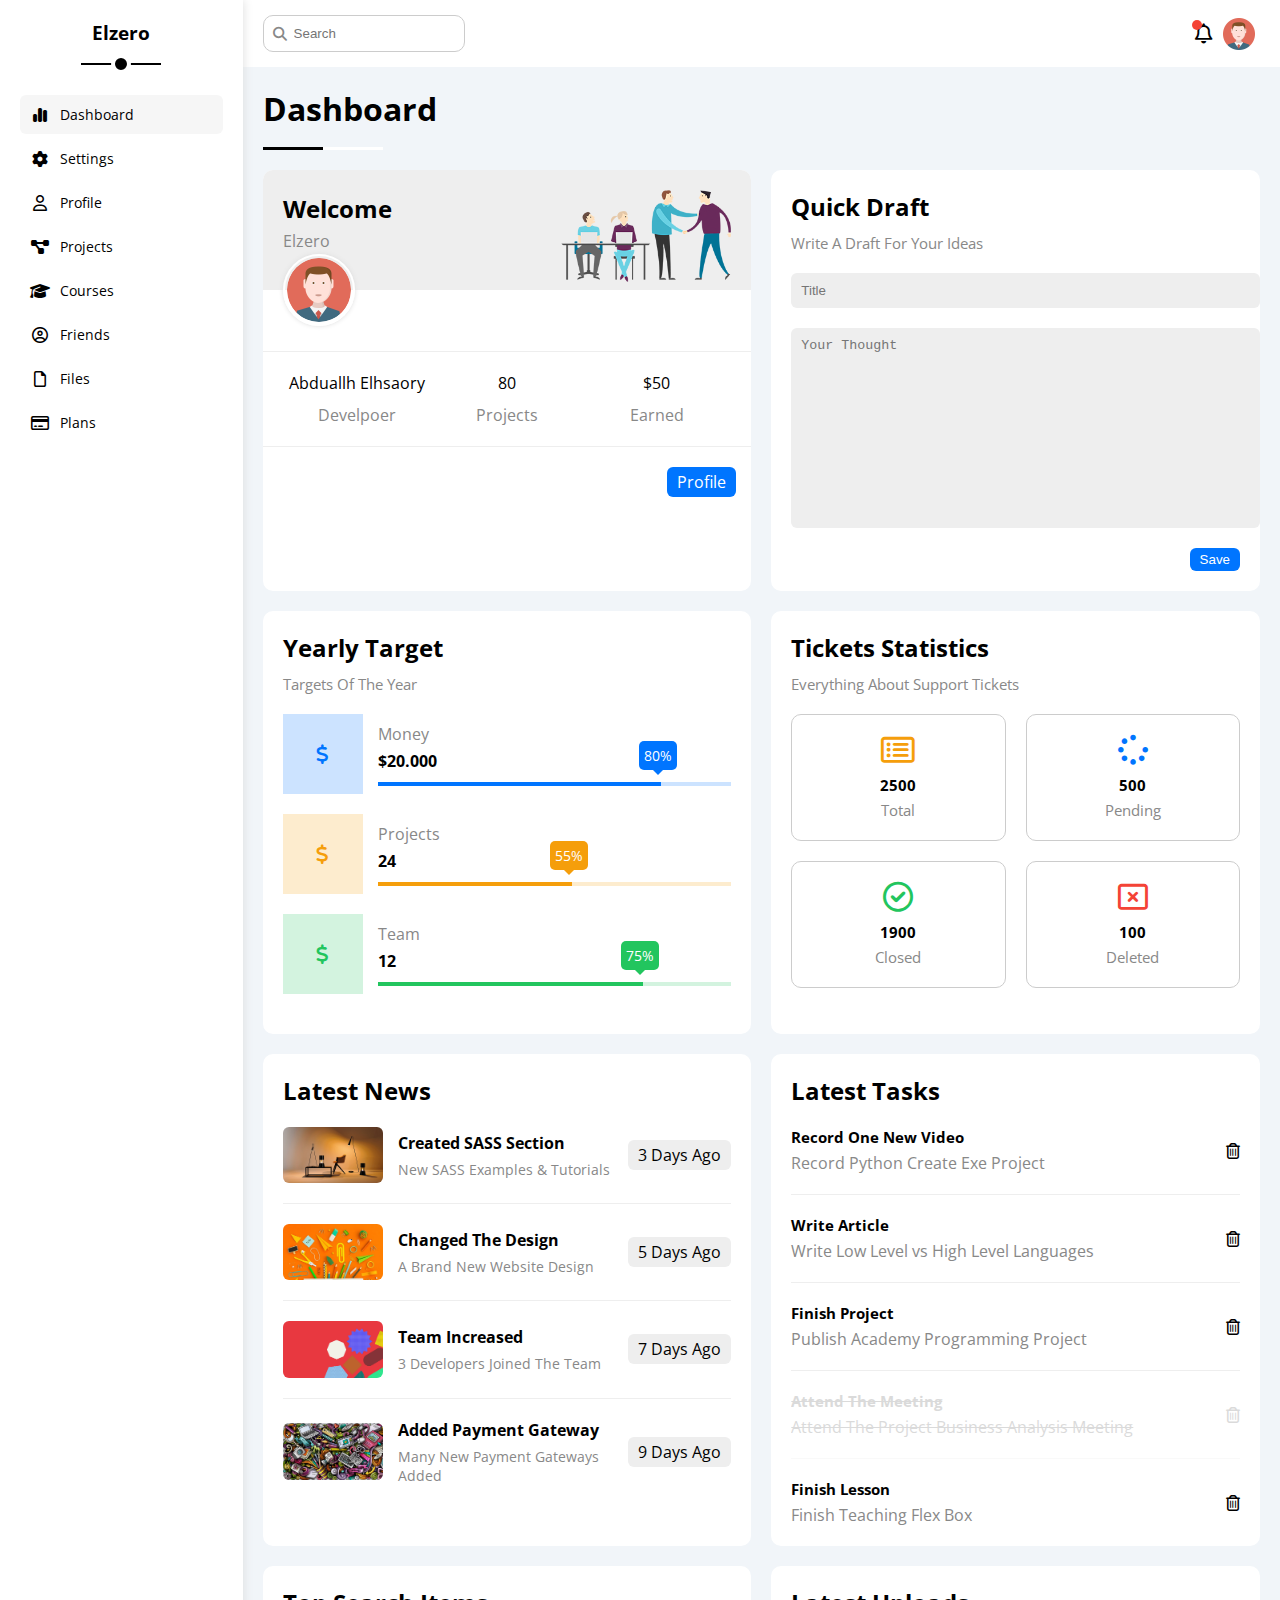
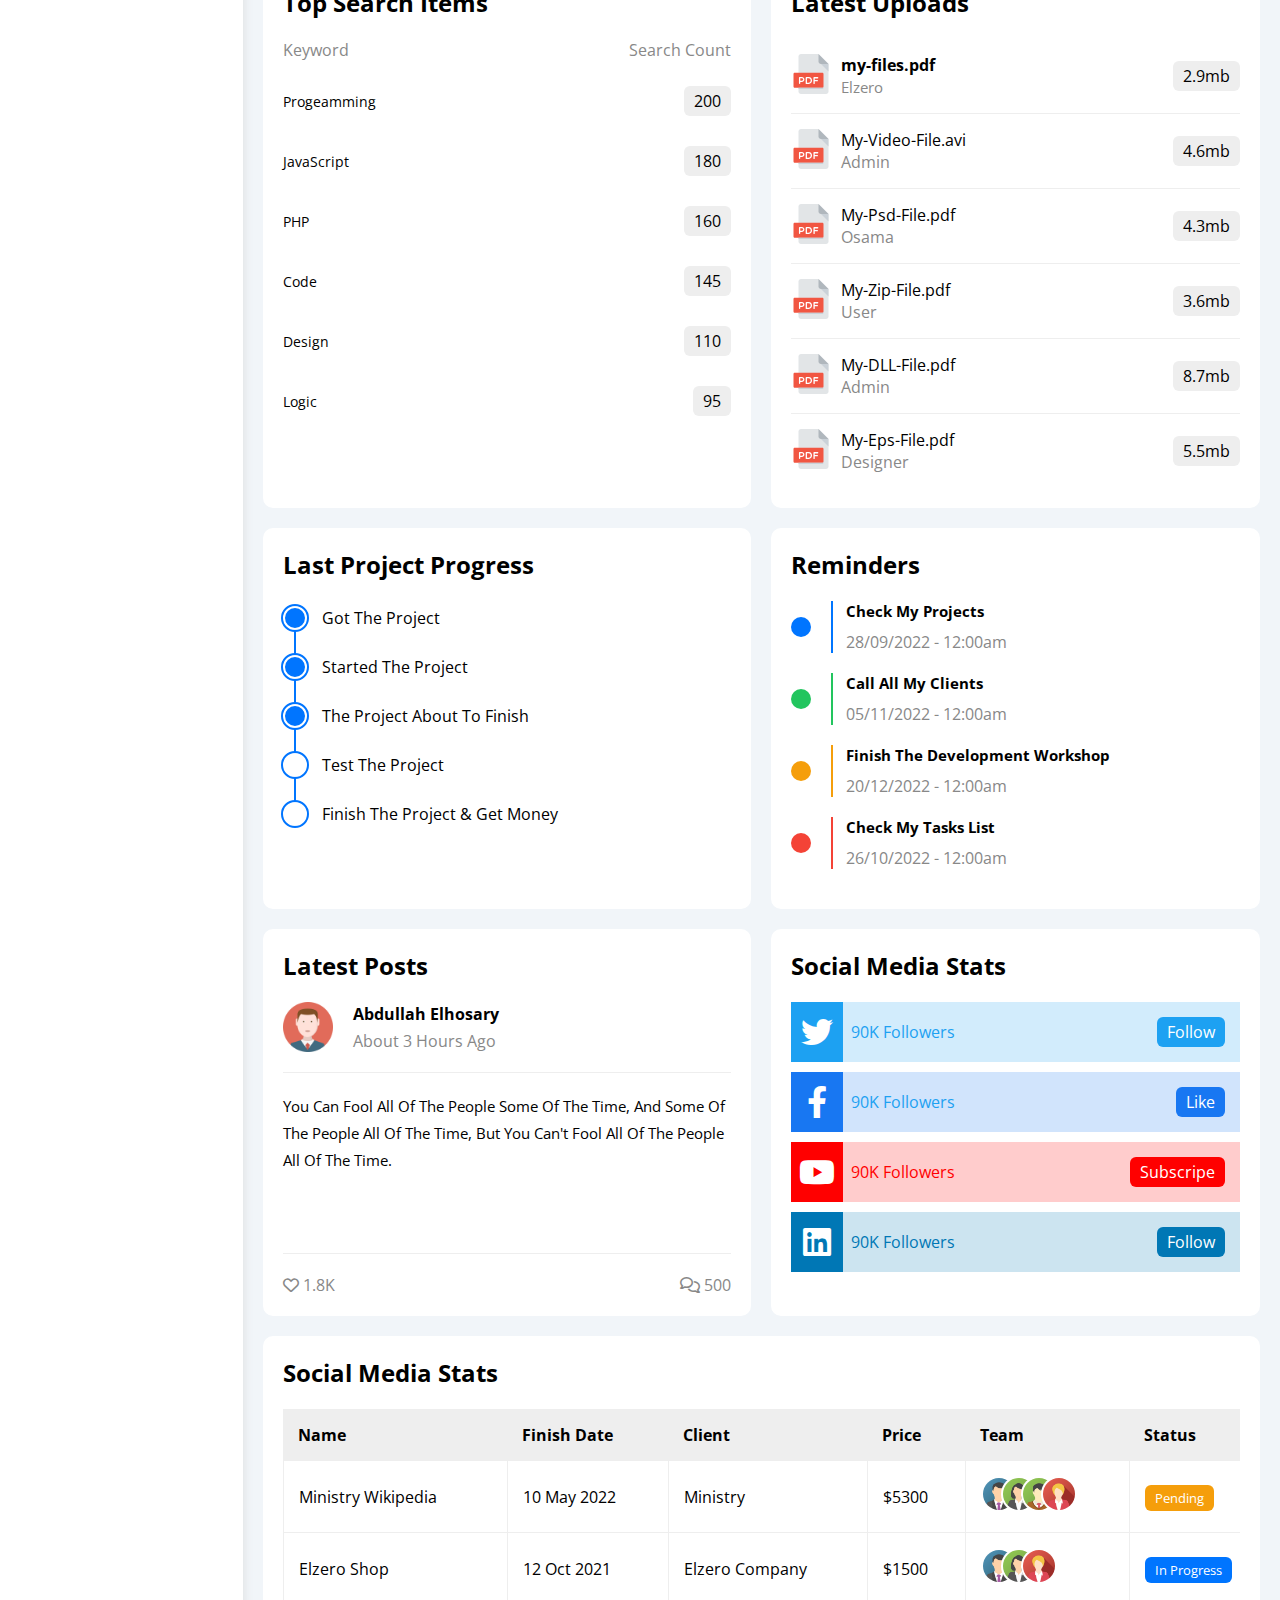
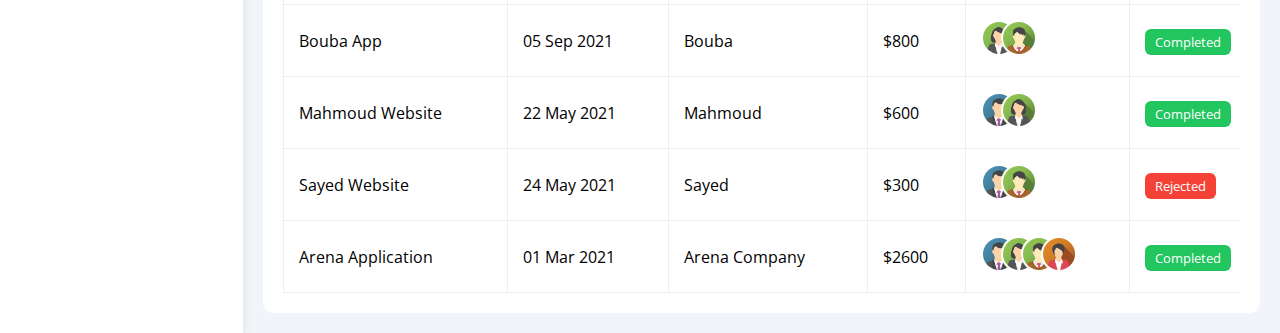
<file: index.html>
<!DOCTYPE html>
<html lang="en">

<head>
    <meta charset="UTF-8">
    <meta name="viewport" content="width=device-width, initial-scale=1.0">
    <link rel="stylesheet" href="css/framework.css">
    <link rel="stylesheet" href="css/main.css">
    <link rel="stylesheet" href="css/all.min.css">
    <link rel="preconnect" href="https://fonts.googleapis.com">
    <link rel="preconnect" href="https://fonts.gstatic.com" crossorigin>
    <link href="https://fonts.googleapis.com/css2?family=Open+Sans:ital,wght@0,300..800;1,300..800&display=swap"
        rel="stylesheet">
    <title>Dashboard</title>
</head>

<body>

    <div class="page d-flex">
        <div class="sidebar bg-white p-20 p-relative">
            <h3 class="p-relative text-c mt-0">Elzero</h3>
            <ul class="p-0 list-none">
                <li>
                    <a href="index.html" class="active d-flex align-center fs-14 c-black rad-6 p-10">
                        <i class="fa-solid fa-chart-simple fa-fw"></i>
                        <span class="hide-mobile">Dashboard</span>
                    </a>
                </li>
                <li>
                    <a class="d-flex align-center fs-14 c-black rad-6 p-10" href="settings.html">
                        <i class="fa-solid fa-gear fa-fw"></i>
                        <span class="hide-mobile">Settings</span>
                    </a>
                </li>
                <li>
                    <a class="d-flex align-center fs-14 c-black rad-6 p-10" href="profile.html">
                        <i class="fa-regular fa-user fa-fw"></i>
                        <span class="hide-mobile">Profile</span>
                    </a>
                </li>
                <li>
                    <a class="d-flex align-center fs-14 c-black rad-6 p-10" href="projects.html">
                        <i class="fa-solid fa-diagram-project fa-fw"></i>
                        <span class="hide-mobile">Projects</span>
                    </a>
                </li>
                <li>
                    <a class="d-flex align-center fs-14 c-black rad-6 p-10" href="courses.html">
                        <i class="fa-solid fa-graduation-cap fa-fw"></i>
                        <span class="hide-mobile">Courses</span>
                    </a>
                </li>
                <li>
                    <a class="d-flex align-center fs-14 c-black rad-6 p-10" href="friends.html">
                        <i class="fa-regular fa-circle-user fa-fw"></i>
                        <span class="hide-mobile">Friends</span>
                    </a>
                </li>
                <li>
                    <a class="d-flex align-center fs-14 c-black rad-6 p-10" href="files.html">
                        <i class="fa-regular fa-file fa-fw"></i>
                        <span class="hide-mobile">Files</span>
                    </a>
                </li>
                <li>
                    <a class="d-flex align-center fs-14 c-black rad-6 p-10" href="plans.html">
                        <i class="fa-regular fa-credit-card fa-fw"></i>
                        <span class="hide-mobile">Plans</span>
                    </a>
                </li>
            </ul>
        </div>

        <div class="content w-full">
            <!-- Start Head  -->

            <div class="head between-flex p-15 bg-white">
                <div class="search p-relative">
                    <input type="search " placeholder="Search" class="p-10 bor rad-10 ">
                </div>

                <div class="icons d-flex align-center">
                    <span class="notifcation p-relative">
                        <i class="fa-regular fa-bell fa-lg"></i>
                    </span>
                    <img src="imgs/avatar.png" alt="">
                </div>
            </div>

            <!-- End Head  -->
            <h1 class="p-relative">Dashboard</h1>
            <!-- Wrapper  -->
            <div class="wrapper d-grid gap-20">
                <div class="welcome bg-white rad-10 txt-c-mobile block-mobile">
                    <div class="intro p-20 mb-10 d-flex between-flex bg-eee">
                        <div>
                            <h2 class="m-0">Welcome</h2>
                            <p class="c-grey mt-5">Elzero</p>
                        </div>
                        <img src="imgs/welcome.png" alt="" class="hide-mobile">
                    </div>
                    <img src="imgs/avatar.png" alt="" class="avater">
                    <div class="body text-c d-flex p-20 mt-20 mb-20 block-mobile">
                        <div>Abduallh Elhsaory <span class="d-block c-grey fs-14 mt-10">Develpoer</span></div>
                        <div>80 <span class="d-block c-grey fs-14 mt-10">Projects</span></div>
                        <div>$50 <span class="d-block c-grey fs-14 mt-10">Earned</span></div>
                    </div>
                    <a href="profile.html"
                        class="visit d-block fs-14 bg-blue c-white b-none w-fit button-shape">Profile</a>
                </div>



                <div class="quick-draft bg-white rad-10  p-20">
                    <h2 class=" mt-0 mb-10 ">Quick Draft</h2>
                    <p class="mt-0 mb-20 c-grey f-15">Write A Draft For Your Ideas</p>
                    <form action="" class="w-full">
                        <input type="text" placeholder="Title" class="d-block mb-20  w-full p-10 b-none bg-eee rad-6">
                        <textarea placeholder="Your Thought"
                            class="d-block mb-20  w-full p-10 b-none bg-eee rad-6"></textarea>
                        <input type="submit" class="save d-block fs-14 bg-blue c-white b-none w-fit button-shape"
                            value="Save">
                    </form>
                </div>

                <div class="yearly-target bg-white rad-10  p-20">
                    <h2 class=" mt-0 mb-10 ">Yearly Target</h2>
                    <p class="mt-0 mb-20 c-grey f-15">Targets Of The Year</p>
                    <div class="target  rad-10 bg-white">
                        <div class="target-row mb-20 between-flex blue blue">
                            <div class="icon flex-center">
                                <i class="fa-solid fa-dollar-sign fa-lg c-blue"></i>
                            </div>
                            <div class="details">
                                <span class="fs-14 c-grey">Money</span>
                                <span class="d-block mt-5 mb-10 fw-bold">$20.000</span>
                                <div class="process p-relative">
                                    <span class="bg-blue blue" style="width: 80%;">
                                        <span class="bg-blue">80%</span>
                                    </span>
                                </div>
                            </div>
                        </div>
                        <div class="target-row mb-20 between-flex orange orange">
                            <div class="icon flex-center">
                                <i class="fa-solid fa-dollar-sign fa-lg c-orange"></i>
                            </div>
                            <div class="details">
                                <span class="fs-14 c-grey">Projects</span>
                                <span class="d-block mt-5 mb-10 fw-bold">24</span>
                                <div class="process p-relative">
                                    <span class="bg-orange orange" style="width: 55%;">
                                        <span class="bg-orange">55%</span>
                                    </span>
                                </div>
                            </div>
                        </div>
                        <div class="target-row mb-20 between-flex green green">
                            <div class="icon flex-center">
                                <i class="fa-solid fa-dollar-sign fa-lg c-green"></i>
                            </div>
                            <div class="details">
                                <span class="fs-14 c-grey">Team</span>
                                <span class="d-block mt-5 mb-10 fw-bold">12</span>
                                <div class="process p-relative">
                                    <span class="bg-green green" style="width: 75%;">
                                        <span class="bg-green">75%</span>
                                    </span>
                                </div>
                            </div>
                        </div>
                    </div>
                </div>

                <div class="tickets bg-white rad-10  p-20">
                    <h2 class="mt-0 mb-10">Tickets Statistics</h2>
                    <p class="mt-0 mb-20 c-grey f-15">Everything About Support Tickets</p>
                    <div class="d-flex text-c gap-20 f-15 f-wrap">
                        <div class="box p-20 rad-10 fs-13 c-grey">
                            <i class="fa-regular fa-rectangle-list fa-2x mb-10 c-orange"></i>
                            <span class="d-block c-black fw-bold fs-25 mb-5">2500</span>
                            Total
                        </div>

                        <div class="box p-20 rad-10 fs-13 c-grey">
                            <i class="fa-solid fa-spinner fa-2x mb-10 c-blue"></i>
                            <span class="d-block c-black fw-bold fs-25 mb-5">500</span>
                            Pending
                        </div>
                        <div class="box p-20 rad-10 fs-13 c-grey">
                            <i class="fa-regular fa-circle-check fa-2x mb-10 c-green"></i>
                            <span class="d-block c-black fw-bold fs-25 mb-5">1900</span>
                            Closed
                        </div>
                        <div class="box p-20 rad-10 fs-13 c-grey">
                            <i class="fa-regular fa-rectangle-xmark fa-2x mb-10 c-red"></i>
                            <span class="d-block c-black fw-bold fs-25 mb-5">100</span>
                            Deleted
                        </div>
                    </div>
                </div>

                <div class="latest-news bg-white rad-10  p-20 txt-c-mobile">
                    <h2 class=" mt-0 mb-20 ">Latest News</h2>
                    <div class="news-row d-flex align-center">
                        <img src="./imgs/news-01.png" alt="">
                        <div class="info ">
                            <h3>Created SASS Section</h3>
                            <p class="m-0 f-14 c-grey">New SASS Examples & Tutorials</p>
                        </div>
                        <div class="date button-shape bg-eee fs-13 label">3 Days Ago</div>
                    </div>

                    <div class="news-row d-flex align-center">
                        <img src="./imgs/news-02.png" alt="">
                        <div class="info ">
                            <h3>Changed The Design</h3>
                            <p class="m-0 f-14 c-grey">A Brand New Website Design</p>
                        </div>
                        <div class="date button-shape bg-eee fs-13 label">5 Days Ago</div>
                    </div>

                    <div class="news-row d-flex align-center">
                        <img src="./imgs/news-03.png" alt="">
                        <div class="info ">
                            <h3>Team Increased</h3>
                            <p class="m-0 f-14 c-grey">3 Developers Joined The Team</p>
                        </div>
                        <div class="date button-shape bg-eee fs-13 label">7 Days Ago</div>
                    </div>

                    <div class="news-row d-flex align-center">
                        <img src="./imgs/news-04.png" alt="">
                        <div class="info ">
                            <h3>Added Payment Gateway</h3>
                            <p class="m-0 f-14 c-grey">Many New Payment Gateways Added</p>
                        </div>
                        <div class="date button-shape bg-eee fs-13 label">9 Days Ago</div>
                    </div>
                </div>
                <!-- End NEws -->
                <!-- Start Tasks -->
                <div class="tasks bg-white rad-10  p-20 ">
                    <h2 class="mt-0 mb-20 ">Latest Tasks</h2>
                    <div class="tasks-row between-flex">
                        <div class="info">
                            <h3 class="mt-0 mb-5 f-15">Record One New Video</h3>
                            <p class="m-0 c-grey">Record Python Create Exe Project</p>
                        </div>
                        <i class="fa-regular fa-trash-can delete"></i>
                    </div>

                    <div class="tasks-row between-flex">
                        <div class="info">
                            <h3 class="mt-0 mb-5 f-15">Write Article</h3>
                            <p class="m-0 c-grey">Write Low Level vs High Level Languages</p>
                        </div>
                        <i class="fa-regular fa-trash-can delete"></i>
                    </div>

                    <div class="tasks-row between-flex">
                        <div class="info">
                            <h3 class="mt-0 mb-5 f-15">Finish Project</h3>
                            <p class="m-0 c-grey">Publish Academy Programming Project</p>
                        </div>
                        <i class="fa-regular fa-trash-can delete"></i>
                    </div>

                    <div class="tasks-row between-flex done">
                        <div class="info">
                            <h3 class="mt-0 mb-5 f-15">Attend The Meeting</h3>
                            <p class="m-0 c-grey">Attend The Project Business Analysis Meeting</p>
                        </div>
                        <i class="fa-regular fa-trash-can delete"></i>
                    </div>

                    <div class="tasks-row between-flex">
                        <div class="info">
                            <h3 class="mt-0 mb-5 f-15">Finish Lesson</h3>
                            <p class="m-0 c-grey">Finish Teaching Flex Box</p>
                        </div>
                        <i class="fa-regular fa-trash-can delete"></i>
                    </div>
                </div>
                <!-- End Tasks -->

                <!-- Search Count -->
                <div class="tasks bg-white rad-10  p-20 ">
                    <h2 class="mt-0 mb-20 ">Top Search Items</h2>
                    <div class="search-row-head between-flex c-grey mb-10">
                        <div>Keyword</div>
                        <div>Search Count</div>
                    </div>

                    <div class="search-row between-flex pt-15 pb-15">
                        <span class="f-13">Progeamming</span>
                        <span class="button-shape bg-eee">200</span>
                    </div>

                    <div class="search-row between-flex pt-15 pb-15">
                        <span class="f-13">JavaScript</span>
                        <span class="button-shape bg-eee">180</span>
                    </div>

                    <div class="search-row between-flex pt-15 pb-15">
                        <span class="f-13">PHP</span>
                        <span class="button-shape bg-eee">160</span>
                    </div>

                    <div class="search-row between-flex pt-15 pb-15">
                        <span class="f-13">Code</span>
                        <span class="button-shape bg-eee">145</span>
                    </div>

                    <div class="search-row between-flex pt-15 pb-15">
                        <span class="f-13">Design</span>
                        <span class="button-shape bg-eee">110</span>
                    </div>

                    <div class="search-row between-flex pt-15 pb-15">
                        <span class="f-13">Logic</span>
                        <span class="button-shape bg-eee">95</span>
                    </div>


                </div>
                <!-- Search Count -->

                <!-- Uploads -->
                <div class="uploads bg-white rad-10  p-20 ">
                    <h2 class="mt-0 mb-20 ">Latest Uploads</h2>


                    <div class="uploads-row between-flex pt-15 pb-15">
                        <div class="d-flex">
                            <img src="/imgs/pdf.svg" alt="" class="mr-10">
                            <div class="info ml-10">
                                <span class="d-block fw-bold">my-files.pdf</span>
                                <span class="f-15 c-grey">Elzero</span>
                            </div>
                        </div>
                        <span class="button-shape bg-eee">2.9mb</span>
                    </div>

                    <div class="uploads-row between-flex pt-15 pb-15">
                        <div class="d-flex">
                            <img src="/imgs/pdf.svg" alt="" class="mr-10">
                            <div class="info ml-10">
                                <span class="d-block">My-Video-File.avi</span>
                                <span class="fs-15 c-grey">Admin</span>
                            </div>
                        </div>
                        <span class="button-shape bg-eee">4.6mb</span>
                    </div>

                    <div class="uploads-row between-flex pt-15 pb-15">
                        <div class="d-flex">
                            <img src="/imgs/pdf.svg" alt="" class="mr-10">
                            <div class="info ml-10">
                                <span class="d-block">My-Psd-File.pdf</span>
                                <span class="fs-15 c-grey">Osama</span>
                            </div>
                        </div>
                        <span class="button-shape bg-eee">4.3mb</span>
                    </div>

                    <div class="uploads-row between-flex pt-15 pb-15">
                        <div class="d-flex">
                            <img src="/imgs/pdf.svg" alt="" class="mr-10">
                            <div class="info ml-10">
                                <span class="d-block">My-Zip-File.pdf</span>
                                <span class="fs-15 c-grey">User</span>
                            </div>
                        </div>
                        <span class="button-shape bg-eee">3.6mb</span>
                    </div>

                    <div class="uploads-row between-flex pt-15 pb-15">
                        <div class="d-flex">
                            <img src="/imgs/pdf.svg" alt="" class="mr-10">
                            <div class="info ml-10">
                                <span class="d-block">My-DLL-File.pdf</span>
                                <span class="fs-15 c-grey">Admin</span>
                            </div>
                        </div>
                        <span class="button-shape bg-eee">8.7mb</span>
                    </div>

                    <div class="uploads-row between-flex pt-15 pb-15">
                        <div class="d-flex">
                            <img src="/imgs/pdf.svg" alt="" class="mr-10">
                            <div class="info ml-10">
                                <span class="d-block">My-Eps-File.pdf</span>
                                <span class="fs-15 c-grey">Designer</span>
                            </div>
                        </div>
                        <span class="button-shape bg-eee">5.5mb</span>
                    </div>


                </div>
                <!-- Uploads -->

                <!-- Projects -->
                <div class="projects bg-white rad-10  p-20 p-relative">
                    <h2 class="mt-0 mb-20 ">Last Project Progress</h2>

                    <ul class="m-0 p-relative">
                        <li class="mt-25 d-flex align-center done">Got The Project</li>
                        <li class="mt-25 d-flex align-center done">Started The Project</li>
                        <li class="mt-25 d-flex align-center done">The Project About To Finish</li>
                        <li class="mt-25 d-flex align-center current">Test The Project</li>
                        <li class="mt-25 d-flex align-center">Finish The Project & Get Money</li>
                    </ul>

                </div>
                <!-- Projects -->

                <!-- Reminders -->
                <div class="reminders bg-white rad-10  p-20 p-relative">
                    <h2 class="mt-0 mb-20 ">Reminders</h2>

                    <ul class="m-0 ">
                        <li class="pl-25 p-relative blue mb-20">
                            <span class="f-15 d-block fw-bold mb-10">Check My Projects</span>
                            <span class="c-grey">28/09/2022 - 12:00am</span>
                        </li>
                        <li class="pl-25 p-relative green mb-20">
                            <span class="f-15 d-block fw-bold mb-10">Call All My Clients</span>
                            <span class="c-grey">05/11/2022 - 12:00am</span>
                        </li>

                        <li class="pl-25 p-relative orange mb-20">
                            <span class="f-15 d-block fw-bold mb-10">Finish The Development Workshop</span>
                            <span class="c-grey">20/12/2022 - 12:00am</span>
                        </li>

                        <li class="pl-25 p-relative red mb-20">
                            <span class="f-15 d-block fw-bold mb-10">Check My Tasks List</span>
                            <span class="c-grey">26/10/2022 - 12:00am</span>
                        </li>
                    </ul>

                </div>
                <!-- Reminders -->

                <!-- Posts -->
                <div class="posts bg-white rad-10  p-20 p-relative">
                    <h2 class="mt-0 mb-20 ">Latest Posts</h2>

                    <div class="person gap-20 d-flex align-center">
                        <img src="/imgs/avatar.png" alt="">
                        <div class="info">
                            <span class=" d-block fw-bold mb-5">Abdullah Elhosary</span>
                            <span class=" c-grey">
                                About 3 Hours Ago
                            </span>
                        </div>
                    </div>

                    <div class="text txt-c-mobile f-15 pt-20 pb-20 mt-20 mb-20">
                        You can fool all of the people some of the time, and some of the people all of the time, but you
                        can't fool all of the
                        people all of the time.
                    </div>

                    <div class="post-stats between-flex c-grey">
                        <div>
                            <i class="fa-regular fa-heart"></i>
                            <span>1.8K</span>
                        </div>
                        <div>
                            <i class="fa-regular fa-comments"></i>
                            <span>500</span>
                        </div>
                    </div>



                </div>
                <!--End Posts -->

                <!-- Start Social -->
                <div class="social bg-white rad-10  p-20 ">
                    <h2 class="mt-0 mb-20 ">Social Media Stats</h2>
                    <div class="social-row between-flex p-relative p-15 mb-10 twitter">
                        <i class="fa-brands fa-twitter  flex-center h-full c-white fa-2x "></i>
                        <span>90K Followers</span>
                        <a class="button-shape c-white">Follow</a>
                    </div>

                    <div class="social-row between-flex p-relative p-15 mb-10 facebook">
                        <i class="fa-brands fa-facebook-f flex-center h-full c-white fa-2x "></i>
                        <span>90K Followers</span>
                        <a class="button-shape c-white">Like</a>
                    </div>


                    <div class="social-row between-flex p-relative p-15 mb-10 youtube">
                        <i class="fa-brands fa-youtube flex-center h-full c-white fa-2x "></i>
                        <span>90K Followers</span>
                        <a class="button-shape c-white">Subscripe</a>
                    </div>

                    <div class="social-row between-flex p-relative p-15 mb-10 linkedin">
                        <i class="fa-brands fa-linkedin flex-center h-full c-white fa-2x "></i>
                        <span>90K Followers</span>
                        <a class="button-shape c-white">Follow</a>
                    </div>
                </div>
                <!-- End Social -->

                


            </div>
            <!-- Wrapper  -->
            <!-- Start Table -->
            <div class="projects p-20 bg-white rad-10 m-20">
                <h2 class="mt-0 mb-20 ">Social Media Stats</h2>
                <div class="responsive-table">
                    <table class="fs-15 w-full">
                        <thead>
                            <tr>
                                <td>Name</td>
                                <td>Finish Date</td>
                                <td>Client</td>
                                <td>Price</td>
                                <td>Team</td>
                                <td>Status</td>
                                </td>
                        </thead>
                        <tbody>
                            <tr>
                                <td>Ministry Wikipedia</td>
                                <td>10 May 2022</td>
                                <td>Ministry</td>
                                <td>$5300</td>
                                <td>
                                    <img src="imgs/team-01.png" alt="" />
                                    <img src="imgs/team-02.png" alt="" />
                                    <img src="imgs/team-03.png" alt="" />
                                    <img src="imgs/team-05.png" alt="" />
                                </td>
                                <td>
                                    <span class="label button-shape bg-orange c-white">Pending</span>
                                </td>
                            </tr>
                            <tr>
                                <td>Elzero Shop</td>
                                <td>12 Oct 2021</td>
                                <td>Elzero Company</td>
                                <td>$1500</td>
                                <td>
                                    <img src="imgs/team-01.png" alt="" />
                                    <img src="imgs/team-02.png" alt="" />
                                    <img src="imgs/team-05.png" alt="" />
                                </td>
                                <td><span class="label button-shape bg-blue c-white">In Progress</span></td>
                            </tr>
                            <tr>
                                <td>Bouba App</td>
                                <td>05 Sep 2021</td>
                                <td>Bouba</td>
                                <td>$800</td>
                                <td>
                                    <img src="imgs/team-02.png" alt="" />
                                    <img src="imgs/team-03.png" alt="" />
                                </td>
                                <td><span class="label button-shape bg-green c-white">Completed</span></td>
                            </tr>
                            <tr>
                                <td>Mahmoud Website</td>
                                <td>22 May 2021</td>
                                <td>Mahmoud</td>
                                <td>$600</td>
                                <td>
                                    <img src="imgs/team-01.png" alt="" />
                                    <img src="imgs/team-02.png" alt="" />
                                </td>
                                <td><span class="label button-shape bg-green c-white">Completed</span></td>
                            </tr>
                            <tr>
                                <td>Sayed Website</td>
                                <td>24 May 2021</td>
                                <td>Sayed</td>
                                <td>$300</td>
                                <td>
                                    <img src="imgs/team-01.png" alt="" />
                                    <img src="imgs/team-03.png" alt="" />
                                </td>
                                <td><span class="label button-shape bg-red c-white">Rejected</span></td>
                            </tr>
                            <tr>
                                <td>Arena Application</td>
                                <td>01 Mar 2021</td>
                                <td>Arena Company</td>
                                <td>$2600</td>
                                <td>
                                    <img src="imgs/team-01.png" alt="" />
                                    <img src="imgs/team-02.png" alt="" />
                                    <img src="imgs/team-03.png" alt="" />
                                    <img src="imgs/team-04.png" alt="" />
                                </td>
                                <td><span class="label button-shape bg-green c-white">Completed</span></td>
                            </tr>
                        </tbody>
                    </table>
                </div>
            </div>
            
            <!-- End Table -->
             
            <!-- Qucik Draft  -->
            <div class="quick-draft">

            </div>

            <!-- Qucik Draft  -->
        </div>

    </div>

    <script src="./test.js"></script>
</body>

</html>
</file>
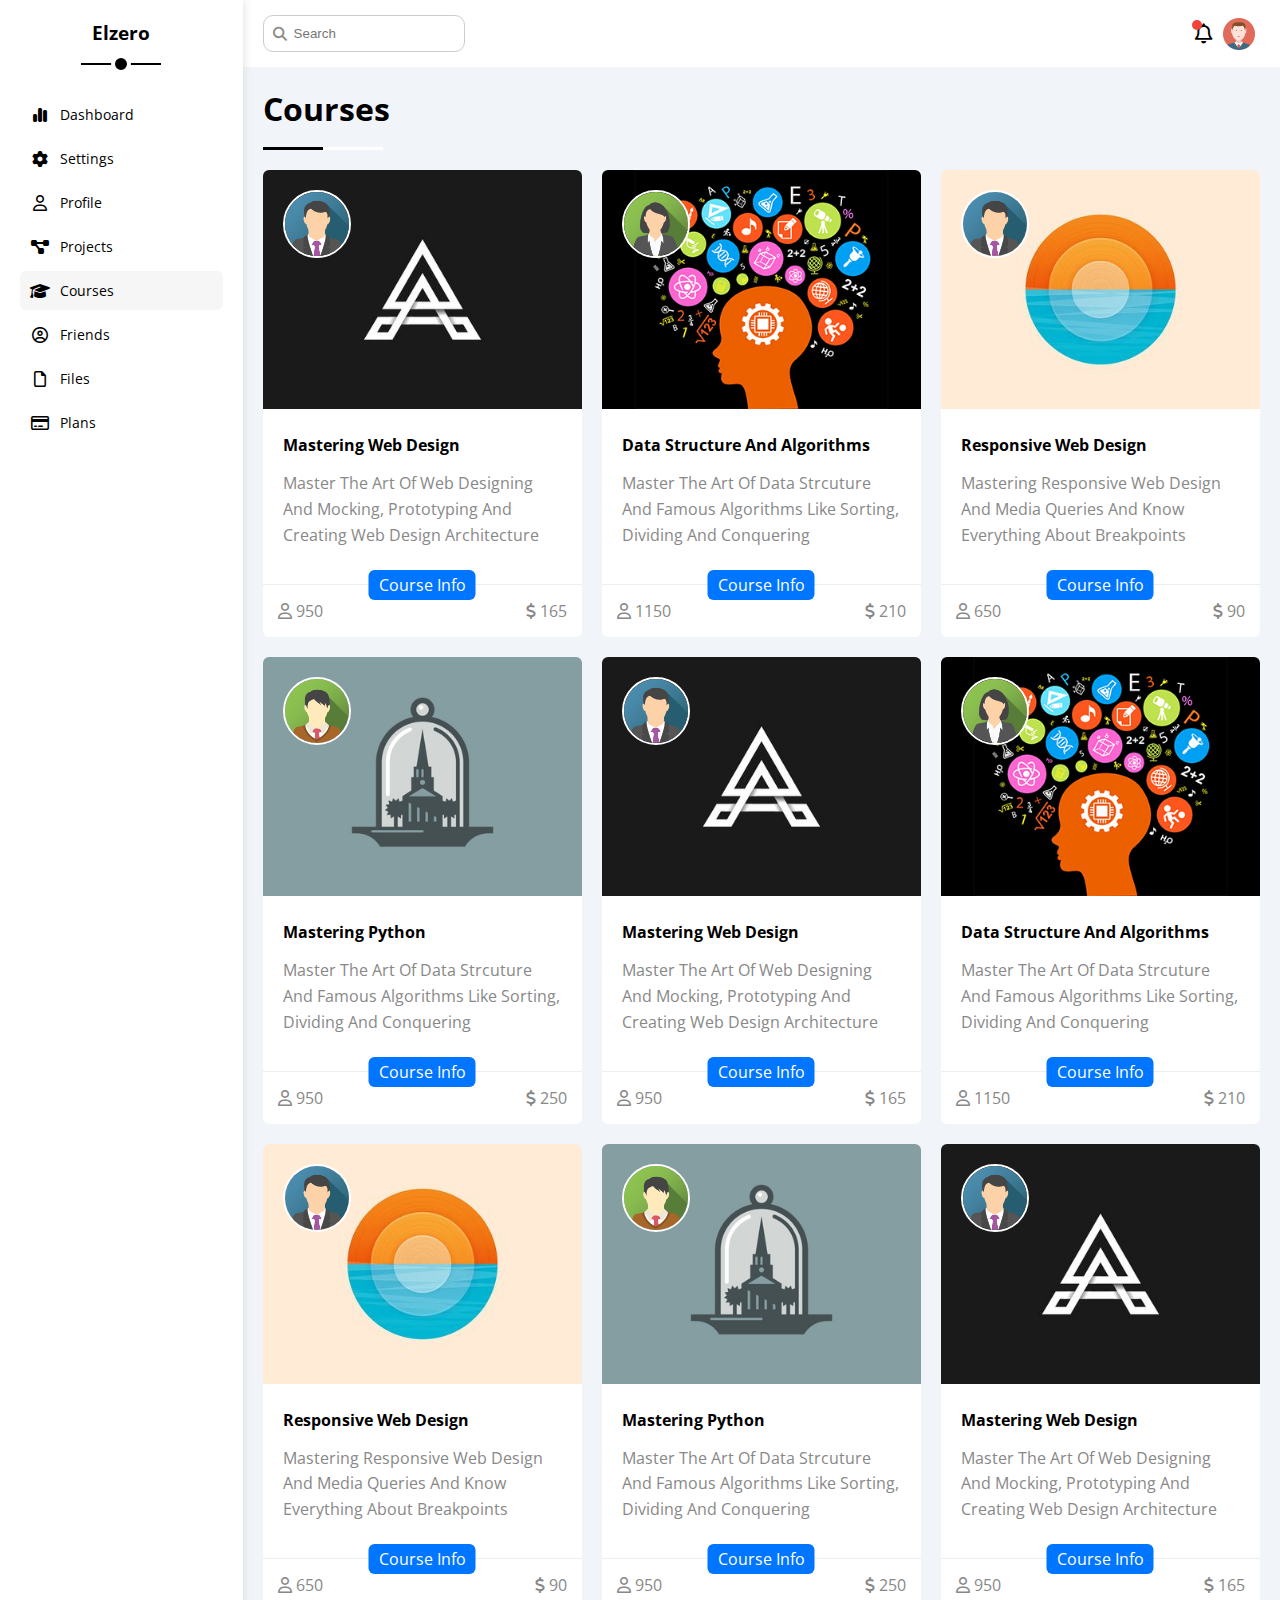
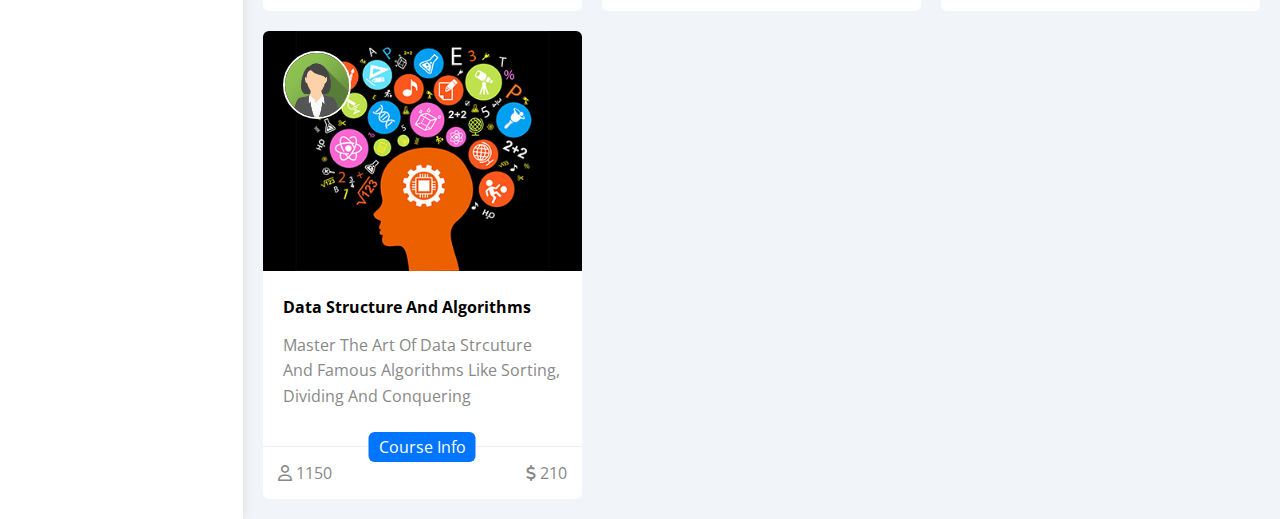
<file: courses.html>
<!DOCTYPE html>
<html lang="en">

<head>
    <meta charset="UTF-8">
    <meta name="viewport" content="width=device-width, initial-scale=1.0">
    <link rel="stylesheet" href="css/framework.css">
    <link rel="stylesheet" href="css/main.css">
    <link rel="stylesheet" href="css/all.min.css">
    <link rel="preconnect" href="https://fonts.googleapis.com">
    <link rel="preconnect" href="https://fonts.gstatic.com" crossorigin>
    <link href="https://fonts.googleapis.com/css2?family=Open+Sans:ital,wght@0,300..800;1,300..800&display=swap"
        rel="stylesheet">
    <title>Courses</title>
</head>

<body>

    <div class="page d-flex">
        <div class="sidebar bg-white p-20 p-relative">
            <h3 class="p-relative text-c mt-0">Elzero</h3>
            <ul class="p-0 list-none">
                <li>
                    <a href="index.html" class=" d-flex align-center fs-14 c-black rad-6 p-10">
                        <i class="fa-solid fa-chart-simple fa-fw"></i>
                        <span class="hide-mobile">Dashboard</span>
                    </a>
                </li>
                <li>
                    <a class="d-flex align-center fs-14 c-black rad-6 p-10" href="settings.html">
                        <i class="fa-solid fa-gear fa-fw"></i>
                        <span class="hide-mobile">Settings</span>
                    </a>
                </li>
                <li>
                    <a class="d-flex align-center fs-14 c-black rad-6 p-10" href="profile.html">
                        <i class="fa-regular fa-user fa-fw"></i>
                        <span class="hide-mobile">Profile</span>
                    </a>
                </li>
                <li>
                    <a class="d-flex align-center fs-14 c-black rad-6 p-10" href="projects.html">
                        <i class="fa-solid fa-diagram-project fa-fw"></i>
                        <span class="hide-mobile">Projects</span>
                    </a>
                </li>
                <li>
                    <a class="active d-flex align-center fs-14 c-black rad-6 p-10" href="courses.html">
                        <i class="fa-solid fa-graduation-cap fa-fw"></i>
                        <span class="hide-mobile">Courses</span>
                    </a>
                </li>
                <li>
                    <a class="d-flex align-center fs-14 c-black rad-6 p-10" href="friends.html">
                        <i class="fa-regular fa-circle-user fa-fw"></i>
                        <span class="hide-mobile">Friends</span>
                    </a>
                </li>
                <li>
                    <a class="d-flex align-center fs-14 c-black rad-6 p-10" href="files.html">
                        <i class="fa-regular fa-file fa-fw"></i>
                        <span class="hide-mobile">Files</span>
                    </a>
                </li>
                <li>
                    <a class="d-flex align-center fs-14 c-black rad-6 p-10" href="plans.html">
                        <i class="fa-regular fa-credit-card fa-fw"></i>
                        <span class="hide-mobile">Plans</span>
                    </a>
                </li>
            </ul>
        </div>

        <div class="content w-full">
            <!-- Start Head  -->

            <div class="head between-flex p-15 bg-white">
                <div class="search p-relative">
                    <input type="search " placeholder="Search" class="p-10 bor rad-10 ">
                </div>

                <div class="icons d-flex align-center">
                    <span class="notifcation p-relative">
                        <i class="fa-regular fa-bell fa-lg"></i>
                    </span>
                    <img src="imgs/avatar.png" alt="">
                </div>
            </div>

            <!-- End Head  -->
            <h1 class="p-relative">Courses</h1>
            <div class="courses-page d-grid m-20 gap-20">
                <div class="course bg-white p-relative rad-6">
                    <img src="imgs/course-01.jpg" class="cover">
                    <img src="imgs/team-01.png" class="instructor">
                    <div class="p-20">
                        <h4 class="m-0">Mastering Web Design</h4>
                        <p class="description c-grey fs-15 mt-15">
                            Master The Art Of Web Designing And Mocking, Prototyping And Creating Web Design
                            Architecture
                        </p>
                    </div>

                    <div class="info p-15 p-relative between-flex">
                        <span class="title bg-blue c-white button-shape">
                            Course Info
                        </span>

                        <span class="c-grey">
                            <i class="fa-regular fa-user"></i>
                            950
                        </span>
                        <span class="c-grey">
                            <i class="fa-solid fa-dollar-sign"></i>
                            165
                        </span>
                    </div>
                </div>

                <div class="course bg-white rad-6 p-relative">
                    <img class="cover" src="imgs/course-02.jpg" alt="" />
                    <img class="instructor" src="imgs/team-02.png" alt="" />
                    <div class="p-20">
                        <h4 class="m-0">Data Structure And Algorithms</h4>
                        <p class="description c-grey mt-15 fs-14">
                            Master The Art Of Data Strcuture And Famous Algorithms Like Sorting, Dividing And Conquering
                        </p>
                    </div>
                    <div class="info p-15 p-relative between-flex">
                        <span class="title bg-blue c-white button-shape">Course Info</span>
                        <span class="c-grey"> <i class="fa-regular fa-user"></i> 1150</span>
                        <span class="c-grey"><i class="fa-solid fa-dollar-sign"></i> 210</span>
                    </div>
                </div>
                <div class="course bg-white rad-6 p-relative">
                    <img class="cover" src="imgs/course-03.jpg" alt="" />
                    <img class="instructor" src="imgs/team-01.png" alt="" />
                    <div class="p-20">
                        <h4 class="m-0">Responsive Web Design</h4>
                        <p class="description c-grey mt-15 fs-14">
                            Mastering Responsive Web Design And Media Queries And Know Everything About Breakpoints
                        </p>
                    </div>
                    <div class="info p-15 p-relative between-flex">
                        <span class="title bg-blue c-white button-shape">Course Info</span>
                        <span class="c-grey"> <i class="fa-regular fa-user"></i> 650</span>
                        <span class="c-grey"><i class="fa-solid fa-dollar-sign"></i> 90</span>
                    </div>
                </div>
                <div class="course bg-white rad-6 p-relative">
                    <img class="cover" src="imgs/course-04.jpg" alt="" />
                    <img class="instructor" src="imgs/team-03.png" alt="" />
                    <div class="p-20">
                        <h4 class="m-0">Mastering Python</h4>
                        <p class="description c-grey mt-15 fs-14">
                            Master The Art Of Data Strcuture And Famous Algorithms Like Sorting, Dividing And Conquering
                        </p>
                    </div>
                    <div class="info p-15 p-relative between-flex">
                        <span class="title bg-blue c-white button-shape">Course Info</span>
                        <span class="c-grey"> <i class="fa-regular fa-user"></i> 950</span>
                        <span class="c-grey"><i class="fa-solid fa-dollar-sign"></i> 250</span>
                    </div>
                </div>

                <div class="course bg-white p-relative rad-6">
                    <img src="imgs/course-01.jpg" class="cover">
                    <img src="imgs/team-01.png" class="instructor">
                    <div class="p-20">
                        <h4 class="m-0">Mastering Web Design</h4>
                        <p class="description c-grey fs-15 mt-15">
                            Master The Art Of Web Designing And Mocking, Prototyping And Creating Web Design
                            Architecture
                        </p>
                    </div>

                    <div class="info p-15 p-relative between-flex">
                        <span class="title bg-blue c-white button-shape">
                            Course Info
                        </span>

                        <span class="c-grey">
                            <i class="fa-regular fa-user"></i>
                            950
                        </span>
                        <span class="c-grey">
                            <i class="fa-solid fa-dollar-sign"></i>
                            165
                        </span>
                    </div>
                </div>

                <div class="course bg-white rad-6 p-relative">
                    <img class="cover" src="imgs/course-02.jpg" alt="" />
                    <img class="instructor" src="imgs/team-02.png" alt="" />
                    <div class="p-20">
                        <h4 class="m-0">Data Structure And Algorithms</h4>
                        <p class="description c-grey mt-15 fs-14">
                            Master The Art Of Data Strcuture And Famous Algorithms Like Sorting, Dividing And Conquering
                        </p>
                    </div>
                    <div class="info p-15 p-relative between-flex">
                        <span class="title bg-blue c-white button-shape">Course Info</span>
                        <span class="c-grey"> <i class="fa-regular fa-user"></i> 1150</span>
                        <span class="c-grey"><i class="fa-solid fa-dollar-sign"></i> 210</span>
                    </div>
                </div>
                <div class="course bg-white rad-6 p-relative">
                    <img class="cover" src="imgs/course-03.jpg" alt="" />
                    <img class="instructor" src="imgs/team-01.png" alt="" />
                    <div class="p-20">
                        <h4 class="m-0">Responsive Web Design</h4>
                        <p class="description c-grey mt-15 fs-14">
                            Mastering Responsive Web Design And Media Queries And Know Everything About Breakpoints
                        </p>
                    </div>
                    <div class="info p-15 p-relative between-flex">
                        <span class="title bg-blue c-white button-shape">Course Info</span>
                        <span class="c-grey"> <i class="fa-regular fa-user"></i> 650</span>
                        <span class="c-grey"><i class="fa-solid fa-dollar-sign"></i> 90</span>
                    </div>
                </div>
                <div class="course bg-white rad-6 p-relative">
                    <img class="cover" src="imgs/course-04.jpg" alt="" />
                    <img class="instructor" src="imgs/team-03.png" alt="" />
                    <div class="p-20">
                        <h4 class="m-0">Mastering Python</h4>
                        <p class="description c-grey mt-15 fs-14">
                            Master The Art Of Data Strcuture And Famous Algorithms Like Sorting, Dividing And Conquering
                        </p>
                    </div>
                    <div class="info p-15 p-relative between-flex">
                        <span class="title bg-blue c-white button-shape">Course Info</span>
                        <span class="c-grey"> <i class="fa-regular fa-user"></i> 950</span>
                        <span class="c-grey"><i class="fa-solid fa-dollar-sign"></i> 250</span>
                    </div>
                </div>



                <div class="course bg-white p-relative rad-6">
                    <img src="imgs/course-01.jpg" class="cover">
                    <img src="imgs/team-01.png" class="instructor">
                    <div class="p-20">
                        <h4 class="m-0">Mastering Web Design</h4>
                        <p class="description c-grey fs-15 mt-15">
                            Master The Art Of Web Designing And Mocking, Prototyping And Creating Web Design
                            Architecture
                        </p>
                    </div>

                    <div class="info p-15 p-relative between-flex">
                        <span class="title bg-blue c-white button-shape">
                            Course Info
                        </span>

                        <span class="c-grey">
                            <i class="fa-regular fa-user"></i>
                            950
                        </span>
                        <span class="c-grey">
                            <i class="fa-solid fa-dollar-sign"></i>
                            165
                        </span>
                    </div>
                </div>

                <div class="course bg-white rad-6 p-relative">
                    <img class="cover" src="imgs/course-02.jpg" alt="" />
                    <img class="instructor" src="imgs/team-02.png" alt="" />
                    <div class="p-20">
                        <h4 class="m-0">Data Structure And Algorithms</h4>
                        <p class="description c-grey mt-15 fs-14">
                            Master The Art Of Data Strcuture And Famous Algorithms Like Sorting, Dividing And Conquering
                        </p>
                    </div>
                    <div class="info p-15 p-relative between-flex">
                        <span class="title bg-blue c-white button-shape">Course Info</span>
                        <span class="c-grey"> <i class="fa-regular fa-user"></i> 1150</span>
                        <span class="c-grey"><i class="fa-solid fa-dollar-sign"></i> 210</span>
                    </div>
                </div>






            </div>
        </div>

    </div>

    <script src="./test.js"></script>
</body>

</html>
</file>
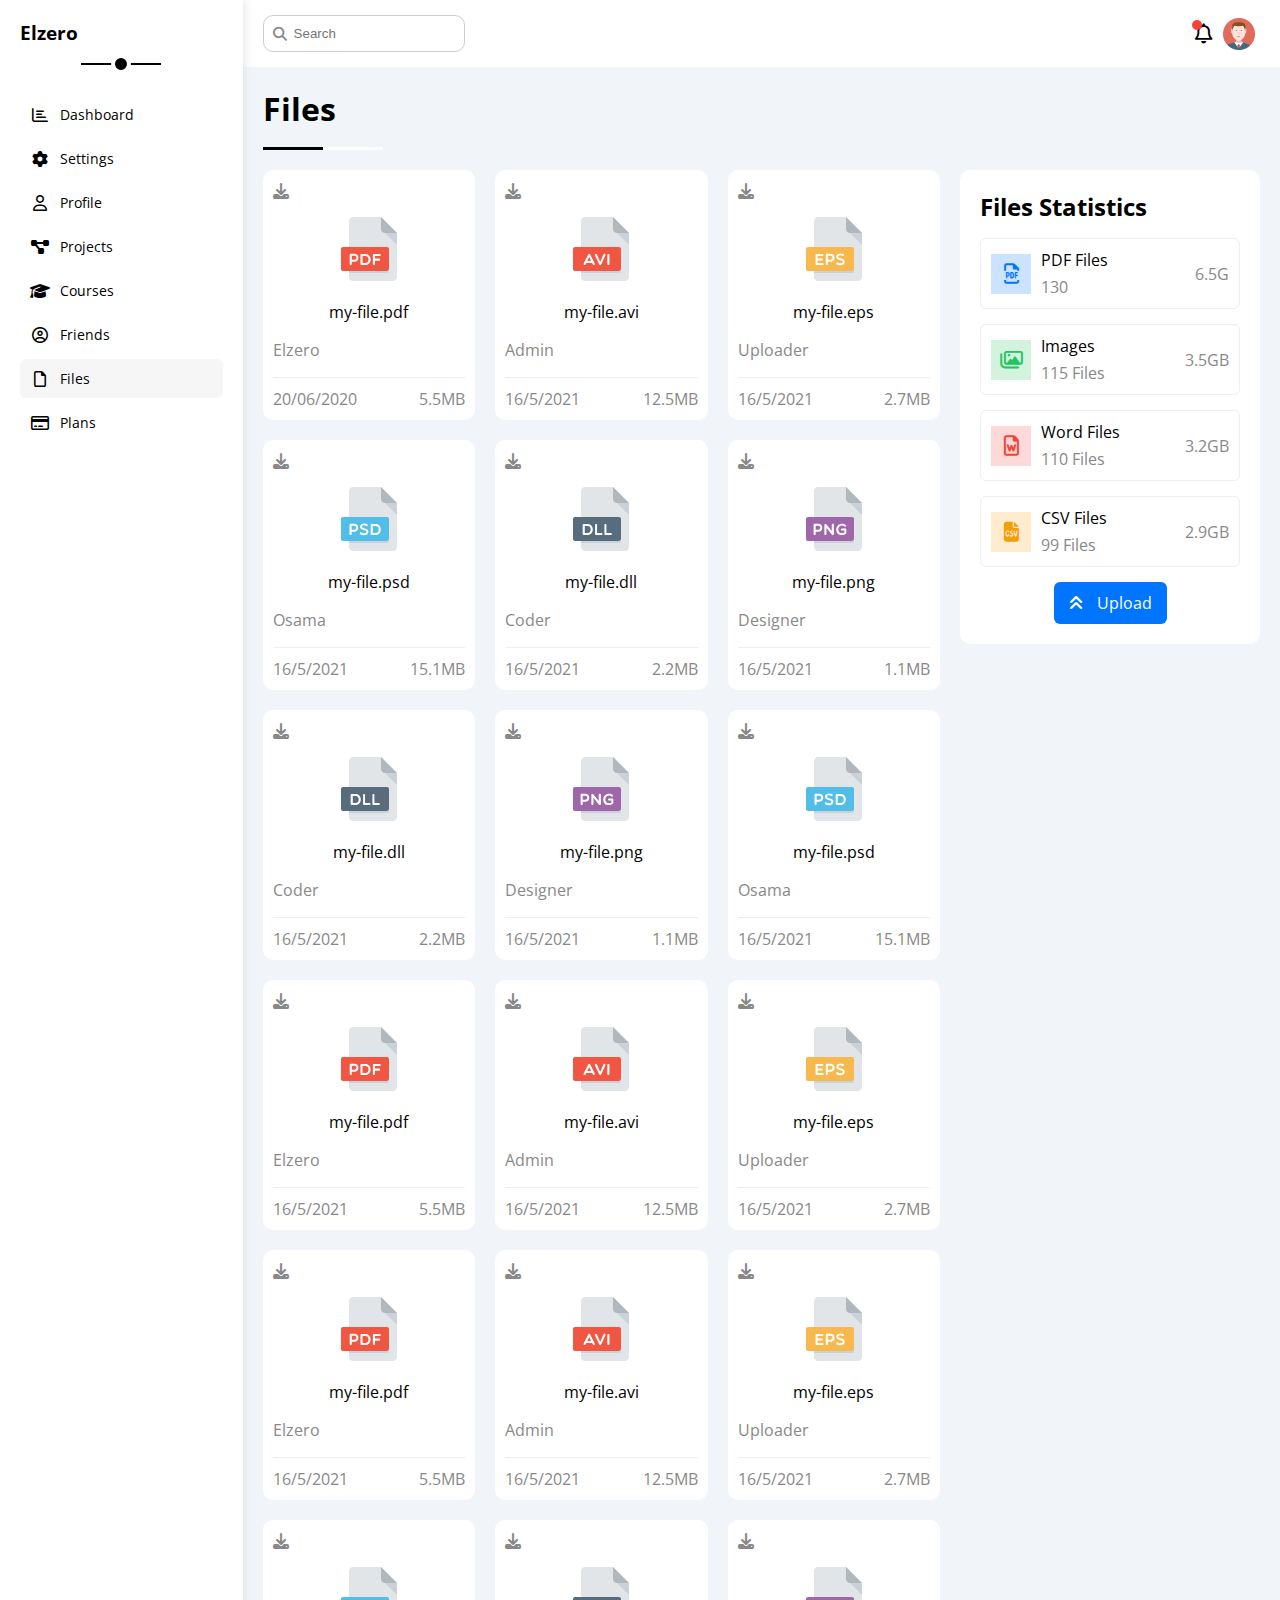
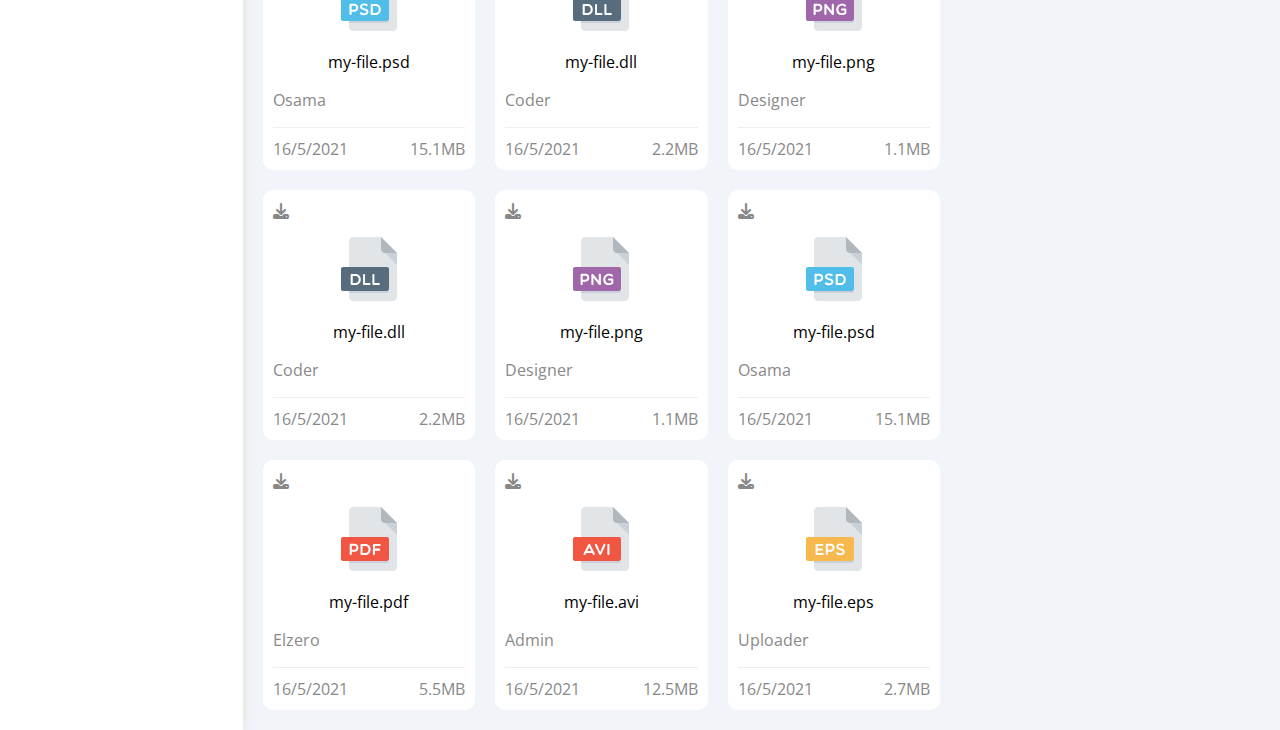
<file: files.html>
<!DOCTYPE html>
<html lang="en">

<head>
    <meta charset="UTF-8">
    <meta name="viewport" content="width=device-width, initial-scale=1.0">
    <link rel="stylesheet" href="css/framework.css">
    <link rel="stylesheet" href="css/main.css">
    <link rel="stylesheet" href="css/all.min.css">
    <link rel="preconnect" href="https://fonts.googleapis.com">
    <link rel="preconnect" href="https://fonts.gstatic.com" crossorigin>
    <link href="https://fonts.googleapis.com/css2?family=Open+Sans:ital,wght@0,300..800;1,300..800&display=swap"
        rel="stylesheet">
    <title>Files</title>
</head>

<body>

    <div class="page d-flex">
        <div class="sidebar bg-white p-20 p-relative">
            <h3 class="p-relative txt-c mt-0">Elzero</h3>
            <ul>
                <li>
                    <a class="d-flex align-center fs-14 c-black rad-6 p-10" href="index.html">
                        <i class="fa-regular fa-chart-bar fa-fw"></i>
                        <span>Dashboard</span>
                    </a>
                </li>
                <li>
                    <a class="d-flex align-center fs-14 c-black rad-6 p-10" href="settings.html">
                        <i class="fa-solid fa-gear fa-fw"></i>
                        <span>Settings</span>
                    </a>
                </li>
                <li>
                    <a class="d-flex align-center fs-14 c-black rad-6 p-10" href="profile.html">
                        <i class="fa-regular fa-user fa-fw"></i>
                        <span>Profile</span>
                    </a>
                </li>
                <li>
                    <a class="d-flex align-center fs-14 c-black rad-6 p-10" href="projects.html">
                        <i class="fa-solid fa-diagram-project fa-fw"></i>
                        <span>Projects</span>
                    </a>
                </li>
                <li>
                    <a class="d-flex align-center fs-14 c-black rad-6 p-10" href="courses.html">
                        <i class="fa-solid fa-graduation-cap fa-fw"></i>
                        <span>Courses</span>
                    </a>
                </li>
                <li>
                    <a class="d-flex align-center fs-14 c-black rad-6 p-10" href="friends.html">
                        <i class="fa-regular fa-circle-user fa-fw"></i>
                        <span>Friends</span>
                    </a>
                </li>
                <li>
                    <a class="active d-flex align-center fs-14 c-black rad-6 p-10" href="files.html">
                        <i class="fa-regular fa-file fa-fw"></i>
                        <span>Files</span>
                    </a>
                </li>
                <li>
                    <a class=" d-flex align-center fs-14 c-black rad-6 p-10" href="plans.html">
                        <i class="fa-regular fa-credit-card fa-fw"></i>
                        <span>Plans</span>
                    </a>
                </li>
            </ul>
        </div>

        <div class="content w-full">
            <!-- Start Head  -->

            <div class="head between-flex p-15 bg-white">
                <div class="search p-relative">
                    <input type="search " placeholder="Search" class="p-10 bor rad-10 ">
                </div>

                <div class="icons d-flex align-center">
                    <span class="notifcation p-relative">
                        <i class="fa-regular fa-bell fa-lg"></i>
                    </span>
                    <img src="imgs/avatar.png" alt="">
                </div>
            </div>

            <!-- End Head  -->
            <h1 class="p-relative">Files</h1>
            <!-- Start Files Page -->
            <div class="files-page d-flex m-20 gap-20">
                <div class="files-state rad-10 p-20 bg-white">
                    <h2 class="mt-0 mb-15 text-c-mobile">Files Statistics</h2>
                    <div class="d-flex align-center border-eee p-10 rad-6 mb-15 fs-13">
                        <i class="fa-regular fa-file-pdf fa-lg blue  c-blue icon d-flex flex-center"></i>
                        <div class="info">
                            <span>PDF Files</span>
                            <span class="c-grey d-block mt-5">130</span>
                        </div>
                        <div class="c-grey size">6.5G</div>
                    </div>
                    <div class="d-flex align-center border-eee p-10 rad-6 mb-15 fs-13">
                        <i class="fa-regular fa-images fa-lg green  c-green icon d-flex flex-center"></i>
                        <div class="info">
                            <span>Images</span>
                            <span class="c-grey d-block mt-5">115 Files</span>
                        </div>
                        <div class="size c-grey">3.5GB</div>
                    </div>
                    <div class="d-flex align-center border-eee p-10 rad-6 mb-15 fs-13">
                        <i class="fa-regular fa-file-word fa-lg red  c-red icon d-flex flex-center"></i>
                        <div class="info">
                            <span>Word Files</span>
                            <span class="c-grey d-block mt-5">110 Files</span>
                        </div>
                        <div class="size c-grey">3.2GB</div>
                    </div>
                    <div class="d-flex align-center border-eee p-10 rad-6 mb-15 fs-13">
                        <i class="fa-solid fa-file-csv fa-lg orange  c-orange icon d-flex flex-center"></i>
                        <div class="info">
                            <span>CSV Files</span>
                            <span class="c-grey d-block mt-5">99 Files</span>
                        </div>
                        <div class="size c-grey">2.9GB</div>
                    </div>

                    <a class="upload bg-blue c-white fs-13 rad-6 d-block w-fit" href="#">
                        <i class="fa-solid fa-angles-up mr-10"></i>
                        Upload
                    </a>
                </div>

                <div class="files-content d-grid gap-20">
                    <div class="file bg-white p-10 rad-10">
                        <i class="fa-solid fa-download c-grey p-absolute"></i>
                        <div class="icon text-c">
                            <img class="mt-15 mb-15" src="imgs/pdf.svg" alt="" />
                        </div>
                        <div class="text-c mb-10 fs-14">my-file.pdf</div>
                        <p class="c-grey fs-13">Elzero</p>
                        <div class="info between-flex mt-10 pt-10 fs-13 c-grey">
                            <span>20/06/2020</span>
                            <span>5.5MB</span>
                        </div>
                    </div>
                    <div class="file bg-white p-10 rad-10">
                        <i class="fa-solid fa-download c-grey p-absolute"></i>
                        <div class="icon text-c">
                            <img class="mt-15 mb-15" src="imgs/avi.svg" alt="" />
                        </div>
                        <div class="text-c mb-10 fs-14">my-file.avi</div>
                        <p class="c-grey fs-13">Admin</p>
                        <div class="info between-flex mt-10 pt-10 fs-13 c-grey">
                            <span>16/5/2021</span>
                            <span>12.5MB</span>
                        </div>
                    </div>
                    <div class="file bg-white p-10 rad-10">
                        <i class="fa-solid fa-download c-grey p-absolute"></i>
                        <div class="icon text-c">
                            <img class="mt-15 mb-15" src="imgs/eps.svg" alt="" />
                        </div>
                        <div class="text-c mb-10 fs-14">my-file.eps</div>
                        <p class="c-grey fs-13">Uploader</p>
                        <div class="info between-flex mt-10 pt-10 fs-13 c-grey">
                            <span>16/5/2021</span>
                            <span>2.7MB</span>
                        </div>
                    </div>
                    <div class="file bg-white p-10 rad-10">
                        <i class="fa-solid fa-download c-grey p-absolute"></i>
                        <div class="icon text-c">
                            <img class="mt-15 mb-15" src="imgs/psd.svg" alt="" />
                        </div>
                        <div class="text-c mb-10 fs-14">my-file.psd</div>
                        <p class="c-grey fs-13">Osama</p>
                        <div class="info between-flex mt-10 pt-10 fs-13 c-grey">
                            <span>16/5/2021</span>
                            <span>15.1MB</span>
                        </div>
                    </div>
                    <div class="file bg-white p-10 rad-10">
                        <i class="fa-solid fa-download c-grey p-absolute"></i>
                        <div class="icon text-c">
                            <img class="mt-15 mb-15" src="imgs/dll.svg" alt="" />
                        </div>
                        <div class="text-c mb-10 fs-14">my-file.dll</div>
                        <p class="c-grey fs-13">Coder</p>
                        <div class="info between-flex mt-10 pt-10 fs-13 c-grey">
                            <span>16/5/2021</span>
                            <span>2.2MB</span>
                        </div>
                    </div>
                    <div class="file bg-white p-10 rad-10">
                        <i class="fa-solid fa-download c-grey p-absolute"></i>
                        <div class="icon text-c">
                            <img class="mt-15 mb-15" src="imgs/png.svg" alt="" />
                        </div>
                        <div class="text-c mb-10 fs-14">my-file.png</div>
                        <p class="c-grey fs-13">Designer</p>
                        <div class="info between-flex mt-10 pt-10 fs-13 c-grey">
                            <span>16/5/2021</span>
                            <span>1.1MB</span>
                        </div>
                    </div>
                    <div class="file bg-white p-10 rad-10">
                        <i class="fa-solid fa-download c-grey p-absolute"></i>
                        <div class="icon text-c">
                            <img class="mt-15 mb-15" src="imgs/dll.svg" alt="" />
                        </div>
                        <div class="text-c mb-10 fs-14">my-file.dll</div>
                        <p class="c-grey fs-13">Coder</p>
                        <div class="info between-flex mt-10 pt-10 fs-13 c-grey">
                            <span>16/5/2021</span>
                            <span>2.2MB</span>
                        </div>
                    </div>
                    <div class="file bg-white p-10 rad-10">
                        <i class="fa-solid fa-download c-grey p-absolute"></i>
                        <div class="icon text-c">
                            <img class="mt-15 mb-15" src="imgs/png.svg" alt="" />
                        </div>
                        <div class="text-c mb-10 fs-14">my-file.png</div>
                        <p class="c-grey fs-13">Designer</p>
                        <div class="info between-flex mt-10 pt-10 fs-13 c-grey">
                            <span>16/5/2021</span>
                            <span>1.1MB</span>
                        </div>
                    </div>
                    <div class="file bg-white p-10 rad-10">
                        <i class="fa-solid fa-download c-grey p-absolute"></i>
                        <div class="icon text-c">
                            <img class="mt-15 mb-15" src="imgs/psd.svg" alt="" />
                        </div>
                        <div class="text-c mb-10 fs-14">my-file.psd</div>
                        <p class="c-grey fs-13">Osama</p>
                        <div class="info between-flex mt-10 pt-10 fs-13 c-grey">
                            <span>16/5/2021</span>
                            <span>15.1MB</span>
                        </div>
                    </div>
                    <div class="file bg-white p-10 rad-10">
                        <i class="fa-solid fa-download c-grey p-absolute"></i>
                        <div class="icon text-c">
                            <img class="mt-15 mb-15" src="imgs/pdf.svg" alt="" />
                        </div>
                        <div class="text-c mb-10 fs-14">my-file.pdf</div>
                        <p class="c-grey fs-13">Elzero</p>
                        <div class="info between-flex mt-10 pt-10 fs-13 c-grey">
                            <span>16/5/2021</span>
                            <span>5.5MB</span>
                        </div>
                    </div>
                    <div class="file bg-white p-10 rad-10">
                        <i class="fa-solid fa-download c-grey p-absolute"></i>
                        <div class="icon text-c">
                            <img class="mt-15 mb-15" src="imgs/avi.svg" alt="" />
                        </div>
                        <div class="text-c mb-10 fs-14">my-file.avi</div>
                        <p class="c-grey fs-13">Admin</p>
                        <div class="info between-flex mt-10 pt-10 fs-13 c-grey">
                            <span>16/5/2021</span>
                            <span>12.5MB</span>
                        </div>
                    </div>
                    <div class="file bg-white p-10 rad-10">
                        <i class="fa-solid fa-download c-grey p-absolute"></i>
                        <div class="icon text-c">
                            <img class="mt-15 mb-15" src="imgs/eps.svg" alt="" />
                        </div>
                        <div class="text-c mb-10 fs-14">my-file.eps</div>
                        <p class="c-grey fs-13">Uploader</p>
                        <div class="info between-flex mt-10 pt-10 fs-13 c-grey">
                            <span>16/5/2021</span>
                            <span>2.7MB</span>
                        </div>
                    </div>
                    <div class="file bg-white p-10 rad-10">
                        <i class="fa-solid fa-download c-grey p-absolute"></i>
                        <div class="icon text-c">
                            <img class="mt-15 mb-15" src="imgs/pdf.svg" alt="" />
                        </div>
                        <div class="text-c mb-10 fs-14">my-file.pdf</div>
                        <p class="c-grey fs-13">Elzero</p>
                        <div class="info between-flex mt-10 pt-10 fs-13 c-grey">
                            <span>16/5/2021</span>
                            <span>5.5MB</span>
                        </div>
                    </div>
                    <div class="file bg-white p-10 rad-10">
                        <i class="fa-solid fa-download c-grey p-absolute"></i>
                        <div class="icon text-c">
                            <img class="mt-15 mb-15" src="imgs/avi.svg" alt="" />
                        </div>
                        <div class="text-c mb-10 fs-14">my-file.avi</div>
                        <p class="c-grey fs-13">Admin</p>
                        <div class="info between-flex mt-10 pt-10 fs-13 c-grey">
                            <span>16/5/2021</span>
                            <span>12.5MB</span>
                        </div>
                    </div>
                    <div class="file bg-white p-10 rad-10">
                        <i class="fa-solid fa-download c-grey p-absolute"></i>
                        <div class="icon text-c">
                            <img class="mt-15 mb-15" src="imgs/eps.svg" alt="" />
                        </div>
                        <div class="text-c mb-10 fs-14">my-file.eps</div>
                        <p class="c-grey fs-13">Uploader</p>
                        <div class="info between-flex mt-10 pt-10 fs-13 c-grey">
                            <span>16/5/2021</span>
                            <span>2.7MB</span>
                        </div>
                    </div>
                    <div class="file bg-white p-10 rad-10">
                        <i class="fa-solid fa-download c-grey p-absolute"></i>
                        <div class="icon text-c">
                            <img class="mt-15 mb-15" src="imgs/psd.svg" alt="" />
                        </div>
                        <div class="text-c mb-10 fs-14">my-file.psd</div>
                        <p class="c-grey fs-13">Osama</p>
                        <div class="info between-flex mt-10 pt-10 fs-13 c-grey">
                            <span>16/5/2021</span>
                            <span>15.1MB</span>
                        </div>
                    </div>
                    <div class="file bg-white p-10 rad-10">
                        <i class="fa-solid fa-download c-grey p-absolute"></i>
                        <div class="icon text-c">
                            <img class="mt-15 mb-15" src="imgs/dll.svg" alt="" />
                        </div>
                        <div class="text-c mb-10 fs-14">my-file.dll</div>
                        <p class="c-grey fs-13">Coder</p>
                        <div class="info between-flex mt-10 pt-10 fs-13 c-grey">
                            <span>16/5/2021</span>
                            <span>2.2MB</span>
                        </div>
                    </div>
                    <div class="file bg-white p-10 rad-10">
                        <i class="fa-solid fa-download c-grey p-absolute"></i>
                        <div class="icon text-c">
                            <img class="mt-15 mb-15" src="imgs/png.svg" alt="" />
                        </div>
                        <div class="text-c mb-10 fs-14">my-file.png</div>
                        <p class="c-grey fs-13">Designer</p>
                        <div class="info between-flex mt-10 pt-10 fs-13 c-grey">
                            <span>16/5/2021</span>
                            <span>1.1MB</span>
                        </div>
                    </div>
                    <div class="file bg-white p-10 rad-10">
                        <i class="fa-solid fa-download c-grey p-absolute"></i>
                        <div class="icon text-c">
                            <img class="mt-15 mb-15" src="imgs/dll.svg" alt="" />
                        </div>
                        <div class="text-c mb-10 fs-14">my-file.dll</div>
                        <p class="c-grey fs-13">Coder</p>
                        <div class="info between-flex mt-10 pt-10 fs-13 c-grey">
                            <span>16/5/2021</span>
                            <span>2.2MB</span>
                        </div>
                    </div>
                    <div class="file bg-white p-10 rad-10">
                        <i class="fa-solid fa-download c-grey p-absolute"></i>
                        <div class="icon text-c">
                            <img class="mt-15 mb-15" src="imgs/png.svg" alt="" />
                        </div>
                        <div class="text-c mb-10 fs-14">my-file.png</div>
                        <p class="c-grey fs-13">Designer</p>
                        <div class="info between-flex mt-10 pt-10 fs-13 c-grey">
                            <span>16/5/2021</span>
                            <span>1.1MB</span>
                        </div>
                    </div>
                    <div class="file bg-white p-10 rad-10">
                        <i class="fa-solid fa-download c-grey p-absolute"></i>
                        <div class="icon text-c">
                            <img class="mt-15 mb-15" src="imgs/psd.svg" alt="" />
                        </div>
                        <div class="text-c mb-10 fs-14">my-file.psd</div>
                        <p class="c-grey fs-13">Osama</p>
                        <div class="info between-flex mt-10 pt-10 fs-13 c-grey">
                            <span>16/5/2021</span>
                            <span>15.1MB</span>
                        </div>
                    </div>
                    <div class="file bg-white p-10 rad-10">
                        <i class="fa-solid fa-download c-grey p-absolute"></i>
                        <div class="icon text-c">
                            <img class="mt-15 mb-15" src="imgs/pdf.svg" alt="" />
                        </div>
                        <div class="text-c mb-10 fs-14">my-file.pdf</div>
                        <p class="c-grey fs-13">Elzero</p>
                        <div class="info between-flex mt-10 pt-10 fs-13 c-grey">
                            <span>16/5/2021</span>
                            <span>5.5MB</span>
                        </div>
                    </div>
                    <div class="file bg-white p-10 rad-10">
                        <i class="fa-solid fa-download c-grey p-absolute"></i>
                        <div class="icon text-c">
                            <img class="mt-15 mb-15" src="imgs/avi.svg" alt="" />
                        </div>
                        <div class="text-c mb-10 fs-14">my-file.avi</div>
                        <p class="c-grey fs-13">Admin</p>
                        <div class="info between-flex mt-10 pt-10 fs-13 c-grey">
                            <span>16/5/2021</span>
                            <span>12.5MB</span>
                        </div>
                    </div>
                    <div class="file bg-white p-10 rad-10">
                        <i class="fa-solid fa-download c-grey p-absolute"></i>
                        <div class="icon text-c">
                            <img class="mt-15 mb-15" src="imgs/eps.svg" alt="" />
                        </div>
                        <div class="text-c mb-10 fs-14">my-file.eps</div>
                        <p class="c-grey fs-13">Uploader</p>
                        <div class="info between-flex mt-10 pt-10 fs-13 c-grey">
                            <span>16/5/2021</span>
                            <span>2.7MB</span>
                        </div>
                    </div>
                </div>
                
            </div>            <!-- End Files Page -->

        </div>

    </div>

    <script src="./test.js"></script>
</body>

</html>
</file>
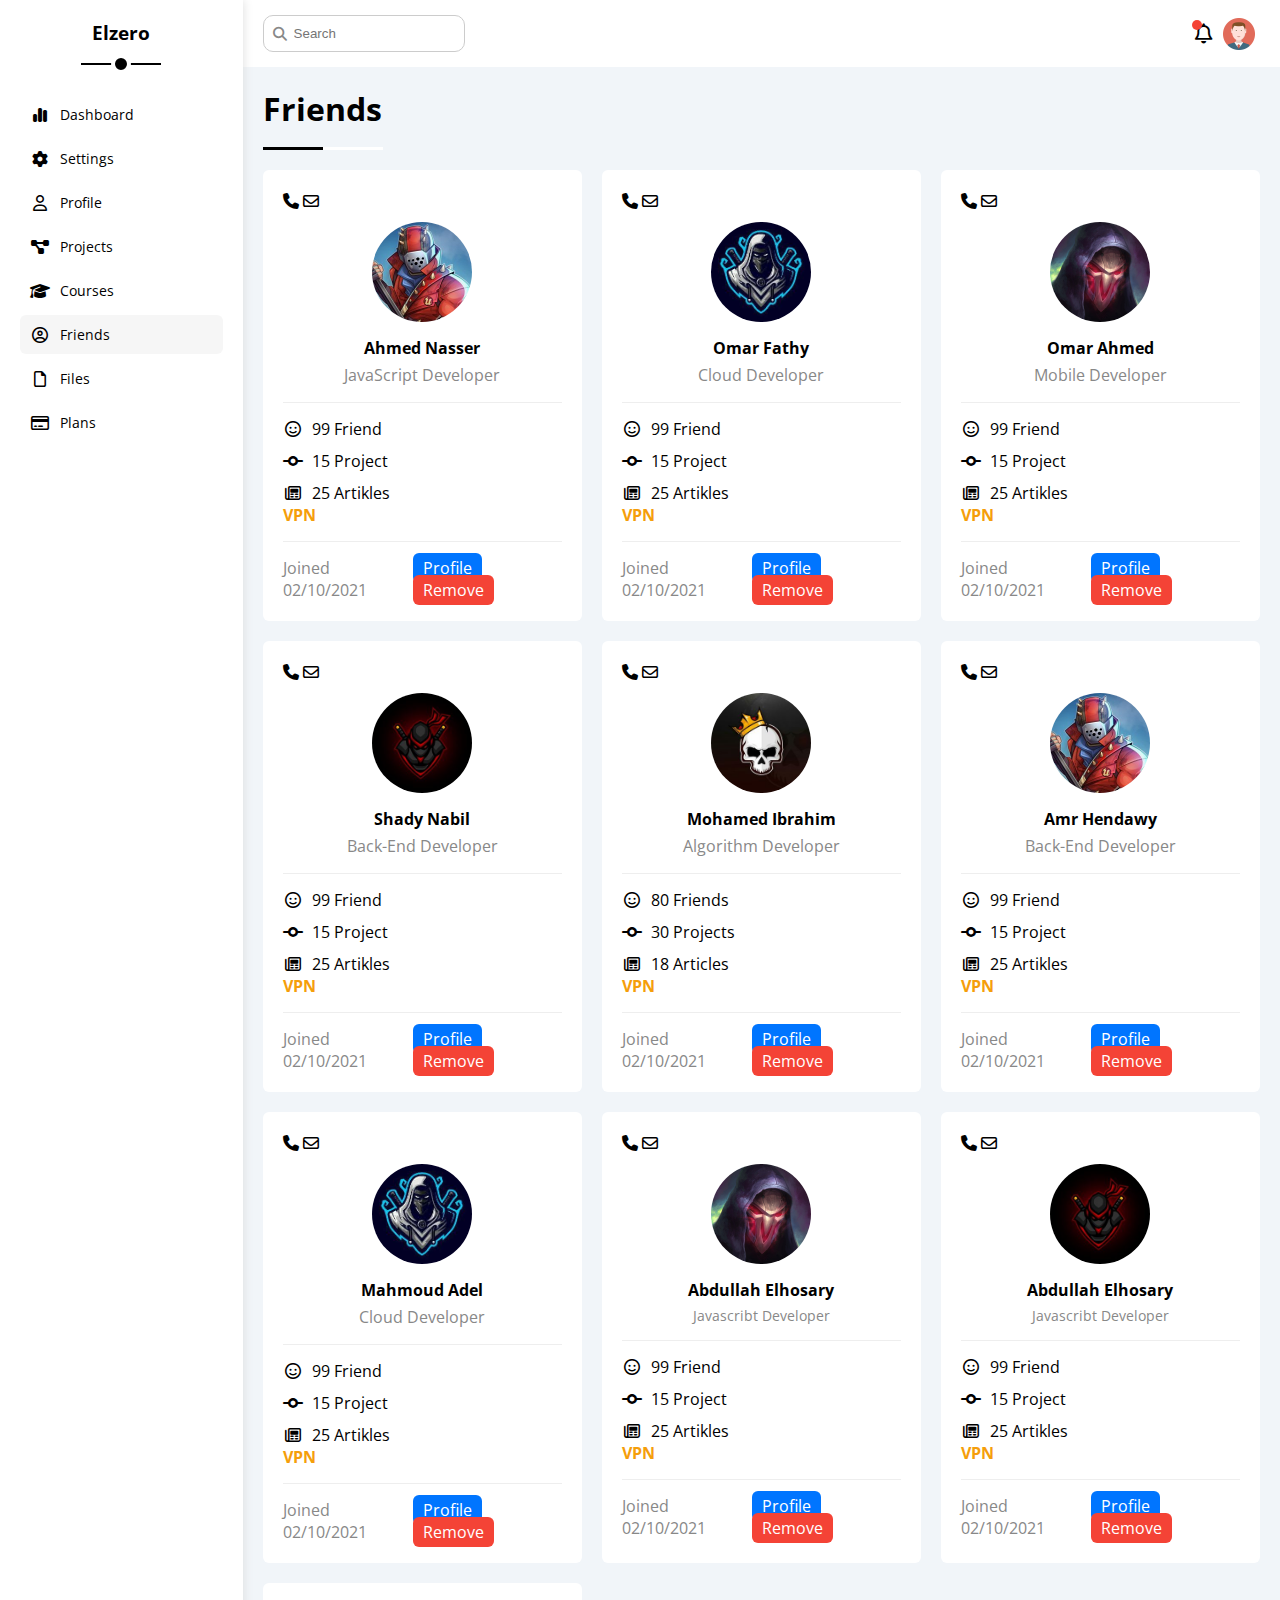
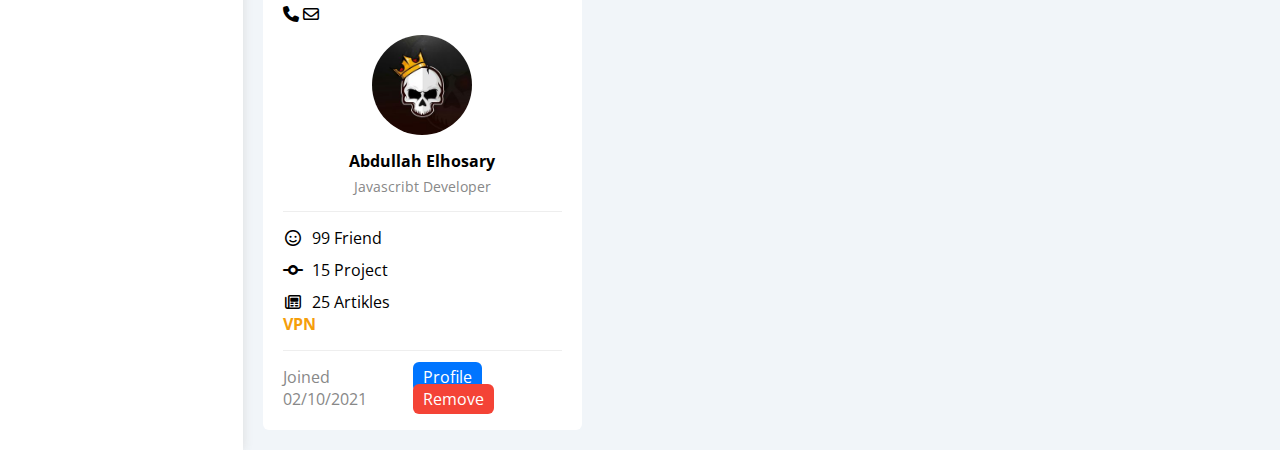
<file: friends.html>
<!DOCTYPE html>
<html lang="en">

<head>
    <meta charset="UTF-8">
    <meta name="viewport" content="width=device-width, initial-scale=1.0">
    <link rel="stylesheet" href="css/framework.css">
    <link rel="stylesheet" href="css/main.css">
    <link rel="stylesheet" href="css/all.min.css">
    <link rel="preconnect" href="https://fonts.googleapis.com">
    <link rel="preconnect" href="https://fonts.gstatic.com" crossorigin>
    <link href="https://fonts.googleapis.com/css2?family=Open+Sans:ital,wght@0,300..800;1,300..800&display=swap"
        rel="stylesheet">
    <title>Friends</title>
</head>

<body>

    <div class="page d-flex">
        <div class="sidebar bg-white p-20 p-relative">
            <h3 class="p-relative text-c mt-0">Elzero</h3>
            <ul class="p-0 list-none">
                <li>
                    <a href="index.html" class=" d-flex align-center fs-14 c-black rad-6 p-10">
                        <i class="fa-solid fa-chart-simple fa-fw"></i>
                        <span class="hide-mobile">Dashboard</span>
                    </a>
                </li>
                <li>
                    <a class="d-flex align-center fs-14 c-black rad-6 p-10" href="settings.html">
                        <i class="fa-solid fa-gear fa-fw"></i>
                        <span class="hide-mobile">Settings</span>
                    </a>
                </li>
                <li>
                    <a class="d-flex align-center fs-14 c-black rad-6 p-10" href="profile.html">
                        <i class="fa-regular fa-user fa-fw"></i>
                        <span class="hide-mobile">Profile</span>
                    </a>
                </li>
                <li>
                    <a class="d-flex align-center fs-14 c-black rad-6 p-10" href="projects.html">
                        <i class="fa-solid fa-diagram-project fa-fw"></i>
                        <span class="hide-mobile">Projects</span>
                    </a>
                </li>
                <li>
                    <a class="d-flex align-center fs-14 c-black rad-6 p-10" href="courses.html">
                        <i class="fa-solid fa-graduation-cap fa-fw"></i>
                        <span class="hide-mobile">Courses</span>
                    </a>
                </li>
                <li>
                    <a class="active d-flex align-center fs-14 c-black rad-6 p-10" href="friends.html">
                        <i class="fa-regular fa-circle-user fa-fw"></i>
                        <span class="hide-mobile">Friends</span>
                    </a>
                </li>
                <li>
                    <a class="d-flex align-center fs-14 c-black rad-6 p-10" href="files.html">
                        <i class="fa-regular fa-file fa-fw"></i>
                        <span class="hide-mobile">Files</span>
                    </a>
                </li>
                <li>
                    <a class="d-flex align-center fs-14 c-black rad-6 p-10" href="plans.html">
                        <i class="fa-regular fa-credit-card fa-fw"></i>
                        <span class="hide-mobile">Plans</span>
                    </a>
                </li>
            </ul>
        </div>

        <div class="content w-full">
            <!-- Start Head  -->

            <div class="head between-flex p-15 bg-white">
                <div class="search p-relative">
                    <input type="search " placeholder="Search" class="p-10 bor rad-10 ">
                </div>

                <div class="icons d-flex align-center">
                    <span class="notifcation p-relative">
                        <i class="fa-regular fa-bell fa-lg"></i>
                    </span>
                    <img src="imgs/avatar.png" alt="">
                </div>
            </div>

            <!-- End Head  -->
            <h1 class="p-relative">Friends</h1>
            <!-- Start Friends Page -->
            <div class="friends-page d-grid m-20 gap-20">
                <div class="friend bg-white p-20 p-relative rad-6">
                    <div class="contect">
                        <i class="fa-solid fa-phone"></i>
                        <i class="fa-regular fa-envelope"></i>
                    </div>
                    <div class="data text-c"> 
                        <img src="imgs/friend-01.jpg" alt="" class="rad-half mt-10 mb-10 w-100 h-100">
                        <h4 class="m-0">Ahmed Nasser</h4>
                        <p class="c-grey fs-13 mt-5 mb-0">JavaScript Developer</p>
                    </div>

                    <div class="icons p-relative">
                        <div class="mb-10">
                            <i class="fa-regular fa-face-smile fa-fw"></i>
                            <span>99 Friend</span>
                        </div>
                        <div class="mb-10">
                            <i class="fa-solid fa-code-commit fa-fw"></i>
                            <span>15 Project</span>
                        </div>
                        <div>
                            <i class="fa-regular fa-newspaper fa-fw"></i>
                            <span>25 Artikles</span>
                        </div>
                        <span class="vpn fw-bold c-orange">VPN</span>
                    </div>

                    <div class="info between-flex fs-13">
                        <span class="c-grey">Joined 02/10/2021</span>
                        <div class="buttons">
                            <a class="bg-blue c-white button-shape" href="profile.html">Profile</a>
                            <a class="bg-red c-white button-shape" href="#">Remove</a>
                        </div>
                    </div>
                </div>
                <div class="friend bg-white p-20 p-relative rad-6">
                    <div class="contect">
                        <i class="fa-solid fa-phone"></i>
                        <i class="fa-regular fa-envelope"></i>
                    </div>
                    <div class="data text-c">
                        <img src="imgs/friend-02.jpg" alt="" class="rad-half mt-10 mb-10 w-100 h-100">
                        <h4 class="m-0">Omar Fathy</h4>
                        <p class="c-grey fs-13 mt-5 mb-0">Cloud Developer</p>
                    </div>
                
                    <div class="icons p-relative">
                        <div class="mb-10">
                            <i class="fa-regular fa-face-smile fa-fw"></i>
                            <span>99 Friend</span>
                        </div>
                        <div class="mb-10">
                            <i class="fa-solid fa-code-commit fa-fw"></i>
                            <span>15 Project</span>
                        </div>
                        <div>
                            <i class="fa-regular fa-newspaper fa-fw"></i>
                            <span>25 Artikles</span>
                        </div>
                        <span class="vpn fw-bold c-orange">VPN</span>
                    </div>
                
                    <div class="info between-flex fs-13">
                        <span class="c-grey">Joined 02/10/2021</span>
                        <div class="buttons">
                            <a class="bg-blue c-white button-shape" href="profile.html">Profile</a>
                            <a class="bg-red c-white button-shape" href="#">Remove</a>
                        </div>
                    </div>
                </div>
                <div class="friend bg-white p-20 p-relative rad-6">
                    <div class="contect">
                        <i class="fa-solid fa-phone"></i>
                        <i class="fa-regular fa-envelope"></i>
                    </div>
                    <div class="data text-c">
                        <img src="imgs/friend-03.jpg" alt="" class="rad-half mt-10 mb-10 w-100 h-100">
                        <h4 class="m-0">Omar Ahmed</h4>
                        <p class="c-grey fs-13 mt-5 mb-0">Mobile Developer</p>
                    </div>
                
                    <div class="icons p-relative">
                        <div class="mb-10">
                            <i class="fa-regular fa-face-smile fa-fw"></i>
                            <span>99 Friend</span>
                        </div>
                        <div class="mb-10">
                            <i class="fa-solid fa-code-commit fa-fw"></i>
                            <span>15 Project</span>
                        </div>
                        <div>
                            <i class="fa-regular fa-newspaper fa-fw"></i>
                            <span>25 Artikles</span>
                        </div>
                        <span class="vpn fw-bold c-orange">VPN</span>
                    </div>
                
                    <div class="info between-flex fs-13">
                        <span class="c-grey">Joined 02/10/2021</span>
                        <div class="buttons">
                            <a class="bg-blue c-white button-shape" href="profile.html">Profile</a>
                            <a class="bg-red c-white button-shape" href="#">Remove</a>
                        </div>
                    </div>
                </div>
                <div class="friend bg-white p-20 p-relative rad-6">
                    <div class="contect">
                        <i class="fa-solid fa-phone"></i>
                        <i class="fa-regular fa-envelope"></i>
                    </div>
                    <div class="data text-c">
                        <img src="imgs/friend-04.jpg" alt="" class="rad-half mt-10 mb-10 w-100 h-100">
                        <h4 class="m-0">Shady Nabil</h4>
                        <p class="c-grey fs-13 mt-5 mb-0">Back-End Developer</p>
                    </div>
                
                    <div class="icons p-relative">
                        <div class="mb-10">
                            <i class="fa-regular fa-face-smile fa-fw"></i>
                            <span>99 Friend</span>
                        </div>
                        <div class="mb-10">
                            <i class="fa-solid fa-code-commit fa-fw"></i>
                            <span>15 Project</span>
                        </div>
                        <div>
                            <i class="fa-regular fa-newspaper fa-fw"></i>
                            <span>25 Artikles</span>
                        </div>
                        <span class="vpn fw-bold c-orange">VPN</span>
                    </div>
                
                    <div class="info between-flex fs-13">
                        <span class="c-grey">Joined 02/10/2021</span>
                        <div class="buttons">
                            <a class="bg-blue c-white button-shape" href="profile.html">Profile</a>
                            <a class="bg-red c-white button-shape" href="#">Remove</a>
                        </div>
                    </div>
                </div>
                <div class="friend bg-white p-20 p-relative rad-6">
                    <div class="contect">
                        <i class="fa-solid fa-phone"></i>
                        <i class="fa-regular fa-envelope"></i>
                    </div>
                    <div class="data text-c">
                        <img src="imgs/friend-05.jpg" alt="" class="rad-half mt-10 mb-10 w-100 h-100">
                        <h4 class="m-0">Mohamed Ibrahim</h4>
                        <p class="c-grey fs-13 mt-5 mb-0">Algorithm Developer</p>
                    </div>
                
                    <div class="icons p-relative">
                        <div class="mb-10">
                            <i class="fa-regular fa-face-smile fa-fw"></i>
                            <span>80 Friends</span>
                        </div>
                        <div class="mb-10">
                            <i class="fa-solid fa-code-commit fa-fw"></i>
                            <span>30 Projects</span>
                        </div>
                        <div>
                            <i class="fa-regular fa-newspaper fa-fw"></i>
                            <span>18 Articles</span>
                        </div>
                        <span class="vpn fw-bold c-orange">VPN</span>
                    </div>
                
                    <div class="info between-flex fs-13">
                        <span class="c-grey">Joined 02/10/2021</span>
                        <div class="buttons">
                            <a class="bg-blue c-white button-shape" href="profile.html">Profile</a>
                            <a class="bg-red c-white button-shape" href="#">Remove</a>
                        </div>
                    </div>
                </div>
                
                <div class="friend bg-white p-20 p-relative rad-6">
                    <div class="contect">
                        <i class="fa-solid fa-phone"></i>
                        <i class="fa-regular fa-envelope"></i>
                    </div>
                    <div class="data text-c">
                        <img src="imgs/friend-01.jpg" alt="" class="rad-half mt-10 mb-10 w-100 h-100">
                        <h4 class="m-0">Amr Hendawy</h4>
                        <p class="c-grey fs-13 mt-5 mb-0">Back-End Developer</p>
                    </div>
                
                    <div class="icons p-relative">
                        <div class="mb-10">
                            <i class="fa-regular fa-face-smile fa-fw"></i>
                            <span>99 Friend</span>
                        </div>
                        <div class="mb-10">
                            <i class="fa-solid fa-code-commit fa-fw"></i>
                            <span>15 Project</span>
                        </div>
                        <div>
                            <i class="fa-regular fa-newspaper fa-fw"></i>
                            <span>25 Artikles</span>
                        </div>
                        <span class="vpn fw-bold c-orange">VPN</span>
                    </div>
                
                    <div class="info between-flex fs-13">
                        <span class="c-grey">Joined 02/10/2021</span>
                        <div class="buttons">
                            <a class="bg-blue c-white button-shape" href="profile.html">Profile</a>
                            <a class="bg-red c-white button-shape" href="#">Remove</a>
                        </div>
                    </div>
                </div>
                <div class="friend bg-white p-20 p-relative rad-6">
                    <div class="contect">
                        <i class="fa-solid fa-phone"></i>
                        <i class="fa-regular fa-envelope"></i>
                    </div>
                    <div class="data text-c">
                        <img src="imgs/friend-02.jpg" alt="" class="rad-half mt-10 mb-10 w-100 h-100">
                        <h4 class="m-0">Mahmoud Adel</h4>
                        <p class="c-grey fs-13 mt-5 mb-0">Cloud Developer</p>
                    </div>
                
                    <div class="icons p-relative">
                        <div class="mb-10">
                            <i class="fa-regular fa-face-smile fa-fw"></i>
                            <span>99 Friend</span>
                        </div>
                        <div class="mb-10">
                            <i class="fa-solid fa-code-commit fa-fw"></i>
                            <span>15 Project</span>
                        </div>
                        <div>
                            <i class="fa-regular fa-newspaper fa-fw"></i>
                            <span>25 Artikles</span>
                        </div>
                        <span class="vpn fw-bold c-orange">VPN</span>
                    </div>
                
                    <div class="info between-flex fs-13">
                        <span class="c-grey">Joined 02/10/2021</span>
                        <div class="buttons">
                            <a class="bg-blue c-white button-shape" href="profile.html">Profile</a>
                            <a class="bg-red c-white button-shape" href="#">Remove</a>
                        </div>
                    </div>
                </div>
                <div class="friend bg-white p-20 p-relative rad-6">
                    <div class="contect">
                        <i class="fa-solid fa-phone"></i>
                        <i class="fa-regular fa-envelope"></i>
                    </div>
                    <div class="data text-c">
                        <img src="imgs/friend-03.jpg" alt="" class="rad-half mt-10 mb-10 w-100 h-100">
                        <h4 class="m-0">Abdullah Elhosary</h4>
                        <p class="c-grey mb-0 f-13 mt-5">Javascribt Developer</p>
                    </div>
                
                    <div class="icons p-relative">
                        <div class="mb-10">
                            <i class="fa-regular fa-face-smile fa-fw"></i>
                            <span>99 Friend</span>
                        </div>
                        <div class="mb-10">
                            <i class="fa-solid fa-code-commit fa-fw"></i>
                            <span>15 Project</span>
                        </div>
                        <div>
                            <i class="fa-regular fa-newspaper fa-fw"></i>
                            <span>25 Artikles</span>
                        </div>
                        <span class="vpn fw-bold c-orange">VPN</span>
                    </div>
                
                    <div class="info between-flex fs-13">
                        <span class="c-grey">Joined 02/10/2021</span>
                        <div class="buttons">
                            <a class="bg-blue c-white button-shape" href="profile.html">Profile</a>
                            <a class="bg-red c-white button-shape" href="#">Remove</a>
                        </div>
                    </div>
                </div>
                <div class="friend bg-white p-20 p-relative rad-6">
                    <div class="contect">
                        <i class="fa-solid fa-phone"></i>
                        <i class="fa-regular fa-envelope"></i>
                    </div>
                    <div class="data text-c">
                        <img src="imgs/friend-04.jpg" alt="" class="rad-half mt-10 mb-10 w-100 h-100">
                        <h4 class="m-0">Abdullah Elhosary</h4>
                        <p class="c-grey mb-0 f-13 mt-5">Javascribt Developer</p>
                    </div>
                
                    <div class="icons p-relative">
                        <div class="mb-10">
                            <i class="fa-regular fa-face-smile fa-fw"></i>
                            <span>99 Friend</span>
                        </div>
                        <div class="mb-10">
                            <i class="fa-solid fa-code-commit fa-fw"></i>
                            <span>15 Project</span>
                        </div>
                        <div>
                            <i class="fa-regular fa-newspaper fa-fw"></i>
                            <span>25 Artikles</span>
                        </div>
                        <span class="vpn fw-bold c-orange">VPN</span>
                    </div>
                
                    <div class="info between-flex fs-13">
                        <span class="c-grey">Joined 02/10/2021</span>
                        <div class="buttons">
                            <a class="bg-blue c-white button-shape" href="profile.html">Profile</a>
                            <a class="bg-red c-white button-shape" href="#">Remove</a>
                        </div>
                    </div>
                </div>
                <div class="friend bg-white p-20 p-relative rad-6">
                    <div class="contect">
                        <i class="fa-solid fa-phone"></i>
                        <i class="fa-regular fa-envelope"></i>
                    </div>
                    <div class="data text-c">
                        <img src="imgs/friend-05.jpg" alt="" class="rad-half mt-10 mb-10 w-100 h-100">
                        <h4 class="m-0">Abdullah Elhosary</h4>
                        <p class="c-grey mb-0 f-13 mt-5">Javascribt Developer</p>
                    </div>
                
                    <div class="icons p-relative">
                        <div class="mb-10">
                            <i class="fa-regular fa-face-smile fa-fw"></i>
                            <span>99 Friend</span>
                        </div>
                        <div class="mb-10">
                            <i class="fa-solid fa-code-commit fa-fw"></i>
                            <span>15 Project</span>
                        </div>
                        <div>
                            <i class="fa-regular fa-newspaper fa-fw"></i>
                            <span>25 Artikles</span>
                        </div>
                        <span class="vpn fw-bold c-orange">VPN</span>
                    </div>
                
                    <div class="info between-flex fs-13">
                        <span class="c-grey">Joined 02/10/2021</span>
                        <div class="buttons">
                            <a class="bg-blue c-white button-shape" href="profile.html">Profile</a>
                            <a class="bg-red c-white button-shape" href="#">Remove</a>
                        </div>
                    </div>
                </div>
            </div>
            <!-- End Friends Page -->

        </div>

    </div>

    <script src="./test.js"></script>
</body>

</html>
</file>
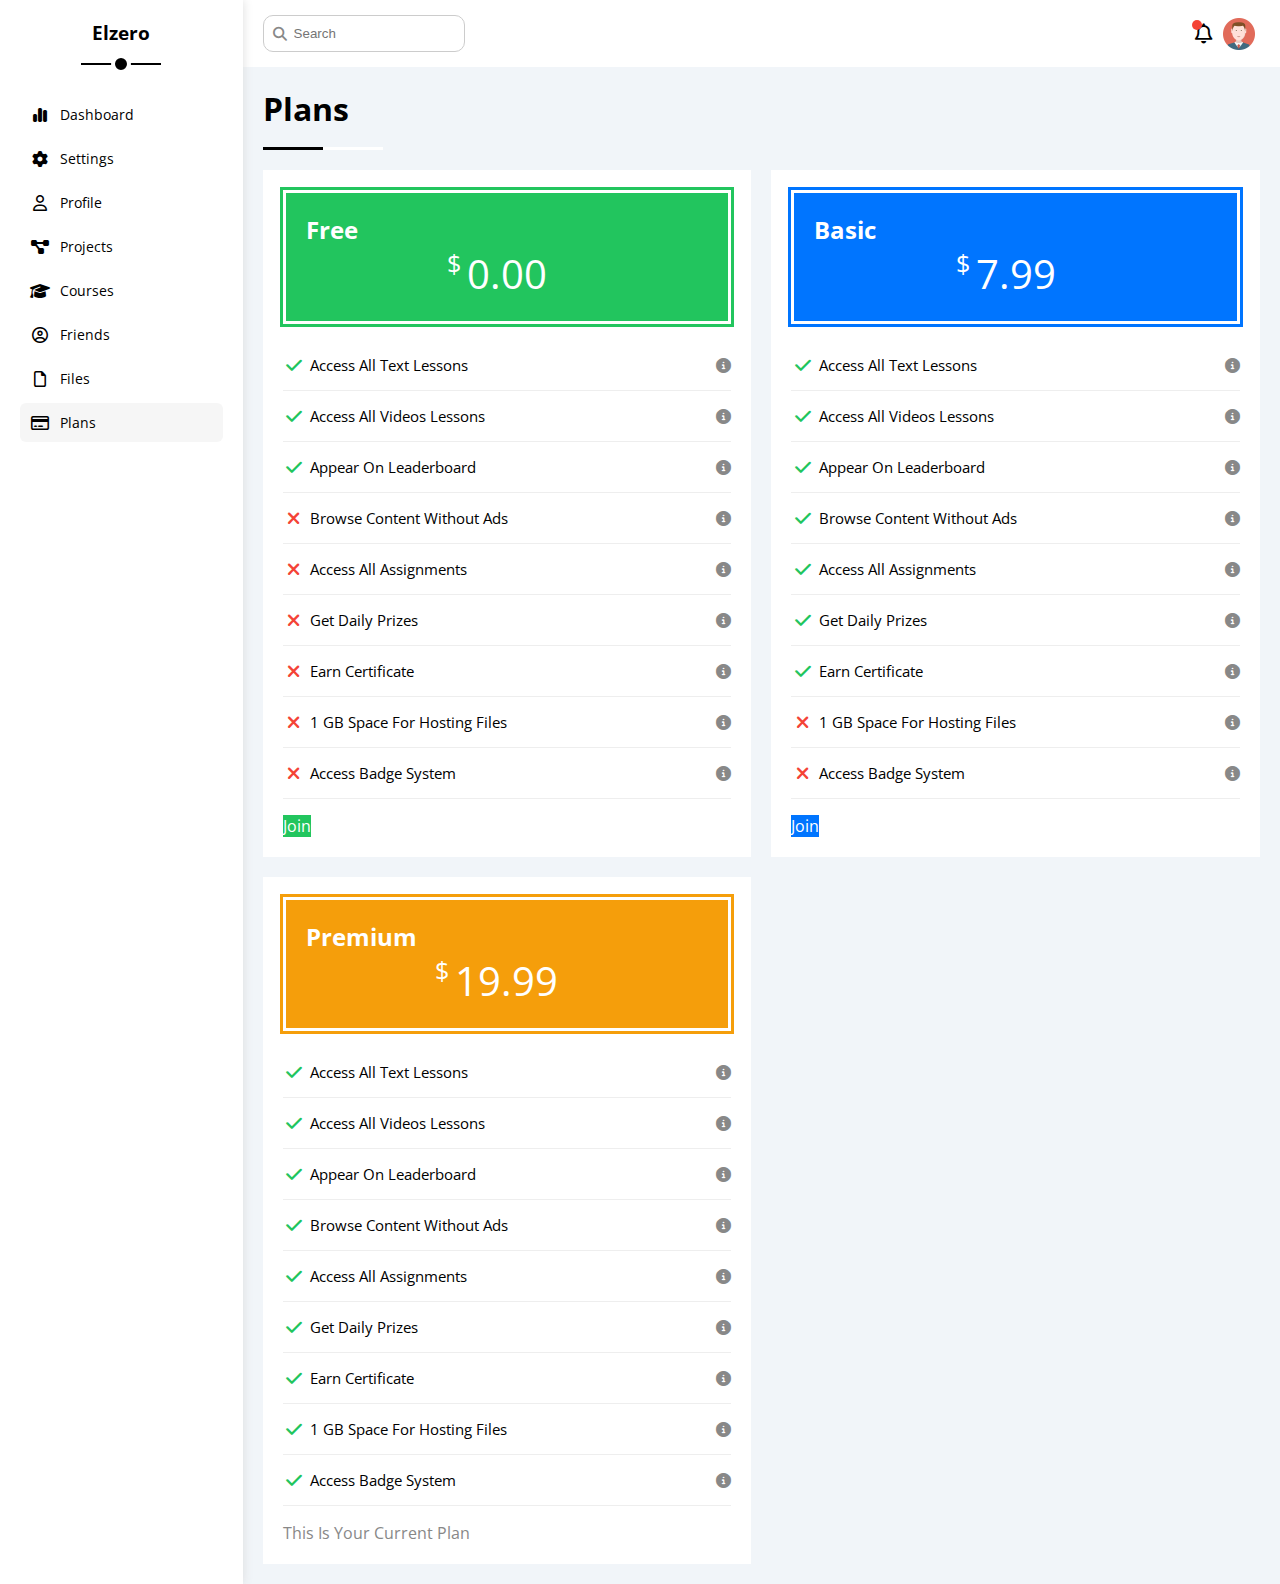
<file: plans.html>
<!DOCTYPE html>
<html lang="en">

<head>
    <meta charset="UTF-8">
    <meta name="viewport" content="width=device-width, initial-scale=1.0">
    <link rel="stylesheet" href="css/framework.css">
    <link rel="stylesheet" href="css/main.css">
    <link rel="stylesheet" href="css/all.min.css">
    <link rel="preconnect" href="https://fonts.googleapis.com">
    <link rel="preconnect" href="https://fonts.gstatic.com" crossorigin>
    <link href="https://fonts.googleapis.com/css2?family=Open+Sans:ital,wght@0,300..800;1,300..800&display=swap"
        rel="stylesheet">
    <title>Plans</title>
</head>

<body>

    <div class="page d-flex">
        <div class="sidebar bg-white p-20 p-relative">
            <h3 class="p-relative text-c mt-0">Elzero</h3>
            <ul class="p-0 list-none">
                <li>
                    <a href="index.html" class=" d-flex align-center fs-14 c-black rad-6 p-10">
                        <i class="fa-solid fa-chart-simple fa-fw"></i>
                        <span class="hide-mobile">Dashboard</span>
                    </a>
                </li>
                <li>
                    <a class="d-flex align-center fs-14 c-black rad-6 p-10" href="settings.html">
                        <i class="fa-solid fa-gear fa-fw"></i>
                        <span class="hide-mobile">Settings</span>
                    </a>
                </li>
                <li>
                    <a class="d-flex align-center fs-14 c-black rad-6 p-10" href="profile.html">
                        <i class="fa-regular fa-user fa-fw"></i>
                        <span class="hide-mobile">Profile</span>
                    </a>
                </li>
                <li>
                    <a class="d-flex align-center fs-14 c-black rad-6 p-10" href="projects.html">
                        <i class="fa-solid fa-diagram-project fa-fw"></i>
                        <span class="hide-mobile">Projects</span>
                    </a>
                </li>
                <li>
                    <a class="d-flex align-center fs-14 c-black rad-6 p-10" href="courses.html">
                        <i class="fa-solid fa-graduation-cap fa-fw"></i>
                        <span class="hide-mobile">Courses</span>
                    </a>
                </li>
                <li>
                    <a class="d-flex align-center fs-14 c-black rad-6 p-10" href="friends.html">
                        <i class="fa-regular fa-circle-user fa-fw"></i>
                        <span class="hide-mobile">Friends</span>
                    </a>
                </li>
                <li>
                    <a class="d-flex align-center fs-14 c-black rad-6 p-10" href="files.html">
                        <i class="fa-regular fa-file fa-fw"></i>
                        <span class="hide-mobile">Files</span>
                    </a>
                </li>
                <li>
                    <a class="active d-flex align-center fs-14 c-black rad-6 p-10" href="plans.html">
                        <i class="fa-regular fa-credit-card fa-fw"></i>
                        <span class="hide-mobile">Plans</span>
                    </a>
                </li>
            </ul>
        </div>

        <div class="content w-full">
            <!-- Start Head  -->

            <div class="head between-flex p-15 bg-white">
                <div class="search p-relative">
                    <input type="search " placeholder="Search" class="p-10 bor rad-10 ">
                </div>

                <div class="icons d-flex align-center">
                    <span class="notifcation p-relative">
                        <i class="fa-regular fa-bell fa-lg"></i>
                    </span>
                    <img src="imgs/avatar.png" alt="">
                </div>
            </div>

            <!-- End Head  -->
            <h1 class="p-relative">Plans</h1>
            <!-- Start Plans Page -->
            <div class="plans-page d-grid m-20 gap-20">
                <div class="plan green bg-white p-20">
                    <div class="top bg-green txt-c p-20">
                        <h2 class="m-0 c-white">Free</h2>
                        <div class="price c-white"><span>$</span>0.00</div>
                    </div>
                    <ul>
                        <li>
                            <i class="fa-solid fa-check fa-fw yes"></i>
                            <span>Access All Text Lessons</span>
                            <i class="fa-solid fa-circle-info help"></i>
                        </li>
                        <li>
                            <i class="fa-solid fa-check fa-fw yes"></i>
                            <span>Access All Videos Lessons</span>
                            <i class="fa-solid fa-circle-info help"></i>
                        </li>
                        <li>
                            <i class="fa-solid fa-check fa-fw yes"></i>
                            <span>Appear On Leaderboard</span>
                            <i class="fa-solid fa-circle-info help"></i>
                        </li>
                        <li>
                            <i class="fa-solid fa-xmark fa-fw"></i>
                            <span>Browse Content Without Ads</span>
                            <i class="fa-solid fa-circle-info help"></i>
                        </li>
                        <li>
                            <i class="fa-solid fa-xmark fa-fw"></i>
                            <span>Access All Assignments</span>
                            <i class="fa-solid fa-circle-info help"></i>
                        </li>
                        <li>
                            <i class="fa-solid fa-xmark fa-fw"></i>
                            <span>Get Daily Prizes</span>
                            <i class="fa-solid fa-circle-info help"></i>
                        </li>
                        <li>
                            <i class="fa-solid fa-xmark fa-fw"></i>
                            <span>Earn Certificate</span>
                            <i class="fa-solid fa-circle-info help"></i>
                        </li>
                        <li>
                            <i class="fa-solid fa-xmark fa-fw"></i>
                            <span>1 GB Space For Hosting Files</span>
                            <i class="fa-solid fa-circle-info help"></i>
                        </li>
                        <li>
                            <i class="fa-solid fa-xmark fa-fw"></i>
                            <span>Access Badge System</span>
                            <i class="fa-solid fa-circle-info help"></i>
                        </li>
                    </ul>
                    <a href="#" class="btn-shape bg-green c-white d-block w-fit">Join</a>
                </div>
                <!-- Start Plan -->
                <div class="plan blue bg-white p-20">
                    <div class="top bg-blue txt-c p-20">
                        <h2 class="m-0 c-white">Basic</h2>
                        <div class="price c-white"><span>$</span>7.99</div>
                    </div>
                    <ul class="list-none p-0">
                        <li>
                            <i class="fa-solid fa-check fa-fw yes"></i>
                            <span>Access All Text Lessons</span>
                            <i class="fa-solid fa-circle-info help"></i>
                        </li>
                        <li>
                            <i class="fa-solid fa-check fa-fw yes"></i>
                            <span>Access All Videos Lessons</span>
                            <i class="fa-solid fa-circle-info help"></i>
                        </li>
                        <li>
                            <i class="fa-solid fa-check fa-fw yes"></i>
                            <span>Appear On Leaderboard</span>
                            <i class="fa-solid fa-circle-info help"></i>
                        </li>
                        <li>
                            <i class="fa-solid fa-check fa-fw yes"></i>
                            <span>Browse Content Without Ads</span>
                            <i class="fa-solid fa-circle-info help"></i>
                        </li>
                        <li>
                            <i class="fa-solid fa-check fa-fw yes"></i>
                            <span>Access All Assignments</span>
                            <i class="fa-solid fa-circle-info help"></i>
                        </li>
                        <li>
                            <i class="fa-solid fa-check fa-fw yes"></i>
                            <span>Get Daily Prizes</span>
                            <i class="fa-solid fa-circle-info help"></i>
                        </li>
                        <li>
                            <i class="fa-solid fa-check fa-fw yes"></i>
                            <span>Earn Certificate</span>
                            <i class="fa-solid fa-circle-info help"></i>
                        </li>
                        <li>
                            <i class="fa-solid fa-xmark fa-fw"></i>
                            <span>1 GB Space For Hosting Files</span>
                            <i class="fa-solid fa-circle-info help"></i>
                        </li>
                        <li>
                            <i class="fa-solid fa-xmark fa-fw"></i>
                            <span>Access Badge System</span>
                            <i class="fa-solid fa-circle-info help"></i>
                        </li>
                    </ul>
                    <a href="#" class="btn-shape bg-blue c-white d-block w-fit">Join</a>
                </div>
                <!-- End Plan -->
                <!-- Start Plan -->
                <div class="plan orange bg-white p-20">
                    <div class="top bg-orange txt-c p-20">
                        <h2 class="m-0 c-white">Premium</h2>
                        <div class="price c-white"><span>$</span>19.99</div>
                    </div>
                    <ul class="list-none p-0">
                        <li>
                            <i class="fa-solid fa-check fa-fw yes"></i>
                            <span>Access All Text Lessons</span>
                            <i class="fa-solid fa-circle-info help"></i>
                        </li>
                        <li>
                            <i class="fa-solid fa-check fa-fw yes"></i>
                            <span>Access All Videos Lessons</span>
                            <i class="fa-solid fa-circle-info help"></i>
                        </li>
                        <li>
                            <i class="fa-solid fa-check fa-fw yes"></i>
                            <span>Appear On Leaderboard</span>
                            <i class="fa-solid fa-circle-info help"></i>
                        </li>
                        <li>
                            <i class="fa-solid fa-check fa-fw yes"></i>
                            <span>Browse Content Without Ads</span>
                            <i class="fa-solid fa-circle-info help"></i>
                        </li>
                        <li>
                            <i class="fa-solid fa-check fa-fw yes"></i>
                            <span>Access All Assignments</span>
                            <i class="fa-solid fa-circle-info help"></i>
                        </li>
                        <li>
                            <i class="fa-solid fa-check fa-fw yes"></i>
                            <span>Get Daily Prizes</span>
                            <i class="fa-solid fa-circle-info help"></i>
                        </li>
                        <li>
                            <i class="fa-solid fa-check fa-fw yes"></i>
                            <span>Earn Certificate</span>
                            <i class="fa-solid fa-circle-info help"></i>
                        </li>
                        <li>
                            <i class="fa-solid fa-check fa-fw yes"></i>
                            <span>1 GB Space For Hosting Files</span>
                            <i class="fa-solid fa-circle-info help"></i>
                        </li>
                        <li>
                            <i class="fa-solid fa-check fa-fw yes"></i>
                            <span>Access Badge System</span>
                            <i class="fa-solid fa-circle-info help"></i>
                        </li>
                    </ul>
                    <p class="c-grey m-0 txt-c">This Is Your Current Plan</p>
                </div>
                <!-- End Plan -->
            </div>
            <!-- End Plans Page -->

        </div>

    </div>

    <script src="./test.js"></script>
</body>

</html>
</file>
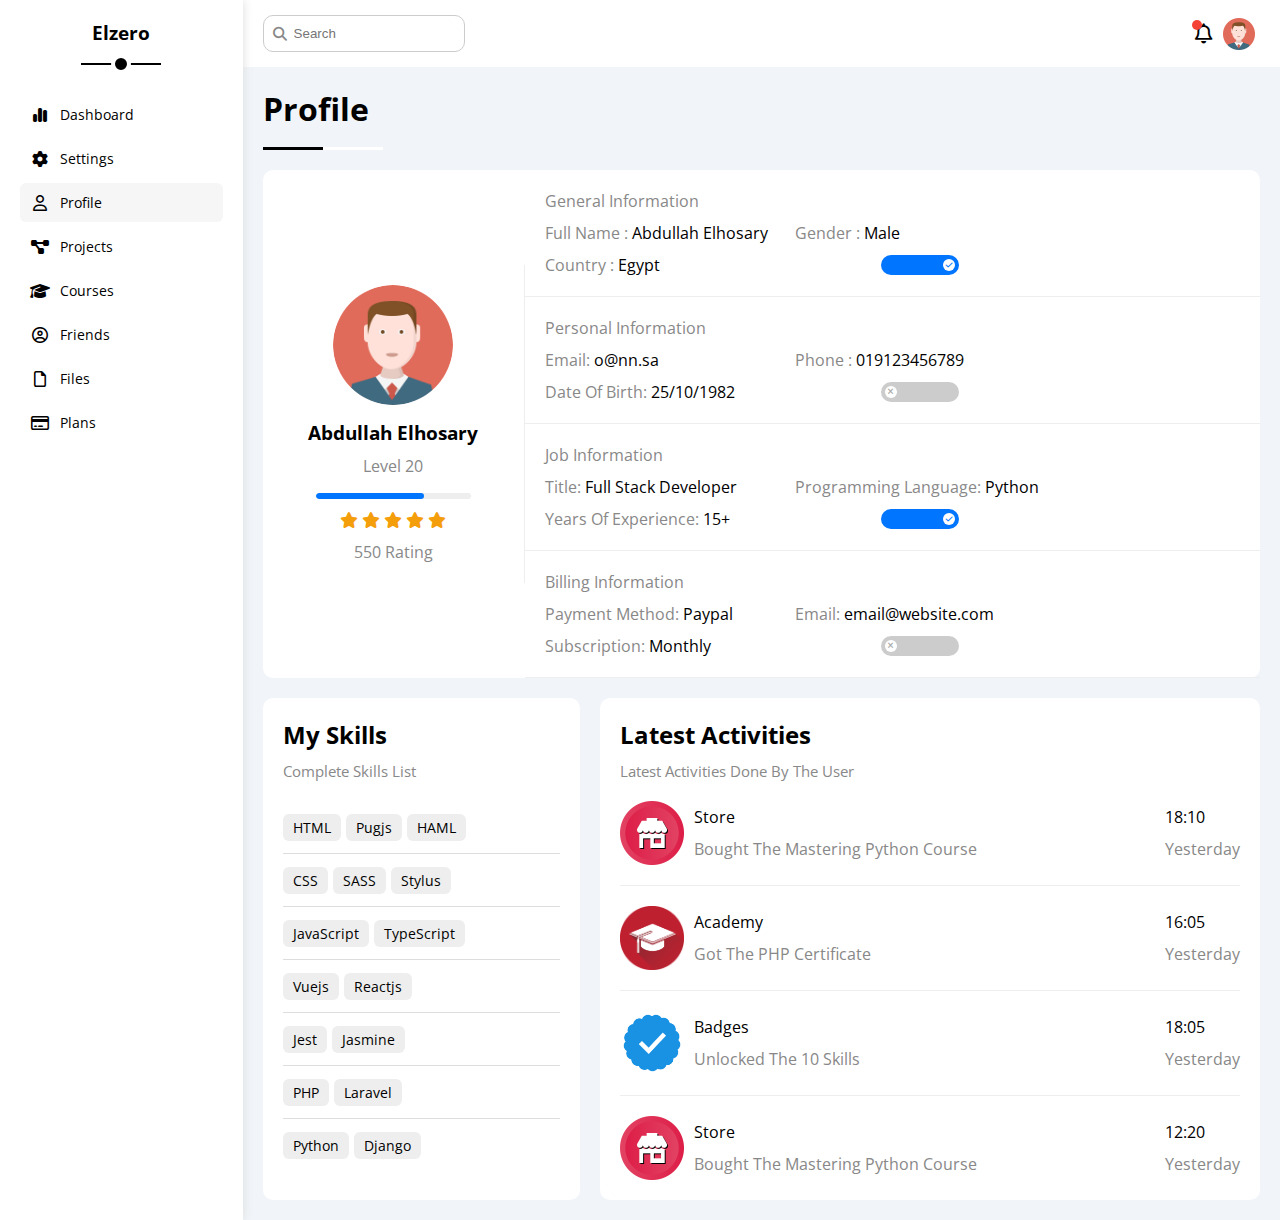
<file: profile.html>
<!DOCTYPE html>
<html lang="en">

<head>
    <meta charset="UTF-8">
    <meta name="viewport" content="width=device-width, initial-scale=1.0">
    <link rel="stylesheet" href="css/framework.css">
    <link rel="stylesheet" href="css/main.css">
    <link rel="stylesheet" href="css/all.min.css">
    <link rel="preconnect" href="https://fonts.googleapis.com">
    <link rel="preconnect" href="https://fonts.gstatic.com" crossorigin>
    <link href="https://fonts.googleapis.com/css2?family=Open+Sans:ital,wght@0,300..800;1,300..800&display=swap"
        rel="stylesheet">
    <title>Profile</title>
</head>

<body>

    <div class="page d-flex">
        <div class="sidebar bg-white p-20 p-relative">
            <h3 class="p-relative text-c mt-0">Elzero</h3>
            <ul class="p-0 list-none">
                <li>
                    <a href="index.html" class=" d-flex align-center fs-14 c-black rad-6 p-10">
                        <i class="fa-solid fa-chart-simple fa-fw"></i>
                        <span class="hide-mobile">Dashboard</span>
                    </a>
                </li>
                <li>
                    <a class="d-flex align-center fs-14 c-black rad-6 p-10" href="settings.html">
                        <i class="fa-solid fa-gear fa-fw"></i>
                        <span class="hide-mobile">Settings</span>
                    </a>
                </li>
                <li>
                    <a class="active d-flex align-center fs-14 c-black rad-6 p-10" href="profile.html">
                        <i class="fa-regular fa-user fa-fw"></i>
                        <span class="hide-mobile">Profile</span>
                    </a>
                </li>
                <li>
                    <a class="d-flex align-center fs-14 c-black rad-6 p-10" href="projects.html">
                        <i class="fa-solid fa-diagram-project fa-fw"></i>
                        <span class="hide-mobile">Projects</span>
                    </a>
                </li>
                <li>
                    <a class="d-flex align-center fs-14 c-black rad-6 p-10" href="courses.html">
                        <i class="fa-solid fa-graduation-cap fa-fw"></i>
                        <span class="hide-mobile">Courses</span>
                    </a>
                </li>
                <li>
                    <a class="d-flex align-center fs-14 c-black rad-6 p-10" href="friends.html">
                        <i class="fa-regular fa-circle-user fa-fw"></i>
                        <span class="hide-mobile">Friends</span>
                    </a>
                </li>
                <li>
                    <a class="d-flex align-center fs-14 c-black rad-6 p-10" href="files.html">
                        <i class="fa-regular fa-file fa-fw"></i>
                        <span class="hide-mobile">Files</span>
                    </a>
                </li>
                <li>
                    <a class="d-flex align-center fs-14 c-black rad-6 p-10" href="plans.html">
                        <i class="fa-regular fa-credit-card fa-fw"></i>
                        <span class="hide-mobile">Plans</span>
                    </a>
                </li>
            </ul>
        </div>

        <div class="content w-full">
            <!-- Start Head  -->

            <div class="head between-flex p-15 bg-white">
                <div class="search p-relative">
                    <input type="search " placeholder="Search" class="p-10 bor rad-10 ">
                </div>

                <div class="icons d-flex align-center">
                    <span class="notifcation p-relative">
                        <i class="fa-regular fa-bell fa-lg"></i>
                    </span>
                    <img src="imgs/avatar.png" alt="">
                </div>
            </div>

            <!-- End Head  -->
            <h1 class="p-relative">Profile</h1>

            <div class="profile-page m-20">
                <!-- Overview Start -->
                <div class="overview bg-white rad-10 d-flex align-center mb-20">
                    <div class="avater-box text-c p-20">
                        <img src="/imgs/avatar.png" class="rad-half mb-10">
                        <h3 class="m-0">Abdullah Elhosary</h3>
                        <p class="c-grey mt-10">Level 20</p>
                        <div class="level rad-6 bg-eee p-relative">
                            <span style="width: 70%" class="rad-6"></span>
                        </div>

                        <div class="rating mt-10 mb-10">
                            <i class="fa-solid fa-star c-orange fs-13"></i>
                            <i class="fa-solid fa-star c-orange fs-13"></i>
                            <i class="fa-solid fa-star c-orange fs-13"></i>
                            <i class="fa-solid fa-star c-orange fs-13"></i>
                            <i class="fa-solid fa-star c-orange fs-13"></i>
                        </div>
                        <p class="c-grey m-0 fs-13">550 Rating</p>
                    </div>
                    <div class="info-box w-full txt-c-mobile">
                        <div class="box p-20 d-flex align-center">
                            <h4 class="c-grey fs-15 m-0 w-full">General Information</h4>
                            <div class="fs-14">
                                <span class="c-grey">Full Name : </span>
                                <span>Abdullah Elhosary</span>
                            </div>

                            <div class="fs-14">
                                <span class="c-grey">Gender : </span>
                                <span>Male</span>
                            </div>

                            <div class="fs-14">
                                <span class="c-grey">Country : </span>
                                <span>Egypt</span>
                            </div>

                            <div class="fs-14">
                                <label>
                                    <input type="checkbox" class="toggle-checkbox" checked>
                                    <div class="toggle-switch"></div>
                                </label>
                            </div>


                        </div>

                        <div class="box p-20 d-flex align-center">
                            <h4 class="c-grey fs-15 m-0 w-full">Personal Information</h4>
                            <div class="fs-14">
                                <span class="c-grey">Email: </span>
                                <span>o@nn.sa</span>
                            </div>

                            <div class="fs-14">
                                <span class="c-grey">Phone : </span>
                                <span>019123456789</span>
                            </div>

                            <div class="fs-14">
                                <span class="c-grey">Date Of Birth: </span>
                                <span>25/10/1982</span>
                            </div>

                            <div class="fs-14">
                                <label>
                                    <input type="checkbox" class="toggle-checkbox">
                                    <div class="toggle-switch"></div>
                                </label>
                            </div>


                        </div>

                        <div class="box p-20 d-flex align-center">
                            <h4 class="c-grey fs-15 m-0 w-full">Job Information</h4>
                            <div class="fs-14">
                                <span class="c-grey">Title: </span>
                                <span>Full Stack Developer</span>
                            </div>

                            <div class="fs-14">
                                <span class="c-grey">Programming Language: </span>
                                <span>Python</span>
                            </div>

                            <div class="fs-14">
                                <span class="c-grey">Years Of Experience: </span>
                                <span>15+</span>
                            </div>

                            <div class="fs-14">
                                <label>
                                    <input type="checkbox" class="toggle-checkbox" checked>
                                    <div class="toggle-switch"></div>
                                </label>
                            </div>


                        </div>

                        <div class="box p-20 d-flex align-center">
                            <h4 class="c-grey fs-15 m-0 w-full">Billing Information</h4>
                            <div class="fs-14">
                                <span class="c-grey">Payment Method: </span>
                                <span>Paypal</span>
                            </div>

                            <div class="fs-14">
                                <span class="c-grey">Email: </span>
                                <span>email@website.com</span>
                            </div>

                            <div class="fs-14">
                                <span class="c-grey">Subscription: </span>
                                <span>Monthly</span>
                            </div>


                            <div class="fs-14">
                                <label>
                                    <input type="checkbox" class="toggle-checkbox">
                                    <div class="toggle-switch"></div>
                                </label>
                            </div>


                        </div>
                    </div>
                </div>

                <!-- Overview End -->

                <!-- Other Data Start  -->

                <div class="other-data d-flex gap-20  ">
                    <div class="skills p-20 bg-white rad-10">
                        <h2 class=" mt-0 mb-10 ">My Skills</h2>
                        <p class="mt-0 mb-20 c-grey f-15">Complete Skills List</p>
                        <ul class="m-0 txt-c-mobile">
                            <li><span>HTML</span><span>Pugjs</span><span>HAML</span></li>
                            <li><span>CSS</span><span>SASS</span><span>Stylus</span></li>
                            <li><span>JavaScript</span><span>TypeScript</span></li>
                            <li><span>Vuejs</span><span>Reactjs</span></li>
                            <li><span>Jest</span><span>Jasmine</span></li>
                            <li><span>PHP</span><span>Laravel</span></li>
                            <li><span>Python</span><span>Django</span></li>
                        </ul>
                    </div>

                    <div class="activities p-20 bg-white rad-10">
                        <h2 class="mt-0 mb-10 ">Latest Activities</h2>
                        <p class="mt-0 mb-20 c-grey f-15">Latest Activities Done By The User</p>
                        <div class="activity d-flex align-center txt-c-mobile">
                            <img src="/imgs/activity-01.png" alt="">
                            <div class="info">
                                <span class="d-block mb-10">Store</span>
                                <span class="c-grey">Bought The Mastering Python Course</span>
                            </div>
                            <div class="date">
                                <span class="d-block mb-10">18:10</span>
                                <span class="c-grey">Yesterday</span>
                            </div>
                        </div>

                        <div class="activity d-flex align-center txt-c-mobile">
                            <img src="/imgs/activity-02.png" alt="">
                            <div class="info">
                                <span class="d-block mb-10">Academy</span>
                                <span class="c-grey">Got The PHP Certificate</span>
                            </div>
                            <div class="date">
                                <span class="d-block mb-10">16:05</span>
                                <span class="c-grey">Yesterday</span>
                            </div>
                        </div>

                        <div class="activity d-flex align-center txt-c-mobile">
                            <img src="/imgs/activity-03.png" alt="">
                            <div class="info">
                                <span class="d-block mb-10">Badges</span>
                                <span class="c-grey">Unlocked The 10 Skills</span>
                            </div>
                            <div class="date">
                                <span class="d-block mb-10">18:05</span>
                                <span class="c-grey">Yesterday</span>
                            </div>
                        </div>

                        <div class="activity d-flex align-center txt-c-mobile">
                            <img src="/imgs/activity-01.png" alt="">
                            <div class="info">
                                <span class="d-block mb-10">Store</span>
                                <span class="c-grey">Bought The Mastering Python Course</span>
                            </div>
                            <div class="date">
                                <span class="d-block mb-10">12:20</span>
                                <span class="c-grey">Yesterday</span>
                            </div>
                        </div>
                    </div>
                </div>
                <!-- Other Data End  -->



            </div>

        </div>

    </div>

    <script src="./test.js"></script>
</body>

</html>
</file>
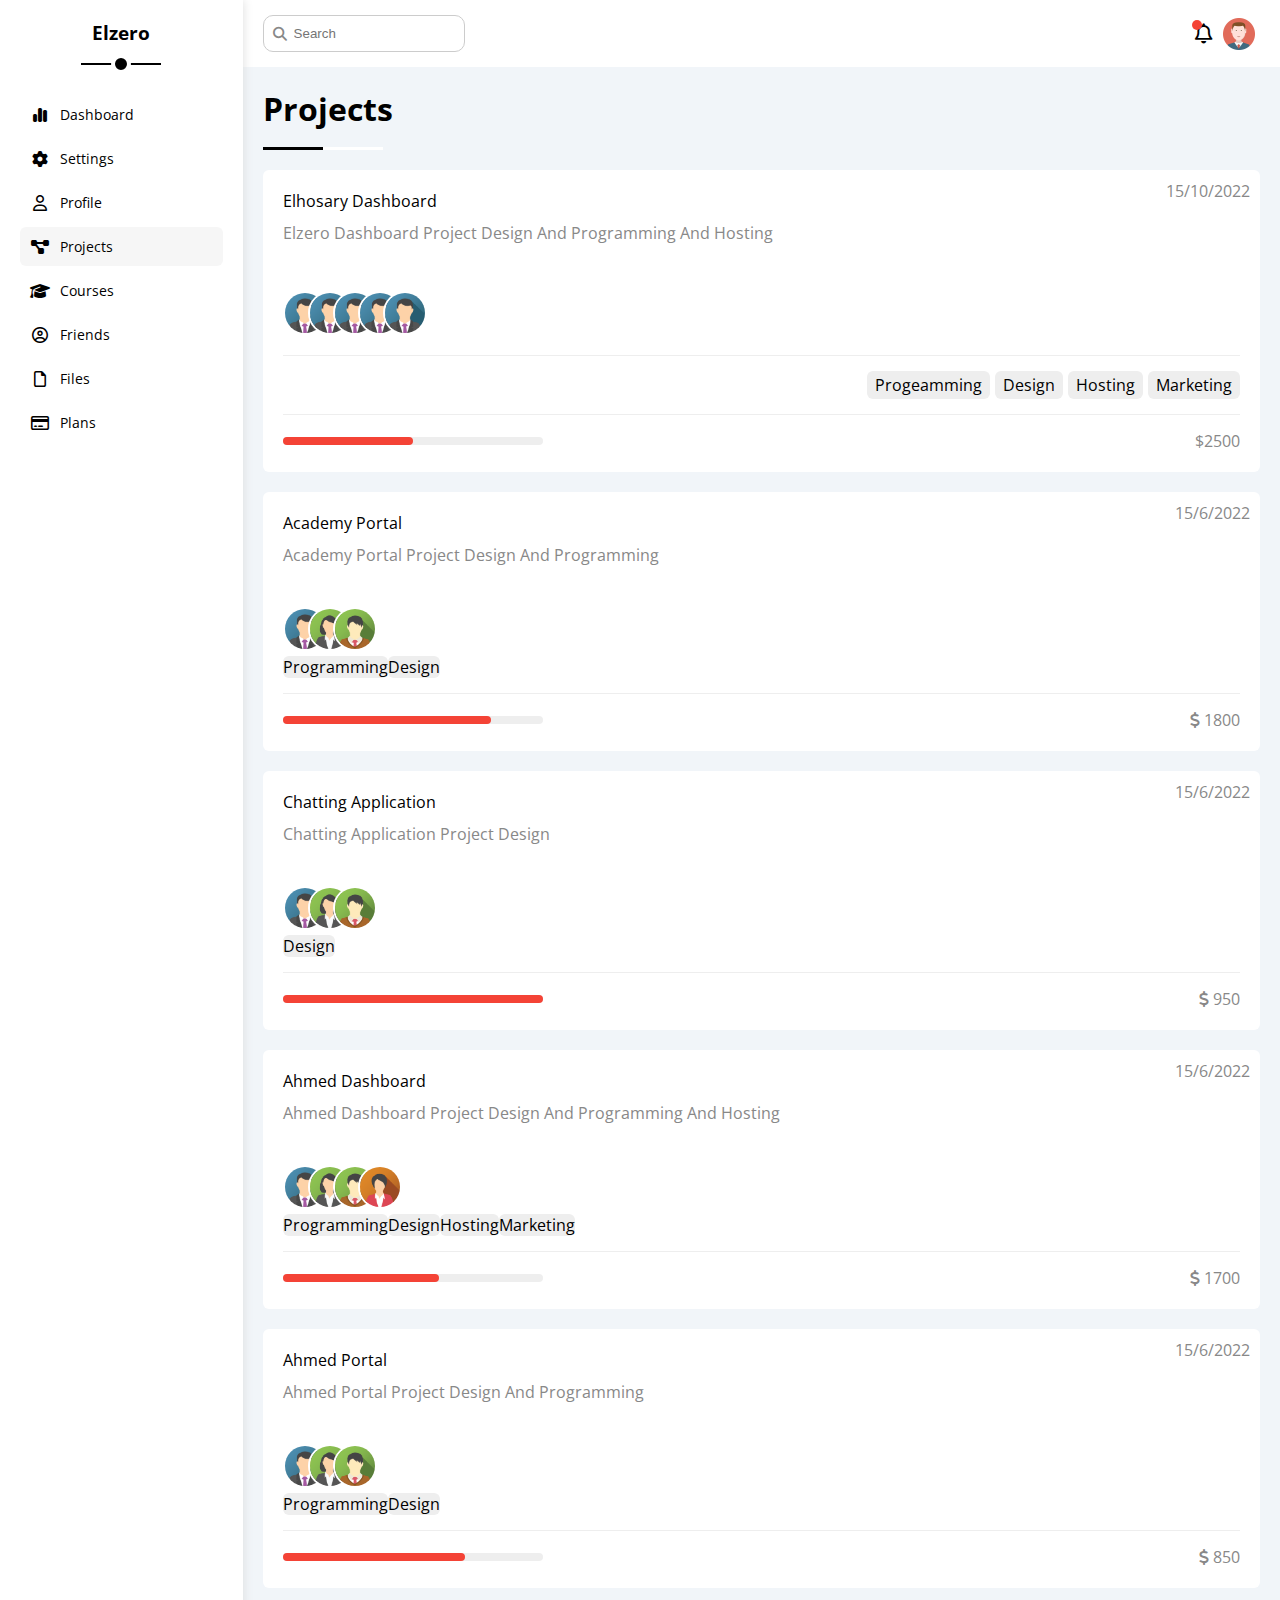
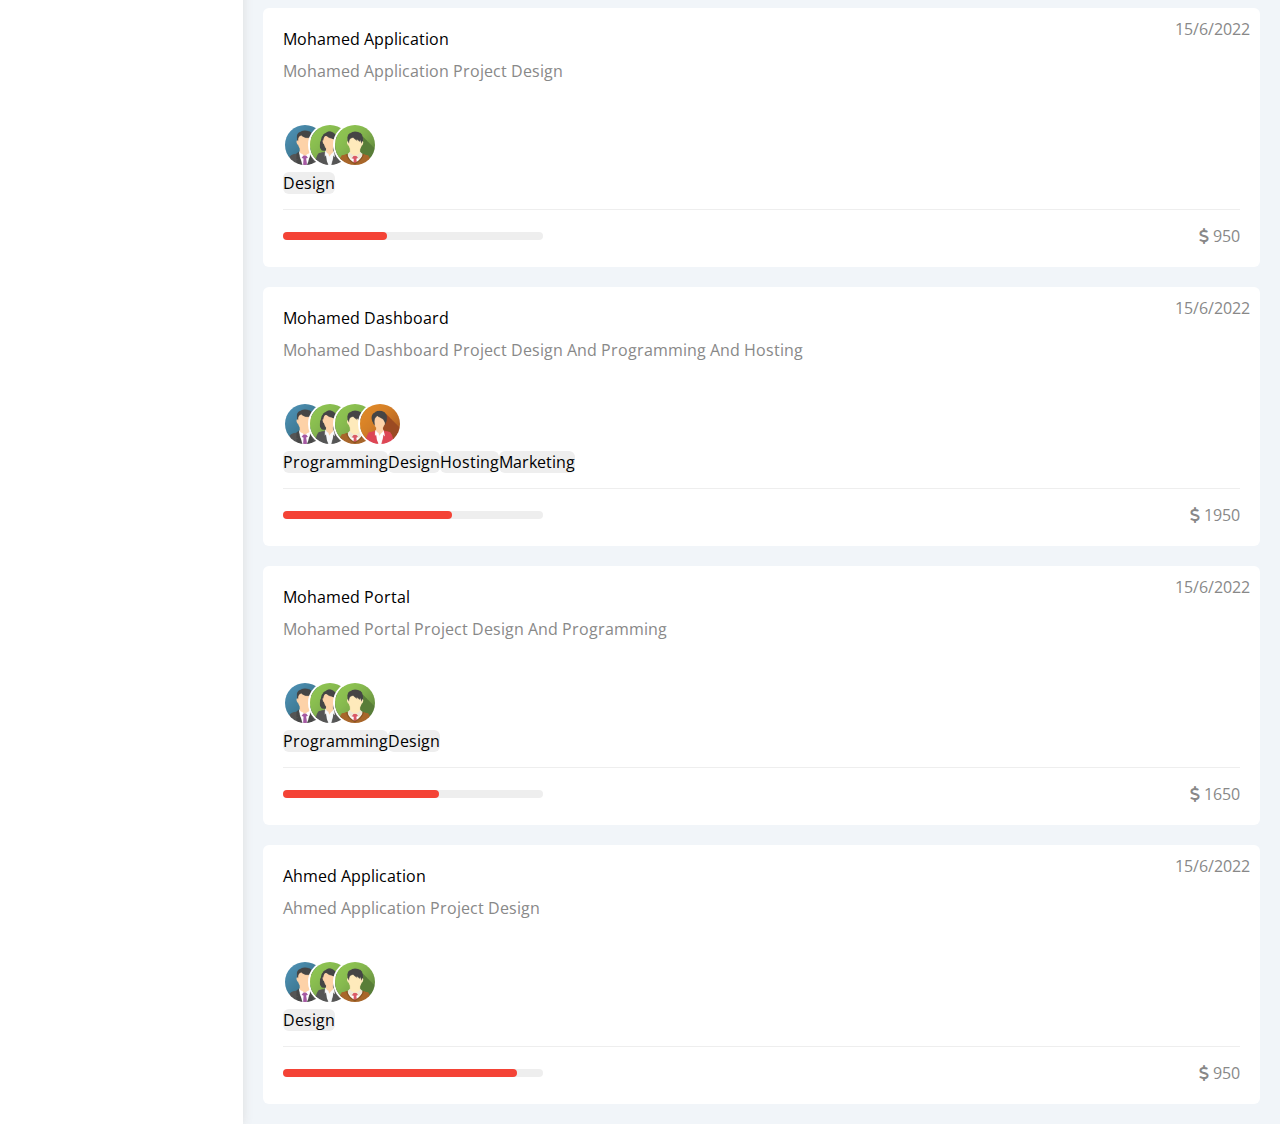
<file: projects.html>
<!DOCTYPE html>
<html lang="en">

<head>
    <meta charset="UTF-8">
    <meta name="viewport" content="width=device-width, initial-scale=1.0">
    <link rel="stylesheet" href="css/framework.css">
    <link rel="stylesheet" href="css/main.css">
    <link rel="stylesheet" href="css/all.min.css">
    <link rel="preconnect" href="https://fonts.googleapis.com">
    <link rel="preconnect" href="https://fonts.gstatic.com" crossorigin>
    <link href="https://fonts.googleapis.com/css2?family=Open+Sans:ital,wght@0,300..800;1,300..800&display=swap"
        rel="stylesheet">
    <title>Projects</title>
</head>

<body>

    <div class="page d-flex">
        <div class="sidebar bg-white p-20 p-relative">
            <h3 class="p-relative text-c mt-0">Elzero</h3>
            <ul class="p-0 list-none">
                <li>
                    <a href="index.html" class="d-flex align-center fs-14 c-black rad-6 p-10">
                        <i class="fa-solid fa-chart-simple fa-fw"></i>
                        <span class="hide-mobile">Dashboard</span>
                    </a>
                </li>
                <li>
                    <a class="d-flex align-center fs-14 c-black rad-6 p-10" href="settings.html">
                        <i class="fa-solid fa-gear fa-fw"></i>
                        <span class="hide-mobile">Settings</span>
                    </a>
                </li>
                <li>
                    <a class="d-flex align-center fs-14 c-black rad-6 p-10" href="profile.html">
                        <i class="fa-regular fa-user fa-fw"></i>
                        <span class="hide-mobile">Profile</span>
                    </a>
                </li>
                <li>
                    <a class="active d-flex align-center fs-14 c-black rad-6 p-10" href="projects.html">
                        <i class="fa-solid fa-diagram-project fa-fw"></i>
                        <span class="hide-mobile">Projects</span>
                    </a>
                </li>
                <li>
                    <a class="d-flex align-center fs-14 c-black rad-6 p-10" href="courses.html">
                        <i class="fa-solid fa-graduation-cap fa-fw"></i>
                        <span class="hide-mobile">Courses</span>
                    </a>
                </li>
                <li>
                    <a class="d-flex align-center fs-14 c-black rad-6 p-10" href="friends.html">
                        <i class="fa-regular fa-circle-user fa-fw"></i>
                        <span class="hide-mobile">Friends</span>
                    </a>
                </li>
                <li>
                    <a class="d-flex align-center fs-14 c-black rad-6 p-10" href="files.html">
                        <i class="fa-regular fa-file fa-fw"></i>
                        <span class="hide-mobile">Files</span>
                    </a>
                </li>
                <li>
                    <a class="d-flex align-center fs-14 c-black rad-6 p-10" href="plans.html">
                        <i class="fa-regular fa-credit-card fa-fw"></i>
                        <span class="hide-mobile">Plans</span>
                    </a>
                </li>
            </ul>
        </div>

        <div class="content w-full">
            <!-- Start Head  -->

            <div class="head between-flex p-15 bg-white">
                <div class="search p-relative">
                    <input type="search " placeholder="Search" class="p-10 bor rad-10 ">
                </div>

                <div class="icons d-flex align-center">
                    <span class="notifcation p-relative">
                        <i class="fa-regular fa-bell fa-lg"></i>
                    </span>
                    <img src="imgs/avatar.png" alt="">
                </div>
            </div>

            <!-- End Head  -->
            <h1 class="p-relative">Projects</h1>

            <div class="projects-page d-grid m-20 gap-20">
                <div class="project bg-white p-20 rad-6 p-relative">
                    <span class="date c-grey fs-13">15/10/2022</span>
                    <h4 class="m-0">Elhosary Dashboard</h4>
                    <p class="mt-10 fs-14 c-grey">Elzero Dashboard Project Design And Programming And Hosting</p>
                    <div class="team">
                        <a href="">
                            <img src="imgs/team-01.png" alt="">
                        </a>
                        <a href="">
                            <img src="imgs/team-01.png" alt="">
                        </a>
                        <a href="">
                            <img src="imgs/team-01.png" alt="">
                        </a>
                        <a href="">
                            <img src="imgs/team-01.png" alt="">
                        </a>
                        <a href="">
                            <img src="imgs/team-01.png" alt="">
                        </a>
                    </div>
                    <div class="tools d-flex">
                        <span class="fs-13 rad-6 bg-eee">Progeamming</span>
                        <span class="fs-13 rad-6 bg-eee">Design</span>
                        <span class="fs-13 rad-6 bg-eee">Hosting</span>
                        <span class="fs-13 rad-6 bg-eee">Marketing</span>
                    </div>

                    <div class="info between-flex">
                        <div class="prog bg-eee">
                            <span class="bg-red" style="width: 50%;"></span>
                        </div>
                        <span class="c-grey">$2500</span>
                    </div>
                </div>
                <div class="project bg-white p-20 rad-6 p-relative">
                    <span class="date fs-13 c-grey">15/6/2022</span>
                    <h4 class="m-0">Academy Portal</h4>
                    <p class="c-grey mt-10 mb-10 fs-14">Academy Portal Project Design And Programming</p>
                    <div class="team">
                        <a href="#"><img src="imgs/team-01.png" alt="" /></a>
                        <a href="#"><img src="imgs/team-02.png" alt="" /></a>
                        <a href="#"><img src="imgs/team-03.png" alt="" /></a>
                    </div>
                    <div class="do d-flex">
                        <span class="fs-13 rad-6 bg-eee">Programming</span>
                        <span class="fs-13 rad-6 bg-eee">Design</span>
                    </div>
                    <div class="info between-flex">
                        <div class="prog bg-eee">
                            <span class="bg-green" style="width: 80%"></span>
                        </div>
                        <div class="fs-14 c-grey">
                            <i class="fa-solid fa-dollar-sign"></i>
                            1800
                        </div>
                    </div>
                </div>
                <div class="project bg-white p-20 rad-6 p-relative">
                    <span class="date fs-13 c-grey">15/6/2022</span>
                    <h4 class="m-0">Chatting Application</h4>
                    <p class="c-grey mt-10 mb-10 fs-14">Chatting Application Project Design</p>
                    <div class="team">
                        <a href="#"><img src="imgs/team-01.png" alt="" /></a>
                        <a href="#"><img src="imgs/team-02.png" alt="" /></a>
                        <a href="#"><img src="imgs/team-03.png" alt="" /></a>
                    </div>
                    <div class="do d-flex">
                        <span class="fs-13 rad-6 bg-eee">Design</span>
                    </div>
                    <div class="info between-flex">
                        <div class="prog bg-eee">
                            <span class="bg-blue" style="width: 100%"></span>
                        </div>
                        <div class="fs-14 c-grey">
                            <i class="fa-solid fa-dollar-sign"></i>
                            950
                        </div>
                    </div>
                </div>
                <div class="project bg-white p-20 rad-6 p-relative">
                    <span class="date fs-13 c-grey">15/6/2022</span>
                    <h4 class="m-0">Ahmed Dashboard</h4>
                    <p class="c-grey mt-10 mb-10 fs-14">Ahmed Dashboard Project Design And Programming And Hosting</p>
                    <div class="team">
                        <a href="#"><img src="imgs/team-01.png" alt="" /></a>
                        <a href="#"><img src="imgs/team-02.png" alt="" /></a>
                        <a href="#"><img src="imgs/team-03.png" alt="" /></a>
                        <a href="#"><img src="imgs/team-04.png" alt="" /></a>
                    </div>
                    <div class="do d-flex">
                        <span class="fs-13 rad-6 bg-eee">Programming</span>
                        <span class="fs-13 rad-6 bg-eee">Design</span>
                        <span class="fs-13 rad-6 bg-eee">Hosting</span>
                        <span class="fs-13 rad-6 bg-eee">Marketing</span>
                    </div>
                    <div class="info between-flex">
                        <div class="prog bg-eee">
                            <span class="bg-green" style="width: 60%"></span>
                        </div>
                        <div class="fs-14 c-grey">
                            <i class="fa-solid fa-dollar-sign"></i>
                            1700
                        </div>
                    </div>
                </div>
                <div class="project bg-white p-20 rad-6 p-relative">
                    <span class="date fs-13 c-grey">15/6/2022</span>
                    <h4 class="m-0">Ahmed Portal</h4>
                    <p class="c-grey mt-10 mb-10 fs-14">Ahmed Portal Project Design And Programming</p>
                    <div class="team">
                        <a href="#"><img src="imgs/team-01.png" alt="" /></a>
                        <a href="#"><img src="imgs/team-02.png" alt="" /></a>
                        <a href="#"><img src="imgs/team-03.png" alt="" /></a>
                    </div>
                    <div class="do d-flex">
                        <span class="fs-13 rad-6 bg-eee">Programming</span>
                        <span class="fs-13 rad-6 bg-eee">Design</span>
                    </div>
                    <div class="info between-flex">
                        <div class="prog bg-eee">
                            <span class="bg-green" style="width: 70%"></span>
                        </div>
                        <div class="fs-14 c-grey">
                            <i class="fa-solid fa-dollar-sign"></i>
                            850
                        </div>
                    </div>
                </div>
                <div class="project bg-white p-20 rad-6 p-relative">
                    <span class="date fs-13 c-grey">15/6/2022</span>
                    <h4 class="m-0">Mohamed Application</h4>
                    <p class="c-grey mt-10 mb-10 fs-14">Mohamed Application Project Design</p>
                    <div class="team">
                        <a href="#"><img src="imgs/team-01.png" alt="" /></a>
                        <a href="#"><img src="imgs/team-02.png" alt="" /></a>
                        <a href="#"><img src="imgs/team-03.png" alt="" /></a>
                    </div>
                    <div class="do d-flex">
                        <span class="fs-13 rad-6 bg-eee">Design</span>
                    </div>
                    <div class="info between-flex">
                        <div class="prog bg-eee">
                            <span class="bg-red" style="width: 40%"></span>
                        </div>
                        <div class="fs-14 c-grey">
                            <i class="fa-solid fa-dollar-sign"></i>
                            950
                        </div>
                    </div>
                </div>
                <div class="project bg-white p-20 rad-6 p-relative">
                    <span class="date fs-13 c-grey">15/6/2022</span>
                    <h4 class="m-0">Mohamed Dashboard</h4>
                    <p class="c-grey mt-10 mb-10 fs-14">Mohamed Dashboard Project Design And Programming And Hosting</p>
                    <div class="team">
                        <a href="#"><img src="imgs/team-01.png" alt="" /></a>
                        <a href="#"><img src="imgs/team-02.png" alt="" /></a>
                        <a href="#"><img src="imgs/team-03.png" alt="" /></a>
                        <a href="#"><img src="imgs/team-04.png" alt="" /></a>
                    </div>
                    <div class="do d-flex">
                        <span class="fs-13 rad-6 bg-eee">Programming</span>
                        <span class="fs-13 rad-6 bg-eee">Design</span>
                        <span class="fs-13 rad-6 bg-eee">Hosting</span>
                        <span class="fs-13 rad-6 bg-eee">Marketing</span>
                    </div>
                    <div class="info between-flex">
                        <div class="prog bg-eee">
                            <span class="bg-green" style="width: 65%"></span>
                        </div>
                        <div class="fs-14 c-grey">
                            <i class="fa-solid fa-dollar-sign"></i>
                            1950
                        </div>
                    </div>
                </div>
                <div class="project bg-white p-20 rad-6 p-relative">
                    <span class="date fs-13 c-grey">15/6/2022</span>
                    <h4 class="m-0">Mohamed Portal</h4>
                    <p class="c-grey mt-10 mb-10 fs-14">Mohamed Portal Project Design And Programming</p>
                    <div class="team">
                        <a href="#"><img src="imgs/team-01.png" alt="" /></a>
                        <a href="#"><img src="imgs/team-02.png" alt="" /></a>
                        <a href="#"><img src="imgs/team-03.png" alt="" /></a>
                    </div>
                    <div class="do d-flex">
                        <span class="fs-13 rad-6 bg-eee">Programming</span>
                        <span class="fs-13 rad-6 bg-eee">Design</span>
                    </div>
                    <div class="info between-flex">
                        <div class="prog bg-eee">
                            <span class="bg-green" style="width: 60%"></span>
                        </div>
                        <div class="fs-14 c-grey">
                            <i class="fa-solid fa-dollar-sign"></i>
                            1650
                        </div>
                    </div>
                </div>
                <div class="project bg-white p-20 rad-6 p-relative">
                    <span class="date fs-13 c-grey">15/6/2022</span>
                    <h4 class="m-0">Ahmed Application</h4>
                    <p class="c-grey mt-10 mb-10 fs-14">Ahmed Application Project Design</p>
                    <div class="team">
                        <a href="#"><img src="imgs/team-01.png" alt="" /></a>
                        <a href="#"><img src="imgs/team-02.png" alt="" /></a>
                        <a href="#"><img src="imgs/team-03.png" alt="" /></a>
                    </div>
                    <div class="do d-flex">
                        <span class="fs-13 rad-6 bg-eee">Design</span>
                    </div>
                    <div class="info between-flex">
                        <div class="prog bg-eee">
                            <span class="bg-green" style="width: 90%"></span>
                        </div>
                        <div class="fs-14 c-grey">
                            <i class="fa-solid fa-dollar-sign"></i>
                            950
                        </div>
                    </div>
                </div>
            </div>

        </div>

    </div>

    <script src="./test.js"></script>
</body>

</html>
</file>
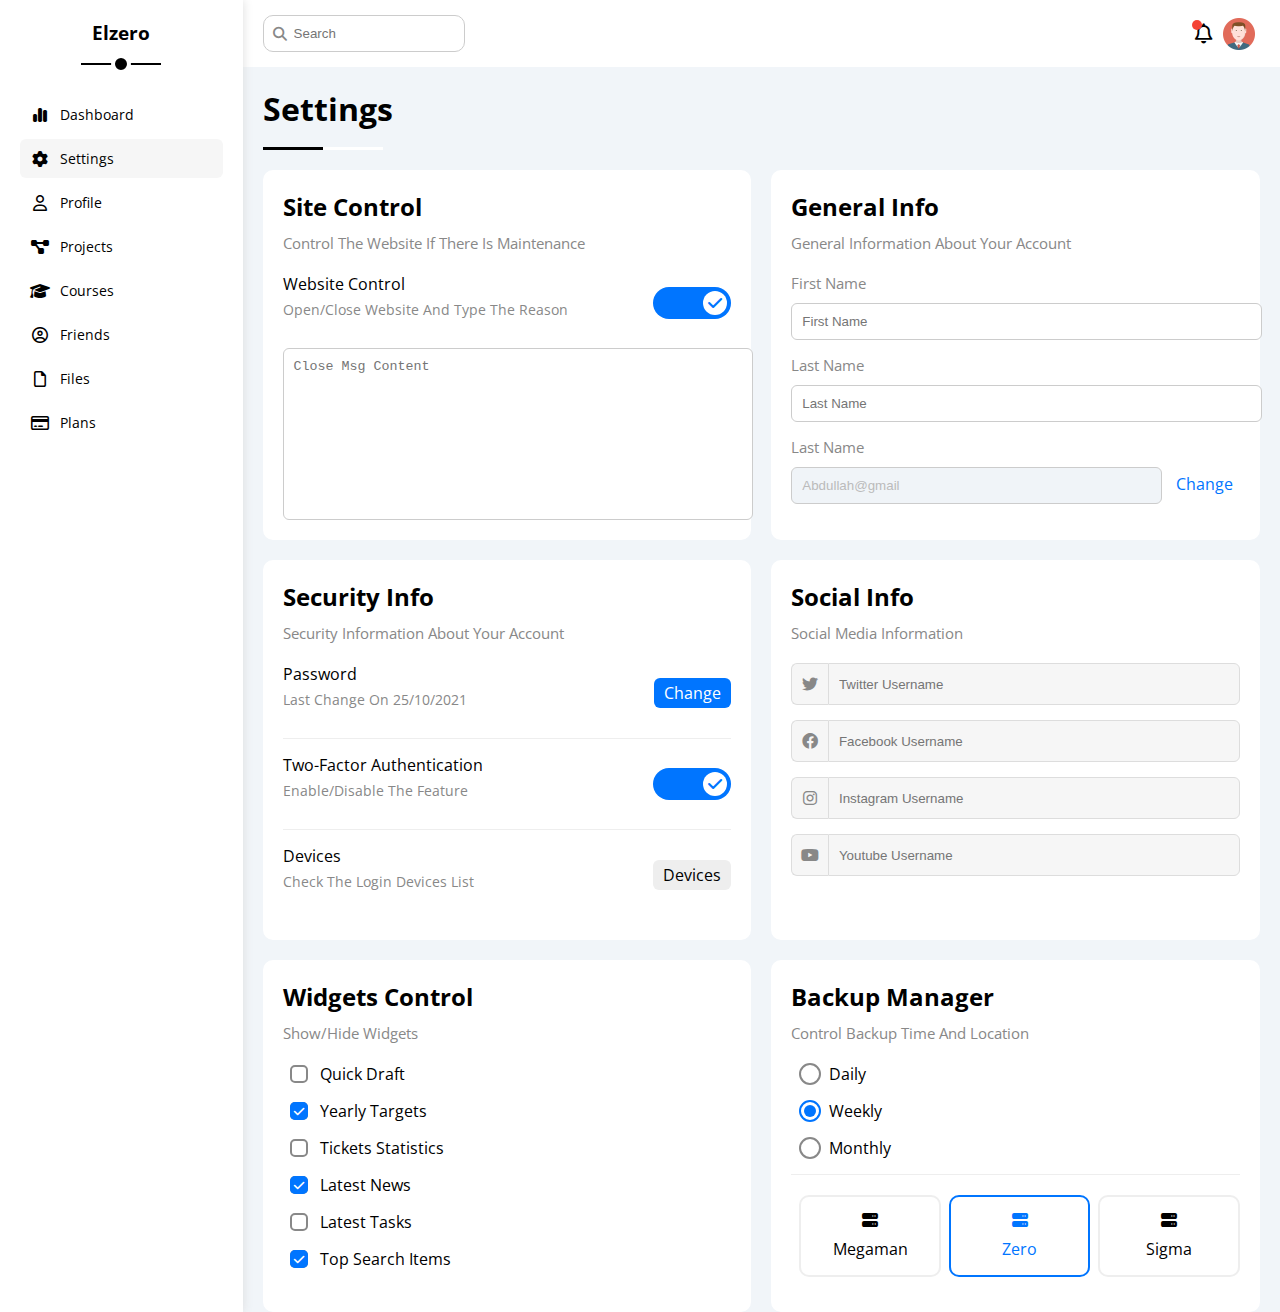
<file: settings.html>
<!DOCTYPE html>
<html lang="en">

<head>
    <meta charset="UTF-8">
    <meta name="viewport" content="width=device-width, initial-scale=1.0">
    <link rel="stylesheet" href="css/framework.css">
    <link rel="stylesheet" href="css/main.css">
    <link rel="stylesheet" href="css/all.min.css">
    <link rel="preconnect" href="https://fonts.googleapis.com">
    <link rel="preconnect" href="https://fonts.gstatic.com" crossorigin>
    <link href="https://fonts.googleapis.com/css2?family=Open+Sans:ital,wght@0,300..800;1,300..800&display=swap"
        rel="stylesheet">
    <title>Settings</title>
</head>

<body>

    <div class="page d-flex">
        <div class="sidebar bg-white p-20 p-relative">
            <h3 class="p-relative text-c mt-0">Elzero</h3>
            <ul class="p-0 list-none">
                <li>
                    <a href="index.html" class=" d-flex align-center fs-14 c-black rad-6 p-10">
                        <i class="fa-solid fa-chart-simple fa-fw"></i>
                        <span class="hide-mobile">Dashboard</span>
                    </a>
                </li>
                <li>
                    <a class="active d-flex align-center fs-14 c-black rad-6 p-10" href="settings.html">
                        <i class="fa-solid fa-gear fa-fw"></i>
                        <span class="hide-mobile">Settings</span>
                    </a>
                </li>
                <li>
                    <a class="d-flex align-center fs-14 c-black rad-6 p-10" href="profile.html">
                        <i class="fa-regular fa-user fa-fw"></i>
                        <span class="hide-mobile">Profile</span>
                    </a>
                </li>
                <li>
                    <a class="d-flex align-center fs-14 c-black rad-6 p-10" href="projects.html">
                        <i class="fa-solid fa-diagram-project fa-fw"></i>
                        <span class="hide-mobile">Projects</span>
                    </a>
                </li>
                <li>
                    <a class="d-flex align-center fs-14 c-black rad-6 p-10" href="courses.html">
                        <i class="fa-solid fa-graduation-cap fa-fw"></i>
                        <span class="hide-mobile">Courses</span>
                    </a>
                </li>
                <li>
                    <a class="d-flex align-center fs-14 c-black rad-6 p-10" href="friends.html">
                        <i class="fa-regular fa-circle-user fa-fw"></i>
                        <span class="hide-mobile">Friends</span>
                    </a>
                </li>
                <li>
                    <a class="d-flex align-center fs-14 c-black rad-6 p-10" href="files.html">
                        <i class="fa-regular fa-file fa-fw"></i>
                        <span class="hide-mobile">Files</span>
                    </a>
                </li>
                <li>
                    <a class="d-flex align-center fs-14 c-black rad-6 p-10" href="plans.html">
                        <i class="fa-regular fa-credit-card fa-fw"></i>
                        <span class="hide-mobile">Plans</span>
                    </a>
                </li>
            </ul>
        </div>

        <div class="content w-full">
            <!-- Start Head  -->

            <div class="head between-flex p-15 bg-white">
                <div class="search p-relative">
                    <input type="search " placeholder="Search" class="p-10 bor rad-10 ">
                </div>

                <div class="icons d-flex align-center">
                    <span class="notifcation p-relative">
                        <i class="fa-regular fa-bell fa-lg"></i>
                    </span>
                    <img src="imgs/avatar.png" alt="">
                </div>
            </div>

            <!-- End Head  -->
            <h1 class="p-relative">Settings</h1>
            <div class="settings-page wrapper d-grid gap-20">
                <!-- Start Site Control -->
                <div class="site-control bg-white rad-10  p-20">
                    <h2 class=" mt-0 mb-10 ">Site Control</h2>
                    <p class="mt-0 mb-20 c-grey f-15">Control The Website If There Is Maintenance</p>
                    <div class="website-control mb-15 between-flex">
                        <div class="left">
                            <span class="">Website Control</span>
                            <p class="c-grey f-14 mt-5 mb-0">Open/Close Website And Type The Reason</p>
                        </div>
                        <div class="right">
                            <label>
                                <input type="checkbox" class="toggle-checkbox" checked>
                                <div class="toggle-switch"></div>
                            </label>
                        </div>
                    </div>

                    <textarea placeholder="Close Msg Content"
                        class="close-message p-10 rad-6 d-block w-full"></textarea>

                </div>
                <!-- End Site Control -->

                <!-- Start general-info -->
                <div class="general-info bg-white rad-10  p-20">
                    <h2 class=" mt-0 mb-10 ">General Info</h2>
                    <p class="mt-0 mb-20 c-grey f-15">General Information About Your Account</p>
                    <div class="general-controls ">
                        <div class="first-name mb-15">
                            <label class="d-block c-grey f-15 mb-10" for="first">First Name</label>
                            <input type="text" class="b-none border-ccc p-10 rad-6 d-block w-full"
                                placeholder="First Name">
                        </div>
                        <div class="last-name mb-15">
                            <label class="d-block c-grey f-15 mb-10" for="last">Last Name</label>
                            <input type="text" class="b-none border-ccc p-10 rad-6 d-block w-full"
                                placeholder="Last Name">
                        </div>

                        <div class="email">
                            <label class="d-block c-grey f-15 mb-10" for="email">Last Name</label>
                            <input type="email" class="email-input b-none border-ccc p-10 rad-6 mr-10"
                                value="Abdullah@gmail" disabled>
                            <a class="c-blue">Change</a>
                        </div>
                    </div>
                </div>
                <!-- End general-info -->

                <!-- Start Security Info -->
                <div class="security-info bg-white rad-10  p-20">
                    <h2 class=" mt-0 mb-10 ">Security Info</h2>
                    <p class="mt-0 mb-20 c-grey f-15">Security Information About Your Account</p>
                    <div class="sec-box mb-15 pb-15 between-flex">
                        <div class="left">
                            <span>Password</span>
                            <p class="c-grey f-14 mt-5 mb-0">Last Change On 25/10/2021</p>
                        </div>
                        <div class="right">
                            <span class="change d-block fs-14 bg-blue c-white b-none w-fit button-shape">Change</span>
                        </div>
                    </div>

                    <div class="sec-box mb-15 pb-15 between-flex">
                        <div class="left">
                            <span>Two-Factor Authentication</span>
                            <p class="c-grey f-14 mt-5 mb-0">Enable/Disable The Feature</p>
                        </div>
                        <div class="right">
                            <label>
                                <input type="checkbox" class="toggle-checkbox" checked>
                                <div class="toggle-switch"></div>
                            </label>
                        </div>
                    </div>

                    <div class="sec-box mb-15  between-flex">
                        <div class="left">
                            <span>Devices</span>
                            <p class="c-grey f-14 mt-5 mb-0">Check The Login Devices List</p>
                        </div>
                        <div class="right">
                            <span class="change d-block fs-14 bg-eee c-black b-none w-fit button-shape">Devices</span>
                        </div>
                    </div>

                </div>
                <!-- End Security Info -->

                <!-- Start Social Info -->
                <div class="social-boxes bg-white rad-10  p-20">
                    <h2 class=" mt-0 mb-10 ">Social Info</h2>
                    <p class="mt-0 mb-20 c-grey f-15">Social Media Information</p>
                    <div class="d-flex align-center mb-15">
                        <i class="fa-brands fa-twitter d-flex flex-center c-grey"></i>
                        <input class="w-full p-0" type="text" placeholder="Twitter Username" />
                    </div>

                    <div class="d-flex align-center mb-15">
                        <i class="fa-brands fa-facebook d-flex flex-center c-grey"></i>
                        <input class="w-full p-0" type="text" placeholder="Facebook Username" />
                    </div>

                    <div class="d-flex align-center mb-15">
                        <i class="fa-brands fa-instagram d-flex flex-center c-grey"></i>
                        <input class="w-full p-0" type="text" placeholder="Instagram Username" />
                    </div>

                    <div class="d-flex align-center mb-15">
                        <i class="fa-brands fa-youtube d-flex flex-center c-grey"></i>
                        <input class="w-full p-0" type="text" placeholder="Youtube Username" />
                    </div>
                </div>
                <!-- End Social Info -->

                <!-- Start Social Info -->
                <div class="widgets bg-white rad-10  p-20">
                    <h2 class=" mt-0 mb-10 ">Widgets Control</h2>
                    <p class="mt-0 mb-20 c-grey f-15">Show/Hide Widgets</p>
                    <div class="control d-flex align-center mb-15">
                        <input type="checkbox" id="one">
                        <label for="one">Quick Draft</label>
                    </div>

                    <div class="control d-flex align-center mb-15">
                        <input type="checkbox" id="two" checked>
                        <label for="two">Yearly Targets</label>
                    </div>


                    <div class="control d-flex align-center mb-15">
                        <input type="checkbox" id="three">
                        <label for="three">Tickets Statistics</label>
                    </div>


                    <div class="control d-flex align-center mb-15">
                        <input type="checkbox" id="four" checked>
                        <label for="four">Latest News</label>
                    </div>


                    <div class="control d-flex align-center mb-15">
                        <input type="checkbox" id="five">
                        <label for="five">Latest Tasks</label>
                    </div>

                    <div class="control d-flex align-center mb-15">
                        <input type="checkbox" id="six" checked>
                        <label for="six">Top Search Items</label>
                    </div>

                </div>
                <!-- End Social Info -->

                <!-- Start Backup -->
                <div class="backup-control bg-white rad-10  p-20">
                    <h2 class=" mt-0 mb-10 ">Backup Manager</h2>
                    <p class="mt-0 mb-20 c-grey f-15">Control Backup Time And Location</p>

                    <div class="control d-flex align-center mb-15">
                        <input type="radio" id="daily" name="Date">
                        <label for="daily">Daily</label>
                    </div>

                    <div class="control d-flex align-center mb-15">
                        <input type="radio" id="Weekly" name="Date" checked>
                        <label for="Weekly">Weekly</label>
                    </div>

                    <div class="control d-flex align-center mb-15">
                        <input type="radio" id="Monthly" name="Date">
                        <label for="Monthly">Monthly</label>
                    </div>

                    <div class="servers d-flex align-center text-c">
                        <input type="radio" name="servers" id="server-one" />
                        <div class="server mb-15 rad-10 w-full">
                            <label class="d-block m-15" for="server-one">
                                <i class="fa-solid fa-server d-block mb-10"></i>
                                Megaman
                            </label>
                        </div>
                        <input type="radio" name="servers" id="server-two" checked />
                        <div class="server mb-15 rad-10 w-full">
                            <label class="d-block m-15" for="server-two">
                                <i class="fa-solid fa-server d-block mb-10"></i>
                                Zero
                            </label>
                        </div>
                        <input type="radio" name="servers" id="server-three" />
                        <div class="server mb-15 rad-10 w-full">
                            <label class="d-block m-15" for="server-three">
                                <i class="fa-solid fa-server d-block mb-10"></i>
                                Sigma
                            </label>
                        </div>
                    </div>

                    
                </div>

                <!-- end Backup -->
                
            </div>

        </div>

    </div>

    <script src="./test.js"></script>
</body>

</html>
</file>
<file: css/framework.css>
:root {
  --blue-color: #0075ff;
  --blue-alt-color: #0d69d5;
  --orange-color: #f59e0b;
  --green-color: #22c55e;
  --red-color: #f44336;
  --grey-color: #888;
}

/* Colors */
.c-black {
  color: black;
}
.c-white {
  color: white;
}
.c-grey {
  color: var(--grey-color);
}
.c-red {
  color: var(--red-color);
}
.c-green {
  color: var(--green-color);
}
.c-blue {
  color: var(--blue-color);
}
.c-orange {
  color: var(--orange-color);
}
.bg-red {
  background-color: var(--red-color);
}
.bg-green {
  background-color: var(--green-color);
}
.bg-blue {
  background-color: var(--blue-color);
}
.bg-orange {
  background-color: var(--orange-color);
}
.bg-white {
  background-color: white;
}
.bg-eee {
  background-color: #eee;
}
/* Start Box  */

.d-flex{
    
    display: flex;
}

.flex-center{
    display: flex !important;
    justify-content: center;
    align-items: center;
}

 .f-wrap{
    flex-wrap: wrap;
 }

.d-block{
    display: block !important;
}
.align-center{
    align-items: center;
}

.d-grid{
    display: grid;
} 

@media (max-width:767px) {
    .block-mobile{
        display: block;
    }
}

/* End Box  */


/* Start padding and margin */

.p-20{
    padding: 20px;
}

.p-10{
    padding: 10px;
}

.p-15{
    padding: 15px;
}

.pl-15{
    padding-left: 15px;
}

.pl-25{
    padding-left: 25px;
}

.pt-10{
    padding-top: 10px;
}
.pt-15{
    padding-top: 15px;
}

.pt-20{
    padding-top: 20px;
}

.pb-20{
    padding-bottom: 20px;
}
.pb-15{
    padding-bottom: 15px;
}
.m-20{
    margin: 20px;
}

.m-15{
    margin: 15px;
}
.mt-5{
    margin-top: 5px;
}

.mt-0{
    margin-top: 0;
}

.mt-10{
    margin-top: 10px;
}

.mt-15{
    margin-top: 15px;
}

.mt-20{
    margin-top: 20px;
}

.mt-25{
    margin-top: 25px;
}

.m-0{
    margin: 0;
}
.mb-5{
    margin-bottom: 5px;
}

.mb-10{
    margin-bottom: 10px;
}
.mb-15{
    margin-bottom: 15px;
}

.mb-20{
    margin-bottom: 20px;
}

.mr-10{
    margin-right: 10px;
}

.bor{
    border: 1px solid #ccc;
}


.rad-6{
    border-radius: 6px;
}

.rad-10{
    border-radius: 10px;
}

.rad-half{
    border-radius: 50%;
}

.gap-20{
    gap: 20px;
}


.gap-5{
    gap: 5px;
}
/* End padding and margin */

/* Start Font*/

.text-c{
    text-align: center;
}

@media (max-width:767px) {
    .txt-c-mobile{
        text-align: center;
    }
}

 .f-13{
    font-size: 14px;
}

.f-14{
    font-size: 14px;
}

.f-15{
    font-size: 15px;
}

.f-32{
    font-size: 32px;
}
.w-full{
    width: 100%;
}

.h-full {
    height: 100%;
}

 .w-fit{
    width: fit-content;
 }

 .fw-bold{
    font-weight: bold;
 }


 .f-wrap{
    flex-wrap: wrap;
 }
/* End Font */


/* Start Postion*/

.p-relative{
    position: relative;
}

/* End Postion */


/* Start Color  */

.bg-white{
    background-color: white;
}

.c-black{
    color: black;
}


.c-white{
    color: white;
}

.b-none{
    border: none;
}

.border-ccc{
    border: 1px solid #ccc;
}

.border-eee{
    border: 1px solid #eee;
}
/* End Color  */

/* Start Components */

.between-flex{
    display: flex;
    justify-content: space-between;
    align-items: center;
}

/* End Components  */


@media (max-width: 767px) {
    .hide-mobile{
        display: none;
    }
}

/* Buttons  */

.button-shape{
    border-radius: 6px;
    padding: 4px 10px;
}
</file>
<file: css/main.css>
:root {
    --blue-color: #0075ff;
    --blue-alt-color: #0d69d5;
    --orange-color: #f59e0b;
    --green-color: #22c55e;
    --red-color: #f44336;
    --grey-color: #888;
}

* {
    box-sizing: content-box;

}

body {
    margin: 0;
    font-family: "Open Sans", "sans-serif";
}

*:focus {
    outline: none;
}

a {
    text-decoration: none;
}

ul {
    list-style: none;
    padding: 0;
}

::-webkit-scrollbar {
    width: 15px;
}

::-webkit-scrollbar-track {
    background-color: white;
}

::-webkit-scrollbar-thumb {
    background-color: var(--blue-color);
}

::-webkit-scrollbar-thumb:hover {
    background-color: var(--blue-alt-color);
}

.page {
    background-color: #f1f5f9;
    min-height: 100vh;
}

.page h1 {
    margin: 20px 20px 40px;
}

.page h1::before,
.page h1::after {
    content: "";
    position: absolute;
    height: 3px;
    bottom: -20px;
    left: 0;
}

.page h1::before {
    width: 120px;
    background-color: white;
}

.page h1::after {
    width: 60px;
    background-color: black;
}

/* Start Sidebar */
.sidebar {
  width: 250px;
  box-shadow: 0 0 10px #ddd;
}
.sidebar > h3 {
  margin-bottom: 50px;
}
.sidebar > h3::before,
.sidebar > h3::after {
  content: "";
  background-color: black;
  transform: translateX(-50%);
  position: absolute;
  left: 50%;
}
.sidebar > h3::before {
  width: 80px;
  height: 2px;
  bottom: -20px;
}
.sidebar > h3::after {
  bottom: -29px;
  width: 12px;
  height: 12px;
  border-radius: 50%;
  border: 4px solid white;
}
.sidebar ul li a {
  transition: 0.3s;
  margin-bottom: 5px;
}
.sidebar ul li a:hover,
.sidebar ul li a.active {
  background-color: #f6f6f6;
}
.sidebar ul li a span {
  font-size: 14px;
  margin-left: 10px;
}
@media (max-width: 767px) {
  .sidebar {
    width: 58px;
    padding: 10px;
  }
  .sidebar > h3 {
    font-size: 13px;
    margin-bottom: 15px;
  }
  .sidebar > h3::before,
  .sidebar > h3::after {
    display: none;
  }
  .sidebar ul li a span {
    display: none;
  }
}
/* End Sidebar */

/* Start Content   */
.content {

    overflow: hidden;

}

.head .search::before {
    font-family: var(--fa-style-family-classic);
    content: "\f002";
    font-weight: 900;
    position: absolute;
    left: 15px;
    top: 50%;
    transform: translateY(-50%);
    font-size: 14px;
    color: var(--grey-color);
}

.head .search input {
    margin-left: 5px;
    width: 160px;
    transition: width 0.3s;
    padding-left: 30px;
}

.head .search input:focus {
    outline-color: #aaa;
    width: 200px;
}



.head .search input:focus::placeholder {
    opacity: 0;
}



.head .icons .notifcation::before {
    content: "";
    position: absolute;
    width: 10px;
    height: 10px;
    background-color: var(--red-color);
    border-radius: 50%;
    top: -3px;
    left: -3px;
}

.head .icons img {
    width: 32px;
    height: 32px;
    padding: 0 10px;
}

/* Wrapper Start  */
.wrapper {
    grid-template-columns: repeat(auto-fill, minmax(450px, 1fr));
    margin-left: 20px;
    margin-right: 20px;
}

@media (max-width: 767px) {
    .wrapper {
        grid-template-columns: minmax(200px, 1fr);
        margin-left: 20px;
        margin-right: 20px;
    }
}

/* Wrapper End  */

/* End Content   */

/* Start WElcome  */
.welcome {
    overflow: hidden;
}

.welcome .intro img {
    width: 170px;
    margin-bottom: -12px;
}


.welcome .avater {
    width: 64px;
    height: 64px;
    border-radius: 50%;
    border: 2px solid white;
    padding: 2px;
    box-shadow: 0 0 5px #ddd;
    margin-left: 20px;
    margin-top: -46px;
}

.welcome .body {
    border-bottom: 1px solid #eee;
    border-top: 1px solid #eee;
}



.welcome .body>div {
    flex: 1;
}

.welcome .visit {
    margin: 15px 15px 15px auto;
    transition: 0.3s;
}

.welcome .visit:hover {
    background-color: var(--blue-alt-color);
}

@media (max-width: 767px) {
    .welcome .intro {
        padding-bottom: 30px;

    }

    .welcome .avater {
        margin-left: 0;
    }

    .welcome .body>div:not(:last-child) {
        margin-bottom: 20px;
    }
}

/* End WElcome  */


/* Start Quick Draft */
.quick-draft textarea {
    resize: none;
    min-height: 180px;
}

.quick-draft .save {
    cursor: pointer;
    margin-left: auto;
    transition: 0.3s;
}

.quick-draft .save:hover {
    background-color: var(--blue-alt-color);
}

/* End Quick Draft */

/* Years Target */



.target .target-row>.icon {
    width: 80px;
    height: 80px;
    margin-right: 15px;
}

.target .target-row .details {
    flex: 1;
}


.target .target-row .process {
    height: 4px;
}

.target .target-row .process>span {
    position: absolute;
    left: 0;
    top: 0;
    height: 100%;
}

.target .target-row .process>span span {
    position: absolute;
    right: -16px;
    bottom: 16px;
    color: whte;
    color: white;
    padding: 5px;
    border-radius: 5px;
    font-size: 14px;
}

.target .target-row .process>span span::after {
    content: "";
    position: absolute;
    bottom: -10px;
    left: 50%;
    transform: translateX(-50%);
    border: 5px solid;
    border-color: transparent;
}

.target .target-row .process>.blue span::after {
    border-top-color: var(--blue-color);
}

.target .target-row .process>.orange span::after {
    border-top-color: var(--orange-color);
}

.target .target-row .process>span span::after {
    border-top-color: var(--green-color);
}

.blue .icon,
.blue .process {
    background-color: rgb(0 117 255 / 20%);
}

.orange .icon,
.orange .process {
    background-color: rgb(245 158 11 / 20%);
}

.green .icon,
.green .process {
    background-color: rgb(34 197 94 / 20%);
}

/* Years Target */




/* Tickets */
.tickets .box {
    border: 1px solid #ccc;
    width: calc(50% - 52px);
}

@media (max-width: 767px) {
    .tickets .box {
        width: 100%;
    }
}

/* Tickets */

/* Last News */

.latest-news .news-row:not(:last-of-type) {
    margin-bottom: 20px;
    padding-bottom: 20px;
    border-bottom: 1px solid #eee;
}

.latest-news .left {
    display: flex;
}

.latest-news .info {
    flex: 1;
}


.latest-news .info h3 {
    margin: 0 0 6px;
    font-size: 16px;
}

.latest-news img {
    width: 100px;
    border-radius: 6px;
    margin-right: 15px;
}

@media (max-width: 767px) {
    .latest-news .news-row {
        display: block;
    }

    .latest-news .news-row .label {
        margin: 10px auto;
        width: fit-content;
    }
}

/* Last News */

/* Tasks */


.tasks .tasks-row:not(:last-of-type) {
    margin-bottom: 20px;
    padding-bottom: 20px;
    border-bottom: 1px solid #eee;
}

.tasks .done {
    opacity: 0.3;
}

.tasks .tasks-row.done .info>* {
    text-decoration: line-through;
    color: var(--grey-color);
}

.tasks .tasks-row.done i {
    color: var(--grey-color);
}

.tasks .tasks-row i {
    transition: 0.3s;
    cursor: pointer;
}

.tasks .tasks-row i:hover {
    color: var(--red-color);
}

/* Tasks */

/* Uploads */
.uploads .uploads-row img {
    width: 40px;
    height: 40px;
}

.uploads .uploads-row:not(:last-of-type) {
    border-bottom: 1px solid #eee;
}

/* Uploads  */

/* Projects */


.projects ul::before {
    content: "";
    left: 11px;
    position: absolute;
    background-color: var(--blue-color);
    width: 2px;
    height: 100%;
}

.projects ul li::before {
    content: "";
    position: block;
    background-color: var(--blue-color);
    width: 20px;
    height: 20px;
    border-radius: 50%;
    background-color: white;
    border: 2px solid white;
    outline: 2px solid var(--blue-color);
    margin-right: 15px;
    z-index: 1;
}


.projects ul li.done::before {
    background-color: var(--blue-color);
}

.projects ul li.current::before {
    animation: change-color 0.8s infinite alternate;
}

/* Projects */

/* Reminders */
.reminders ul {
    padding-left: 30px;
}

.reminders ul li {
    position: relative;
}

.reminders ul li::before {
    content: "";
    position: absolute;
    top: 0;
    left: 10px;
    width: 2px;
    height: 100%;
}

.reminders ul li::after {
    content: "";
    position: absolute;
    top: 50%;
    left: -30px;
    transform: translateY(-50%);
    width: 20px;
    height: 20px;
    border-radius: 50%;
}

.reminders ul li.blue::after,
.reminders ul li.blue::before {
    background: var(--blue-color);
}

.reminders ul li.green::after,
.reminders ul li.green::before {
    background: var(--green-color);
}

.reminders ul li.orange::after,
.reminders ul li.orange::before {
    background: var(--orange-color);
}

.reminders ul li.red::after,
.reminders ul li.red::before {
    background: var(--red-color);
}

/* Reminders */

/* Start Posts  */
.posts .person img {
    width: 50px;
}

.posts .text {
    text-transform: capitalize;
    line-height: 1.8;
    border-top: 1px solid #eee;
    border-bottom: 1px solid #eee;
    min-height: 140px;
}


/* End Posts  */

/* Start Social  */

.social .social-row i {
    position: absolute;
    width: 52px;
    left: 0;
    top: 0;
    transition: 0.3s;
    display: flex;
}

.social .social-row span {
    margin-left: 45px;
}

.social .social-row i:hover {
    transform: rotate(5deg);
}

.social .social-row.twitter {
    background-color: rgb(29 161 242 / 20%);
    color: #1da1f2;
}

.social .social-row.twitter i,
.social .social-row.twitter a {
    background-color: #1da1f2;
}

.social .social-row.facebook {
    background-color: rgb(24 119 242 / 20%);
    color: #1da1f2;
}

.social .social-row.facebook i,
.social .social-row.facebook a {
    background-color: #1877f2;
}

.social .social-row.youtube {
    background-color: rgb(255 0 0 / 20%);
    color: #ff0000;
}

.social .social-row.youtube i,
.social .social-row.youtube a {
    background-color: #ff0000;
}

.social .social-row.linkedin {
    background-color: rgb(0 119 181 / 20%);
    color: #0077b5;
}

.social .social-row.linkedin i,
.social .social-row.linkedin a {
    background-color: #0077b5;
}

/* End Social  */


/* Start projects-table  */
/* Start Projects Table */
.projects .responsive-table {
    overflow-x: auto;
}

.projects table {
    min-width: 1000px;
    border-spacing: 0;
}

.projects thead td {
    background-color: #eee;
    font-weight: bold;
}

.projects table td {
    padding: 15px;
}

.projects tbody td {
    border-bottom: 1px solid #eee;
    border-left: 1px solid #eee;
    transition: 0.3s;
}

.projects table tbody tr td:last-child {
    border-right: 1px solid #eee;
}

.projects tbody tr:hover td {
    background-color: #faf7f7;
}

.projects table img {
    width: 32px;
    height: 32px;
    border-radius: 50%;
    padding: 2px;
    background-color: white;
}

.projects table img:not(:first-child) {
    margin-left: -20px;
}

.projects table .label {
    font-size: 13px;
}


/* End projects-table  */

/* End Dashboard */

/* ----------------------------------------------------------------------- */
/* Start Settings */
.toggle-checkbox {
    -webkit-appearance: none;
    appearance: none;
}

.toggle-switch {
    background: #ccc;
    width: 78px;
    height: 32px;
    border-radius: 16px;
    position: relative;
    transition: 0.3s;
    cursor: pointer;
}

.toggle-switch::before {
    font-family: var(--fa-style-family-classic);
    content: "\f00d";
    font-weight: 900;
    background-color: white;
    width: 24px;
    height: 24px;
    position: absolute;
    border-radius: 50%;
    top: 4px;
    left: 4px;
    display: flex;
    justify-content: center;
    align-items: center;
    color: #aaa;
}

.toggle-checkbox:checked+.toggle-switch {
    background-color: var(--blue-color);
}

.toggle-checkbox:checked+.toggle-switch::before {
    content: "\f00c";
    left: 50px;
    color: var(--blue-color);
}


/* Start site-control */


.site-control .close-message {
    border: 1px solid #ccc;
    resize: none;
    min-height: 150px;
}

/* End site-control */

/* Start General Info */
.settings-page :disabled {
    cursor: no-drop;
    background-color: #f0f4f8;
    color: #bbb;
}

.settings-page .email-input {
    display: inline-flex;
    width: calc(100% - 100px);
}

/* End General Info */


/*Start security-info  */

.security-info .sec-box:not(:last-of-type) {
    border-bottom: 1px solid #eee;
}

/*End security-info  */


/*Start social-info  */

.social-boxes i {
    display: flex;
    width: 40px;
    height: 40px;
    background-color: #f6f6f6;
    border: 1px solid #ddd;
    border-right: none;
    border-radius: 6px 0 0 6px;
    transition: 0.3s;
}

.social-boxes input {
    height: 40px;
    background-color: #f6f6f6;
    border: 1px solid #ddd;
    border-radius: 0px 6px 6px 0px;
    padding: 0;
    padding-left: 10px;

}

.social-boxes>div:focus-within i {

    color: black;
}

/*End social-info  */

/* Widget Contrl Start */

.widgets .control input[type="checkbox"] {
    -webkit-appearance: none;
    appearance: none;
}

.widgets .control label {
    padding-left: 30px;
    cursor: pointer;
    position: relative;
}

.widgets .control label::before,
.widgets .control label::after {
    position: absolute;
    left: 0;
    top: 50%;
    margin-top: -9px;
    transition: 0.3s;
    border-radius: 5px;
}

.widgets .control label::before {
    content: "";
    width: 14px;
    height: 14px;
    border: 2px solid var(--grey-color);
}

.widgets .control label:hover::before {
    border-color: var(--blue-alt-color);
}

.widgets .control label::after {
    font-family: var(--fa-style-family-classic);
    content: "\f00c";
    font-weight: 900;
    background-color: var(--blue-color);
    color: white;
    font-size: 12px;
    width: 18px;
    height: 18px;
    display: flex;
    justify-content: center;
    align-items: center;
    transform: scale(0) rotate(360deg);
}

.widgets .control input[type="checkbox"]:checked+label::after {
    transform: scale(1);
}

/* Widget Contrl End*/

/* Start Backup */

.backup-control input[type="radio"] {
  -webkit-appearance: none;
  appearance: none;
}
.backup-control .control label {
  padding-left: 30px;
  cursor: pointer;
  position: relative;
}
.backup-control .control label::before {
  content: "";
  position: absolute;
  top: 50%;
  left: 0;
  margin-top: -11px;
  width: 18px;
  height: 18px;
  border: 2px solid var(--grey-color);
  border-radius: 50%;
}
.backup-control .control label::after {
  content: "";
  position: absolute;
  left: 5px;
  top: 5px;
  width: 12px;
  height: 12px;
  background: var(--blue-color);
  border-radius: 50%;
  transition: 0.3s;
  transform: scale(0);
}
.backup-control .control input[type="radio"]:checked + label::before {
  border-color: var(--blue-color);
}
.backup-control .control input[type="radio"]:checked + label::after {
  transform: scale(1);
}
.backup-control .servers {
  border-top: 1px solid #eee;
  padding-top: 20px;
}
@media (max-width: 767px) {
  .backup-control .servers {
    flex-wrap: wrap;
  }
}

.backup-control .servers .server {
  border: 2px solid #eee;
  position: relative;
}
.backup-control .servers .server label {
  cursor: pointer;
}
.backup-control .servers input[type="radio"]:checked + .server {
  border-color: var(--blue-color);
  color: var(--blue-color);
}
.toggle-checkbox {
  -webkit-appearance: none;
  appearance: none;
  display: none;
}
.toggle-switch {
  background-color: #ccc;
  width: 78px;
  height: 32px;
  border-radius: 16px;
  position: relative;
  transition: 0.3s;
  cursor: pointer;
}
.toggle-switch::before {
  font-family: var(--fa-style-family-classic);
  content: "\f00d";
  font-weight: 900;
  background-color: white;
  width: 24px;
  height: 24px;
  position: absolute;
  border-radius: 50%;
  top: 4px;
  left: 4px;
  display: flex;
  justify-content: center;
  align-items: center;
  color: #aaa;
  transition: 0.3s;
}
.toggle-checkbox:checked + .toggle-switch {
  background-color: var(--blue-color);
}
.toggle-checkbox:checked + .toggle-switch::before {
  content: "\f00c";
  left: 50px;
  color: var(--blue-color);
}
.settings-page :disabled {
  cursor: no-drop;
  background-color: #f0f4f8;
  color: #bbb;
}

/* End Backup */
/* End Settings */


/* Start Profile */

.profile-page{

}

.overview .avater-box{
    width: 300px;
}

.overview .avater-box img{
    width: 120px;
    height: 120px;
}

.overview .avater-box .level{
    height: 6px;
    width: 70%;
    overflow: hidden;
    margin: auto;
}
.overview .avater-box .level span{
    position: absolute;
    height: 100%;
    top: 0;
    left: 0;
    background-color: var(--blue-color);
}

.profile-page .info-box .box{
        flex-wrap: wrap;
    border-bottom: 1px solid #eee;
    transition: 0.3s;
}

.profile-page .info-box .box > div{
    min-width: 250px;
    padding: 10px 0 0;
}
.profile-page .info-box h4{
    font-weight: normal;
}

.profile-page .info-box .box label{
    display: flex;
    justify-content: center;
}

.profile-page .info-box .toggle-checkbox:checked + .toggle-switch::before {
    left: 62px;
}

.profile-page .info-box .toggle-switch::before {
    width: 12px;
    height: 12px;
    font-size: 8px;
}

.profile-page .info-box .toggle-switch{
    height: 20px;
}
.profile-page .other-data .skills{
    flex-grow: 1;
}

.profile-page .other-data .skills ul li{
    padding: 15px 0;
}
.profile-page .other-data .skills ul li:not(:last-child){
    border-bottom: 1px solid #ddd;
    padding: 15px 0;
}

.skills ul li span{
    padding: 4px 10px;
    background-color: #eee;
    border-radius: 6px;
    font-size: 14px;
}

.skills ul li span:not(:last-child){
        margin-right: 5px;

}

.profile-page .activities{
    flex-grow: 2;
}

.activities .activity img{
    width: 64px;
    height: 64px;
    margin-right: 10px;
}

.activities .activity:not(:last-child){
    border-bottom: 1px solid #eee;
    padding-bottom: 20px;
    margin-bottom: 20px;
}

.activities .activity .info{
    flex: 1;
}

@media (max-width: 767px) {
    .profile-page .overview {
        flex-direction: column;
    }

    .profile-page .info-box .toggle-switch {
        margin: auto;
    }

    .profile-page .other-data {
        flex-direction: column;
    }
}


@media (min-width: 768px) {
    .overview .avater-box {
        border-right: 1px solid #eee;
    }
}
/* End Profile */


/* Start Projects */
.projects-page{
        grid-template-columns: repeat(auto-fill, minmax(500px, 1fr));
}

.projects-page .date{
    position: absolute;
    right: 10px;
    top: 10px;
}

.projects-page .project h4 {
    font-weight: normal;
}
.projects-page .project .team{
    position: relative;
    min-height: 80px;
}

.projects-page .project .team a {
    position: absolute;
    left: 0;
    bottom: 0;
}

.projects-page .project .team a:nth-child(2) {
    left: 25px;
}
.projects-page .project .team a:nth-child(3) {
    left: 50px;
}
.projects-page .project .team a:nth-child(4) {
    left: 75px;
}
.projects-page .project .team a:nth-child(5) {
    left: 100px;
}
.projects-page .project .team img{
    width: 40px;
    height: 40px;
    border-radius: 50%;
    border: 2px solid white;
}

.projects-page .project .tools{
    justify-content: flex-end; 
}

.projects-page .project .tools,
.projects-page .project .info{
    border-top: 1px solid #eee;
    padding-top: 15px;
    margin-top: 15px;
}


.projects-page .tools span{
    padding: 3px 8px ;
    margin-left: 5px;
    width: fit-content;
}

.projects-page .info .prog{
    width: 260px;
    height: 8px;
    border-radius: 6px;
    position: relative;
}

.projects-page .info .prog span{
        position: absolute;
        left: 0;
        top: 0;
        height: 8px;
        border-radius: 6px;
        background-color: var(--red-color);
}
/* End Projects */


/* Start Courses */

.courses-page {
    grid-template-columns: repeat(auto-fill, minmax(300px, 1fr));
}
.courses-page .course{
    overflow: hidden;
}
.courses-page .course .cover{
    max-width: 100%;
}
.courses-page .course .instructor{
    position: absolute;
    width: 64px;
    height: 64px;
    border-radius: 50%;
    top: 20px;
    left: 20px;
    border: 2px solid white;
}

.courses-page .course .description{
        line-height: 1.6;
}

.courses-page .course .info{
    border-top: 1px solid #eee;
}

.courses-page .course .info .title{
    position: absolute;
    top: -15px;
    left: 50%;
    transform: translateX(-50%);
}
/* End Courses */

/* Start Friends */
/* Start Friends Page */
.friends-page {
  grid-template-columns: repeat(auto-fill, minmax(300px, 1fr));
}
@media (max-width: 767px) {
  .friends-page {
    grid-template-columns: minmax(200px, 1fr);
    margin-left: 10px;
    margin-right: 10px;
    gap: 10px;
  }
}
.friends-page .contact {
  position: absolute;
  left: 10px;
  top: 10px;
}

.friends-page .friend img{
    width: 100px;
}
.friends-page .contact i {
  background-color: #eee;
  padding: 10px;
  border-radius: 50%;
  color: #666;
  font-size: 13px;
  cursor: pointer;
  transition: 0.3s;
}
.friends-page .contact i:hover {
  background-color: var(--blue-color);
  color: white;
}
.friends-page .friend .icons {
  border-top: 1px solid #eee;
  border-bottom: 1px solid #eee;
  margin-top: 15px;
  margin-bottom: 15px;
  padding-top: 15px;
  padding-bottom: 15px;
}
.friends-page .friend .icons i {
  margin-right: 5px;
}
.friends-page .friend .icons .vip {
  position: absolute;
  right: 0;
  top: 50%;
  transform: translateY(-50%);
  font-size: 40px;
  opacity: 0.2;
}
/* End Friends Page */

/* End Friends */

/* Start Files */
.files-page{
    flex-direction: row-reverse;
    align-items: flex-start;
}

@media (max-width: 767px) {
  .files-page {
    flex-direction: column;
    align-items: normal;
  }
}


.files-page .files-state {
    min-width: 260px;
}
.files-page .files-state .blue {
  background-color: rgb(0 117 255 / 20%);
}
.files-page .files-state .green {
  background-color: rgb(34 197 94 / 20%);
}
.files-page .files-state .red {
  background-color: rgb(244 67 54 / 20%);
}
.files-page .files-state .orange {
  background-color: rgb(245 158 11 / 20%);
}

.files-page .files-state .upload {
  margin: 15px auto 0;
  padding: 10px 15px;
  transition: 0.3s;
}
.files-page .files-state .upload:hover {
  background-color: var(--blue-alt-color);
}

.files-page .files-state .upload:hover i {
  animation: go-up 0.8s infinite;
}

.files-page .files-state .icon {
    width: 40px;
    height: 40px;
    margin-right: 10px;
}

.files-page .files-state .size {
    margin-left: auto;
}

.files-content{
    flex: 1;
    grid-template-columns: repeat(auto-fill, minmax(200px, 1fr));
}

.files-page .files-content img {
    width: 64px;
    height: 64px;
    transition: 0.3s;
}

.files-page .files-content .file:hover img {
  transform: rotate(5deg);
}

.files-page .files-content .info {
    border-top: 1px solid #eee;
}
/* End Files  */
/* Start Plans Page */
.plans-page {
  grid-template-columns: repeat(auto-fill, minmax(450px, 1fr));
}
@media (max-width: 767px) {
  .plans-page {
    grid-template-columns: minmax(250px, 1fr);
    margin-left: 10px;
    margin-right: 10px;
    gap: 10px;
  }
}
.plans-page .plan .top {
  border: 3px solid white;
  outline: 3px solid transparent;
}
.plans-page .plan.green .top {
  outline-color: var(--green-color);
}
.plans-page .plan.blue .top {
  outline-color: var(--blue-color);
}
.plans-page .plan.orange .top {
  outline-color: var(--orange-color);
}
.plans-page .plan .price {
  position: relative;
  font-size: 40px;
  width: fit-content;
  margin: auto;
}
.plans-page .plan .price span {
  position: absolute;
  left: -20px;
  top: 0;
  font-size: 25px;
}
.plans-page .plan ul li {
  padding: 15px 0;
  display: flex;
  align-items: center;
  font-size: 15px;
  border-bottom: 1px solid #eee;
}
.plans-page .plan ul li .yes {
  color: var(--green-color);
}
.plans-page .plan ul li i:not(.yes, .help) {
  color: var(--red-color);
}
.plans-page .plan ul li i:first-child {
  font-size: 18px;
  margin-right: 5px;
}
.plans-page .plan ul li .help {
  color: var(--grey-color);
  margin-left: auto;
  cursor: pointer;
}
/* End Plans Page */


@keyframes change-color {
    from {
        background-color: var(--blue-color);
    }

    to {
        background-color: white;
    }
}

@keyframes go-up {
  0%,
  100% {
    transform: translateY(0);
  }
  50% {
    transform: translateY(-5px);
  }
}
</file>
